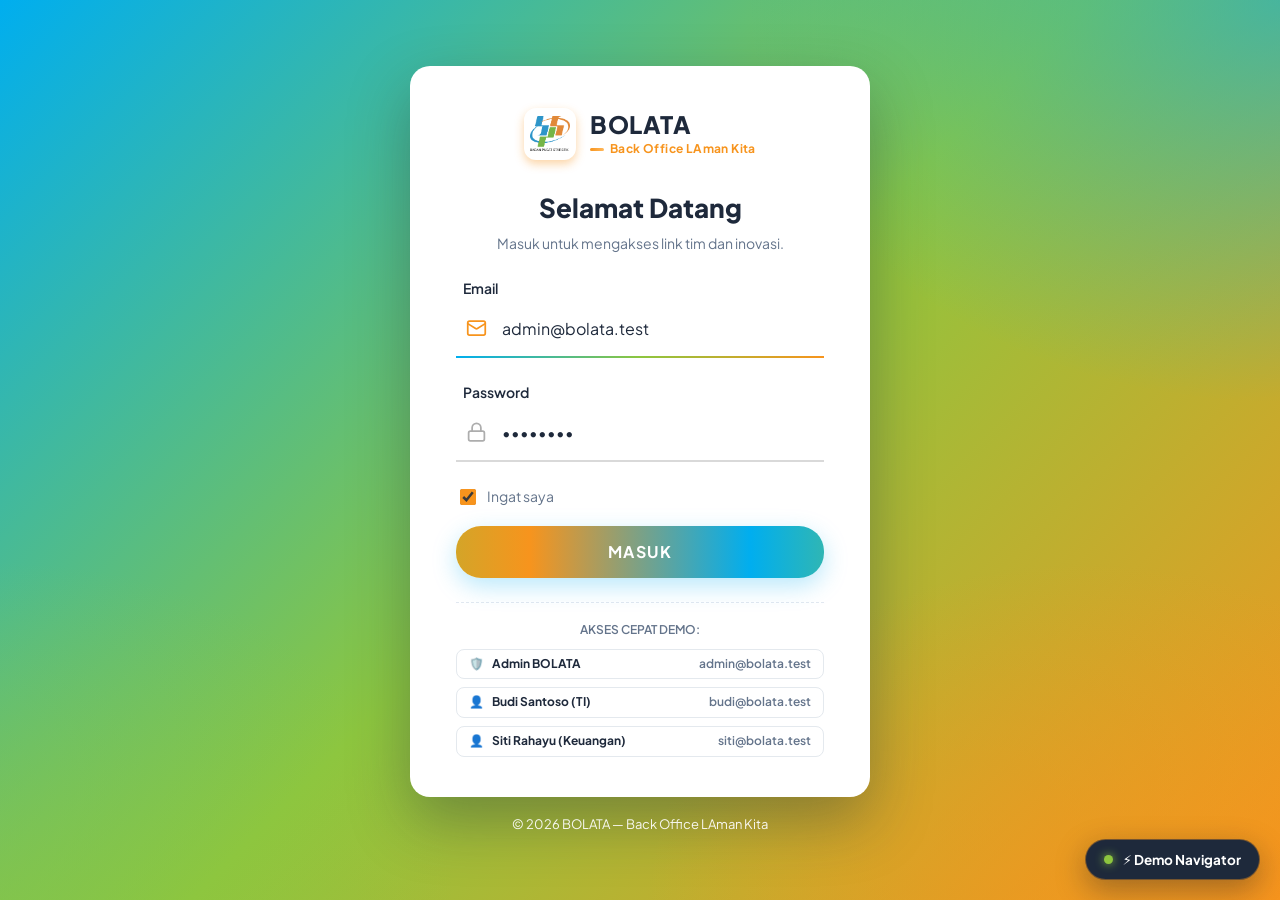
<file: index.html>
<!DOCTYPE html>
<html lang="id">
<head>
    <meta charset="utf-8">
    <meta name="viewport" content="width=device-width, initial-scale=1">
    <title>Masuk · BOLATA</title>
    <link rel="icon" type="image/png" href="images/maskot.png">
    <link rel="preconnect" href="https://fonts.googleapis.com">
    <link rel="preconnect" href="https://fonts.gstatic.com" crossorigin>
    <link href="https://fonts.googleapis.com/css2?family=Plus+Jakarta+Sans:wght@400;500;600;700;800&display=swap" rel="stylesheet">
    <link rel="stylesheet" href="css/app.css">
    <link rel="stylesheet" href="css/demo-dock.css">
</head>
<body class="guest-body">
    <div class="container-login">
        <div class="wrap-login">
            <div class="login-brand">
                <span class="brand-mark brand-mark-lg"><img src="images/logobps.png" alt="Logo BPS"></span>
                <div class="brand-text">
                    <span class="brand-name brand-name-lg">BOLATA</span>
                    <span class="brand-sub">Back Office LAman Kita</span>
                </div>
            </div>

            <h2 class="login-title">Selamat Datang</h2>
            <p class="login-subtitle">Masuk untuk mengakses link tim dan inovasi.</p>

            <form id="login-form">
                <div class="login-input-group">
                    <label for="email" class="login-label">Email</label>
                    <div class="login-input-wrap">
                        <span class="login-input-icon">
                            <svg viewBox="0 0 24 24" fill="none" stroke="currentColor" stroke-width="2" stroke-linecap="round" stroke-linejoin="round"><rect x="2" y="4" width="20" height="16" rx="2"/><path d="m22 7-8.97 5.7a1.94 1.94 0 0 1-2.06 0L2 7"/></svg>
                        </span>
                        <input class="login-input" type="email" name="email" id="email" value="admin@bolata.test" placeholder="nama@example.com" required autofocus>
                        <span class="login-focus-line"></span>
                    </div>
                </div>

                <div class="login-input-group">
                    <label for="password" class="login-label">Password</label>
                    <div class="login-input-wrap">
                        <span class="login-input-icon">
                            <svg viewBox="0 0 24 24" fill="none" stroke="currentColor" stroke-width="2" stroke-linecap="round" stroke-linejoin="round"><rect x="3" y="11" width="18" height="11" rx="2" ry="2"/><path d="M7 11V7a5 5 0 0 1 10 0v4"/></svg>
                        </span>
                        <input class="login-input" type="password" name="password" id="password" value="password" placeholder="Masukkan password" required>
                        <span class="login-focus-line"></span>
                    </div>
                </div>

                <label class="checkbox">
                    <input type="checkbox" name="remember" checked>
                    <span>Ingat saya</span>
                </label>

                <div class="login-btn-wrap">
                    <div class="login-btn-bg"></div>
                    <button type="submit" class="login-btn">Masuk</button>
                </div>
            </form>

            <div style="margin-top: 24px; padding-top: 18px; border-top: 1px dashed #E2E8F0; text-align: center;">
                <p style="font-size: 12px; color: #64748B; font-weight: 600; margin-bottom: 10px;">AKSES CEPAT DEMO:</p>
                <div style="display: flex; flex-direction: column; gap: 8px;">
                    <button type="button" class="btn btn-outline btn-sm" id="btn-quick-admin" style="justify-content: flex-start; font-size: 12px;">
                        <span>🛡️</span> <strong>Admin BOLATA</strong> <span style="color:#64748B; margin-left:auto;">admin@bolata.test</span>
                    </button>
                    <button type="button" class="btn btn-outline btn-sm" id="btn-quick-budi" style="justify-content: flex-start; font-size: 12px;">
                        <span>👤</span> <strong>Budi Santoso (TI)</strong> <span style="color:#64748B; margin-left:auto;">budi@bolata.test</span>
                    </button>
                    <button type="button" class="btn btn-outline btn-sm" id="btn-quick-siti" style="justify-content: flex-start; font-size: 12px;">
                        <span>👤</span> <strong>Siti Rahayu (Keuangan)</strong> <span style="color:#64748B; margin-left:auto;">siti@bolata.test</span>
                    </button>
                </div>
            </div>
        </div>
        <p class="auth-footer">© 2026 BOLATA — Back Office LAman Kita</p>
    </div>

    <script src="js/data-store.js"></script>
    <script src="js/app.js"></script>
    <script src="js/demo-dock.js"></script>
    <script>
        document.getElementById('login-form').addEventListener('submit', function(e) {
            e.preventDefault();
            const email = document.getElementById('email').value.trim();
            const user = BolataStore.login(email);
            if (user && user.role === 'admin') {
                window.location.href = 'admin-dashboard.html';
            } else {
                window.location.href = 'user-dashboard.html';
            }
        });

        document.getElementById('btn-quick-admin').addEventListener('click', function() {
            BolataStore.login('admin@bolata.test');
            window.location.href = 'admin-dashboard.html';
        });

        document.getElementById('btn-quick-budi').addEventListener('click', function() {
            BolataStore.login('budi@bolata.test');
            window.location.href = 'user-dashboard.html';
        });

        document.getElementById('btn-quick-siti').addEventListener('click', function() {
            BolataStore.login('siti@bolata.test');
            window.location.href = 'user-dashboard.html';
        });
    </script>
</body>
</html>
</file>
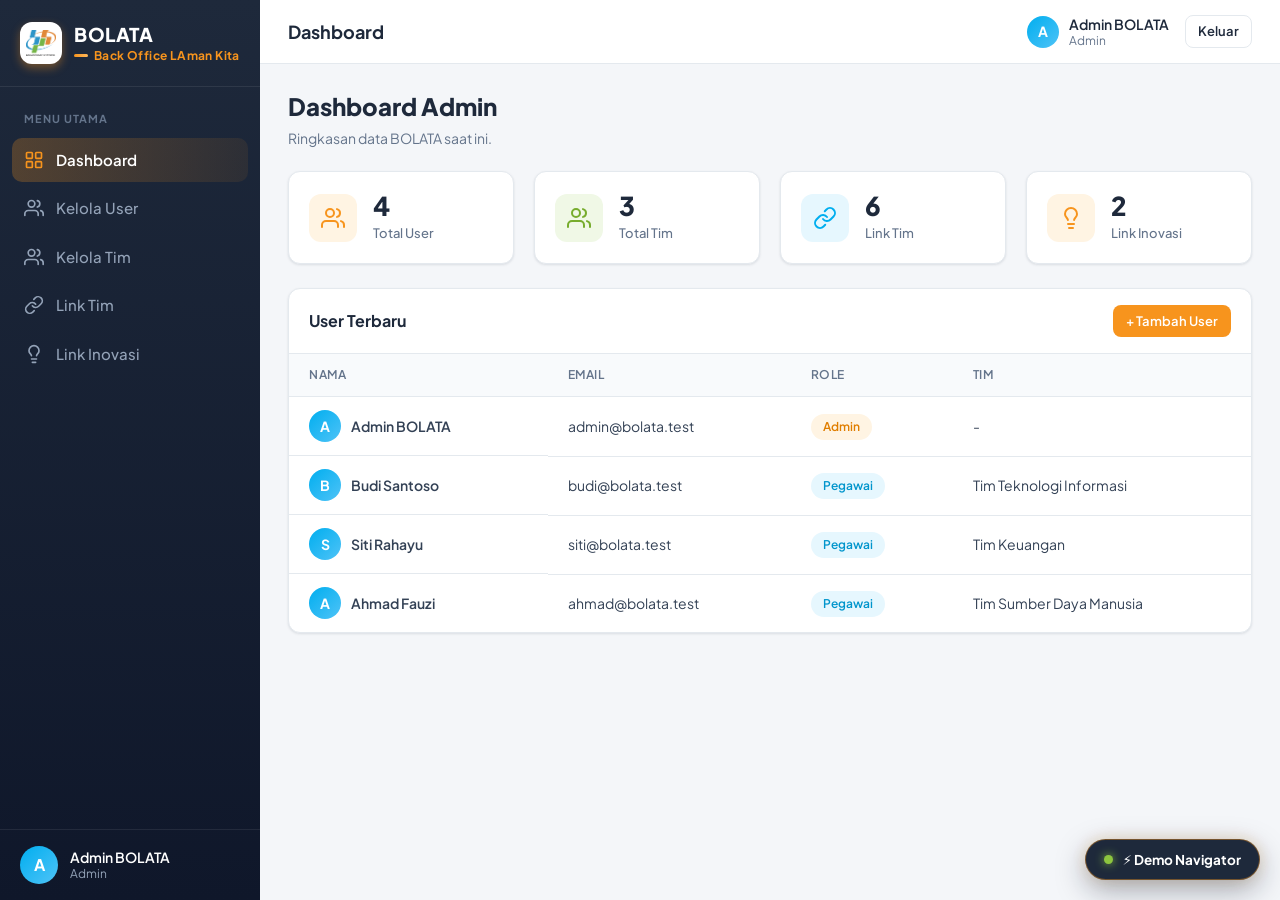
<file: admin-dashboard.html>
<!DOCTYPE html>
<html lang="id">
<head>
    <meta charset="utf-8">
    <meta name="viewport" content="width=device-width, initial-scale=1">
    <title>Dashboard · BOLATA</title>
    <link rel="icon" type="image/png" href="images/maskot.png">
    <link rel="preconnect" href="https://fonts.googleapis.com">
    <link rel="preconnect" href="https://fonts.gstatic.com" crossorigin>
    <link href="https://fonts.googleapis.com/css2?family=Plus+Jakarta+Sans:wght@400;500;600;700;800&display=swap" rel="stylesheet">
    <link rel="stylesheet" href="css/app.css">
    <link rel="stylesheet" href="css/demo-dock.css">
</head>
<body>
<div class="layout">
    <!-- Sidebar -->
    <aside class="sidebar" id="sidebar">
        <div class="sidebar-brand">
            <span class="brand-mark"><img src="images/logobps.png" alt="Logo BPS"></span>
            <div class="brand-text">
                <span class="brand-name">BOLATA</span>
                <span class="brand-sub">Back Office LAman Kita</span>
            </div>
        </div>

        <nav class="sidebar-nav">
            <p class="nav-section">Menu Utama</p>

            <a href="admin-dashboard.html" class="nav-link active">
                <svg viewBox="0 0 24 24" fill="none" stroke="currentColor" stroke-width="2" stroke-linecap="round" stroke-linejoin="round"><rect x="3" y="3" width="7" height="7" rx="1"/><rect x="14" y="3" width="7" height="7" rx="1"/><rect x="14" y="14" width="7" height="7" rx="1"/><rect x="3" y="14" width="7" height="7" rx="1"/></svg>
                <span>Dashboard</span>
            </a>
            <a href="admin-users.html" class="nav-link">
                <svg viewBox="0 0 24 24" fill="none" stroke="currentColor" stroke-width="2" stroke-linecap="round" stroke-linejoin="round"><path d="M17 21v-2a4 4 0 0 0-4-4H5a4 4 0 0 0-4 4v2"/><circle cx="9" cy="7" r="4"/><path d="M23 21v-2a4 4 0 0 0-3-3.87"/><path d="M16 3.13a4 4 0 0 1 0 7.75"/></svg>
                <span>Kelola User</span>
            </a>
            <a href="admin-teams.html" class="nav-link">
                <svg viewBox="0 0 24 24" fill="none" stroke="currentColor" stroke-width="2" stroke-linecap="round" stroke-linejoin="round"><path d="M17 21v-2a4 4 0 0 0-4-4H5a4 4 0 0 0-4 4v2"/><circle cx="9" cy="7" r="4"/><path d="M23 21v-2a4 4 0 0 0-3-3.87"/><path d="M16 3.13a4 4 0 0 1 0 7.75"/></svg>
                <span>Kelola Tim</span>
            </a>
            <a href="admin-links.html" class="nav-link">
                <svg viewBox="0 0 24 24" fill="none" stroke="currentColor" stroke-width="2" stroke-linecap="round" stroke-linejoin="round"><path d="M10 13a5 5 0 0 0 7.54.54l3-3a5 5 0 0 0-7.07-7.07l-1.72 1.71"/><path d="M14 11a5 5 0 0 0-7.54-.54l-3 3a5 5 0 0 0 7.07 7.07l1.71-1.71"/></svg>
                <span>Link Tim</span>
            </a>
            <a href="admin-innovation-links.html" class="nav-link">
                <svg viewBox="0 0 24 24" fill="none" stroke="currentColor" stroke-width="2" stroke-linecap="round" stroke-linejoin="round"><path d="M9 18h6"/><path d="M10 22h4"/><path d="M15.09 14c.18-.98.65-1.74 1.41-2.5A4.65 4.65 0 0 0 18 8 6 6 0 0 0 6 8c0 1 .23 2.23 1.5 3.5.76.76 1.23 1.52 1.41 2.5"/></svg>
                <span>Link Inovasi</span>
            </a>
        </nav>

        <div class="sidebar-footer">
            <div class="sidebar-user">
                <span class="avatar">A</span>
                <div class="sidebar-user-info">
                    <span class="sidebar-user-name">Admin BOLATA</span>
                    <span class="sidebar-user-role">Admin</span>
                </div>
            </div>
        </div>
    </aside>
    <div class="sidebar-overlay" id="sidebar-overlay"></div>

    <div class="main">
        <!-- Topbar Header -->
        <header class="topbar">
            <button type="button" class="icon-btn" id="sidebar-toggle" aria-label="Buka menu">
                <svg viewBox="0 0 24 24" fill="none" stroke="currentColor" stroke-width="2" stroke-linecap="round" stroke-linejoin="round"><line x1="3" y1="6" x2="21" y2="6"/><line x1="3" y1="12" x2="21" y2="12"/><line x1="3" y1="18" x2="21" y2="18"/></svg>
            </button>

            <div class="topbar-title">
                <h1 class="topbar-heading">Dashboard</h1>
            </div>

            <div class="topbar-right">
                <div class="topbar-user">
                    <span class="avatar avatar-sm">A</span>
                    <div class="topbar-user-info">
                        <span class="topbar-user-name">Admin BOLATA</span>
                        <span class="topbar-user-role">Admin</span>
                    </div>
                </div>
                <button type="button" class="btn btn-outline btn-sm logout-btn">Keluar</button>
            </div>
        </header>

        <!-- Main Content -->
        <main class="content">
            <div class="page-head">
                <div>
                    <h2 class="page-title">Dashboard Admin</h2>
                    <p class="page-subtitle">Ringkasan data BOLATA saat ini.</p>
                </div>
            </div>

            <div class="stat-grid">
                <a href="admin-users.html" class="stat-card">
                    <span class="stat-icon stat-icon-primary">
                        <svg viewBox="0 0 24 24" fill="none" stroke="currentColor" stroke-width="2" stroke-linecap="round" stroke-linejoin="round"><path d="M17 21v-2a4 4 0 0 0-4-4H5a4 4 0 0 0-4 4v2"/><circle cx="9" cy="7" r="4"/><path d="M23 21v-2a4 4 0 0 0-3-3.87"/><path d="M16 3.13a4 4 0 0 1 0 7.75"/></svg>
                    </span>
                    <div>
                        <span class="stat-value" id="dash-users-count">4</span>
                        <span class="stat-label">Total User</span>
                    </div>
                </a>
                <a href="admin-teams.html" class="stat-card">
                    <span class="stat-icon stat-icon-secondary">
                        <svg viewBox="0 0 24 24" fill="none" stroke="currentColor" stroke-width="2" stroke-linecap="round" stroke-linejoin="round"><path d="M17 21v-2a4 4 0 0 0-4-4H5a4 4 0 0 0-4 4v2"/><circle cx="9" cy="7" r="4"/><path d="M23 21v-2a4 4 0 0 0-3-3.87"/><path d="M16 3.13a4 4 0 0 1 0 7.75"/></svg>
                    </span>
                    <div>
                        <span class="stat-value" id="dash-teams-count">3</span>
                        <span class="stat-label">Total Tim</span>
                    </div>
                </a>
                <a href="admin-links.html" class="stat-card">
                    <span class="stat-icon stat-icon-info">
                        <svg viewBox="0 0 24 24" fill="none" stroke="currentColor" stroke-width="2" stroke-linecap="round" stroke-linejoin="round"><path d="M10 13a5 5 0 0 0 7.54.54l3-3a5 5 0 0 0-7.07-7.07l-1.72 1.71"/><path d="M14 11a5 5 0 0 0-7.54-.54l-3 3a5 5 0 0 0 7.07 7.07l1.71-1.71"/></svg>
                    </span>
                    <div>
                        <span class="stat-value" id="dash-links-count">6</span>
                        <span class="stat-label">Link Tim</span>
                    </div>
                </a>
                <a href="admin-innovation-links.html" class="stat-card">
                    <span class="stat-icon stat-icon-warning">
                        <svg viewBox="0 0 24 24" fill="none" stroke="currentColor" stroke-width="2" stroke-linecap="round" stroke-linejoin="round"><path d="M9 18h6"/><path d="M10 22h4"/><path d="M15.09 14c.18-.98.65-1.74 1.41-2.5A4.65 4.65 0 0 0 18 8 6 6 0 0 0 6 8c0 1 .23 2.23 1.5 3.5.76.76 1.23 1.52 1.41 2.5"/></svg>
                    </span>
                    <div>
                        <span class="stat-value" id="dash-innovations-count">2</span>
                        <span class="stat-label">Link Inovasi</span>
                    </div>
                </a>
            </div>

            <div class="card">
                <div class="card-header">
                    <h3 class="card-title">User Terbaru</h3>
                    <div class="card-actions">
                        <a href="admin-user-create.html" class="btn btn-primary btn-sm">+ Tambah User</a>
                    </div>
                </div>

                <div class="table-wrap">
                    <table class="table">
                        <thead>
                            <tr>
                                <th>Nama</th>
                                <th>Email</th>
                                <th>Role</th>
                                <th>Tim</th>
                            </tr>
                        </thead>
                        <tbody id="dash-users-table">
                            <!-- Hydrated from BolataStore -->
                        </tbody>
                    </table>
                </div>
            </div>
        </main>
    </div>
</div>

<script src="js/data-store.js"></script>
<script src="js/app.js"></script>
<script src="js/demo-dock.js"></script>
<script>
    document.addEventListener('DOMContentLoaded', function() {
        const stats = BolataStore.getStats();
        document.getElementById('dash-users-count').textContent = stats.users;
        document.getElementById('dash-teams-count').textContent = stats.teams;
        document.getElementById('dash-links-count').textContent = stats.links;
        document.getElementById('dash-innovations-count').textContent = stats.innovationLinks;

        const users = BolataStore.getUsers();
        const teams = BolataStore.getTeams();
        const tbody = document.getElementById('dash-users-table');

        if (users.length === 0) {
            tbody.innerHTML = '<tr><td colspan="4" class="empty">Belum ada user.</td></tr>';
        } else {
            tbody.innerHTML = users.map(u => {
                const team = teams.find(t => t.id === u.team_id);
                const roleBadgeClass = u.role === 'admin' ? 'badge-admin' : 'badge-pegawai';
                const roleLabel = u.role === 'admin' ? 'Admin' : 'Pegawai';
                return `
                    <tr>
                        <td class="cell-user">
                            <span class="avatar avatar-sm">${u.name.charAt(0).toUpperCase()}</span>
                            <span>${u.name}</span>
                        </td>
                        <td>${u.email}</td>
                        <td><span class="badge ${roleBadgeClass}">${roleLabel}</span></td>
                        <td>${team ? team.name : '-'}</td>
                    </tr>
                `;
            }).join('');
        }
    });
</script>
</body>
</html>
</file>
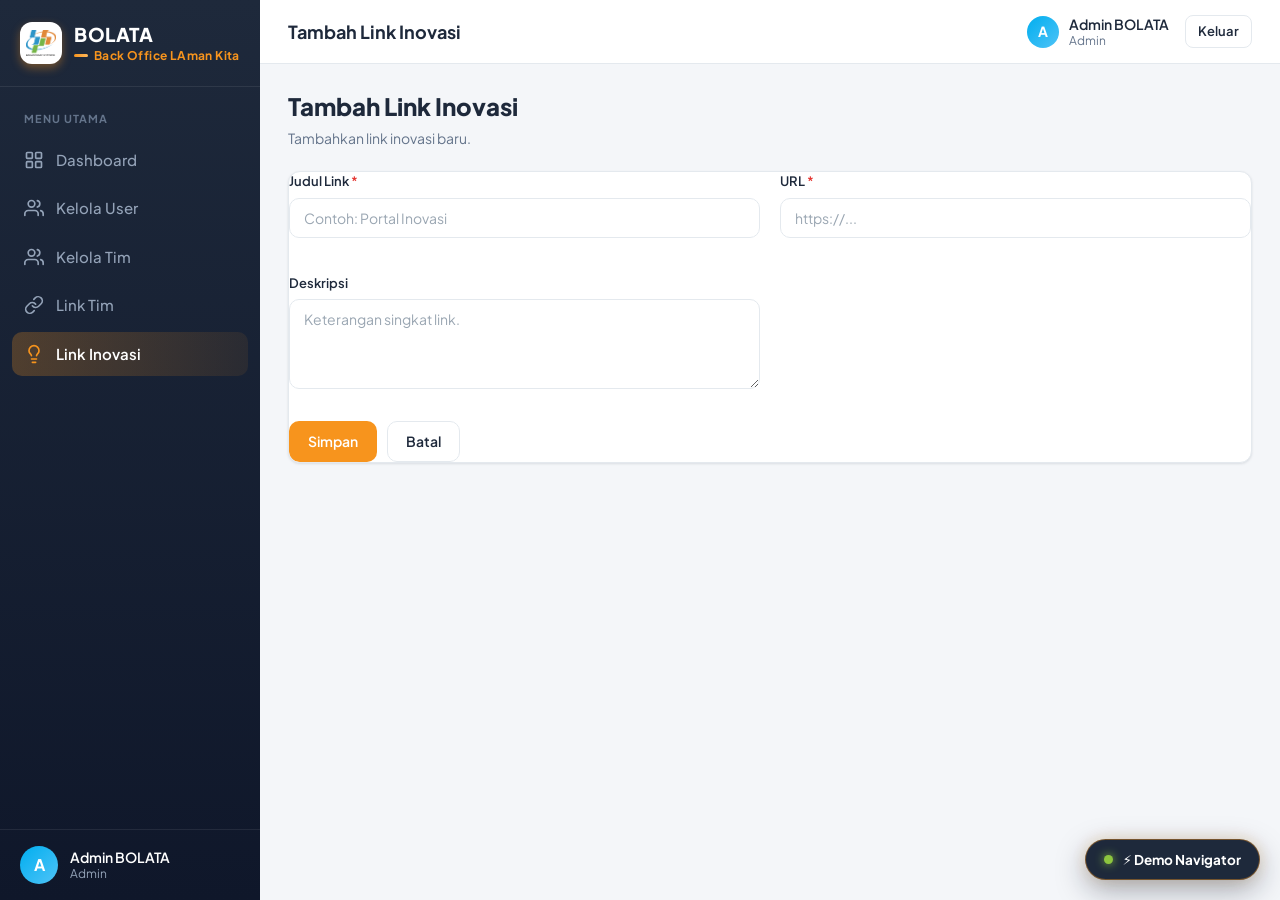
<file: admin-innovation-link-create.html>
<!DOCTYPE html>
<html lang="id">
<head>
    <meta charset="utf-8">
    <meta name="viewport" content="width=device-width, initial-scale=1">
    <title>Tambah Link Inovasi · BOLATA</title>
    <link rel="icon" type="image/png" href="images/maskot.png">
    <link rel="preconnect" href="https://fonts.googleapis.com">
    <link rel="preconnect" href="https://fonts.gstatic.com" crossorigin>
    <link href="https://fonts.googleapis.com/css2?family=Plus+Jakarta+Sans:wght@400;500;600;700;800&display=swap" rel="stylesheet">
    <link rel="stylesheet" href="css/app.css">
    <link rel="stylesheet" href="css/demo-dock.css">
</head>
<body>
<div class="layout">
    <!-- Sidebar -->
    <aside class="sidebar" id="sidebar">
        <div class="sidebar-brand">
            <span class="brand-mark"><img src="images/logobps.png" alt="Logo BPS"></span>
            <div class="brand-text">
                <span class="brand-name">BOLATA</span>
                <span class="brand-sub">Back Office LAman Kita</span>
            </div>
        </div>

        <nav class="sidebar-nav">
            <p class="nav-section">Menu Utama</p>

            <a href="admin-dashboard.html" class="nav-link">
                <svg viewBox="0 0 24 24" fill="none" stroke="currentColor" stroke-width="2" stroke-linecap="round" stroke-linejoin="round"><rect x="3" y="3" width="7" height="7" rx="1"/><rect x="14" y="3" width="7" height="7" rx="1"/><rect x="14" y="14" width="7" height="7" rx="1"/><rect x="3" y="14" width="7" height="7" rx="1"/></svg>
                <span>Dashboard</span>
            </a>
            <a href="admin-users.html" class="nav-link">
                <svg viewBox="0 0 24 24" fill="none" stroke="currentColor" stroke-width="2" stroke-linecap="round" stroke-linejoin="round"><path d="M17 21v-2a4 4 0 0 0-4-4H5a4 4 0 0 0-4 4v2"/><circle cx="9" cy="7" r="4"/><path d="M23 21v-2a4 4 0 0 0-3-3.87"/><path d="M16 3.13a4 4 0 0 1 0 7.75"/></svg>
                <span>Kelola User</span>
            </a>
            <a href="admin-teams.html" class="nav-link">
                <svg viewBox="0 0 24 24" fill="none" stroke="currentColor" stroke-width="2" stroke-linecap="round" stroke-linejoin="round"><path d="M17 21v-2a4 4 0 0 0-4-4H5a4 4 0 0 0-4 4v2"/><circle cx="9" cy="7" r="4"/><path d="M23 21v-2a4 4 0 0 0-3-3.87"/><path d="M16 3.13a4 4 0 0 1 0 7.75"/></svg>
                <span>Kelola Tim</span>
            </a>
            <a href="admin-links.html" class="nav-link">
                <svg viewBox="0 0 24 24" fill="none" stroke="currentColor" stroke-width="2" stroke-linecap="round" stroke-linejoin="round"><path d="M10 13a5 5 0 0 0 7.54.54l3-3a5 5 0 0 0-7.07-7.07l-1.72 1.71"/><path d="M14 11a5 5 0 0 0-7.54-.54l-3 3a5 5 0 0 0 7.07 7.07l1.71-1.71"/></svg>
                <span>Link Tim</span>
            </a>
            <a href="admin-innovation-links.html" class="nav-link active">
                <svg viewBox="0 0 24 24" fill="none" stroke="currentColor" stroke-width="2" stroke-linecap="round" stroke-linejoin="round"><path d="M9 18h6"/><path d="M10 22h4"/><path d="M15.09 14c.18-.98.65-1.74 1.41-2.5A4.65 4.65 0 0 0 18 8 6 6 0 0 0 6 8c0 1 .23 2.23 1.5 3.5.76.76 1.23 1.52 1.41 2.5"/></svg>
                <span>Link Inovasi</span>
            </a>
        </nav>

        <div class="sidebar-footer">
            <div class="sidebar-user">
                <span class="avatar">A</span>
                <div class="sidebar-user-info">
                    <span class="sidebar-user-name">Admin BOLATA</span>
                    <span class="sidebar-user-role">Admin</span>
                </div>
            </div>
        </div>
    </aside>
    <div class="sidebar-overlay" id="sidebar-overlay"></div>

    <div class="main">
        <!-- Topbar Header -->
        <header class="topbar">
            <button type="button" class="icon-btn" id="sidebar-toggle" aria-label="Buka menu">
                <svg viewBox="0 0 24 24" fill="none" stroke="currentColor" stroke-width="2" stroke-linecap="round" stroke-linejoin="round"><line x1="3" y1="6" x2="21" y2="6"/><line x1="3" y1="12" x2="21" y2="12"/><line x1="3" y1="18" x2="21" y2="18"/></svg>
            </button>

            <div class="topbar-title">
                <h1 class="topbar-heading">Tambah Link Inovasi</h1>
            </div>

            <div class="topbar-right">
                <div class="topbar-user">
                    <span class="avatar avatar-sm">A</span>
                    <div class="topbar-user-info">
                        <span class="topbar-user-name">Admin BOLATA</span>
                        <span class="topbar-user-role">Admin</span>
                    </div>
                </div>
                <button type="button" class="btn btn-outline btn-sm logout-btn">Keluar</button>
            </div>
        </header>

        <!-- Main Content -->
        <main class="content">
            <div class="page-head">
                <div>
                    <h2 class="page-title">Tambah Link Inovasi</h2>
                    <p class="page-subtitle">Tambahkan link inovasi baru.</p>
                </div>
            </div>

            <div class="card">
                <form id="create-innovation-form">
                    <div class="form-grid">
                        <div class="form-group">
                            <label class="form-label" for="title">Judul Link <span class="required">*</span></label>
                            <input class="form-input" type="text" name="title" id="title" placeholder="Contoh: Portal Inovasi" required>
                        </div>

                        <div class="form-group">
                            <label class="form-label" for="url">URL <span class="required">*</span></label>
                            <input class="form-input" type="url" name="url" id="url" placeholder="https://..." required>
                        </div>

                        <div class="form-group">
                            <label class="form-label" for="description">Deskripsi</label>
                            <textarea class="form-input" name="description" id="description" rows="3" placeholder="Keterangan singkat link."></textarea>
                        </div>
                    </div>

                    <div class="form-actions">
                        <button type="submit" class="btn btn-primary">Simpan</button>
                        <a href="admin-innovation-links.html" class="btn btn-outline">Batal</a>
                    </div>
                </form>
            </div>
        </main>
    </div>
</div>

<script src="js/data-store.js"></script>
<script src="js/app.js"></script>
<script src="js/demo-dock.js"></script>
<script>
    document.getElementById('create-innovation-form').addEventListener('submit', (e) => {
        e.preventDefault();
        const title = document.getElementById('title').value.trim();
        sessionStorage.setItem('bolata_flash', `Mode Preview Statis: Simulasi input inovasi "${title}" berhasil (data dummy tetap paten).`);
        window.location.href = 'admin-innovation-links.html';
    });
</script>
</body>
</html>
</file>
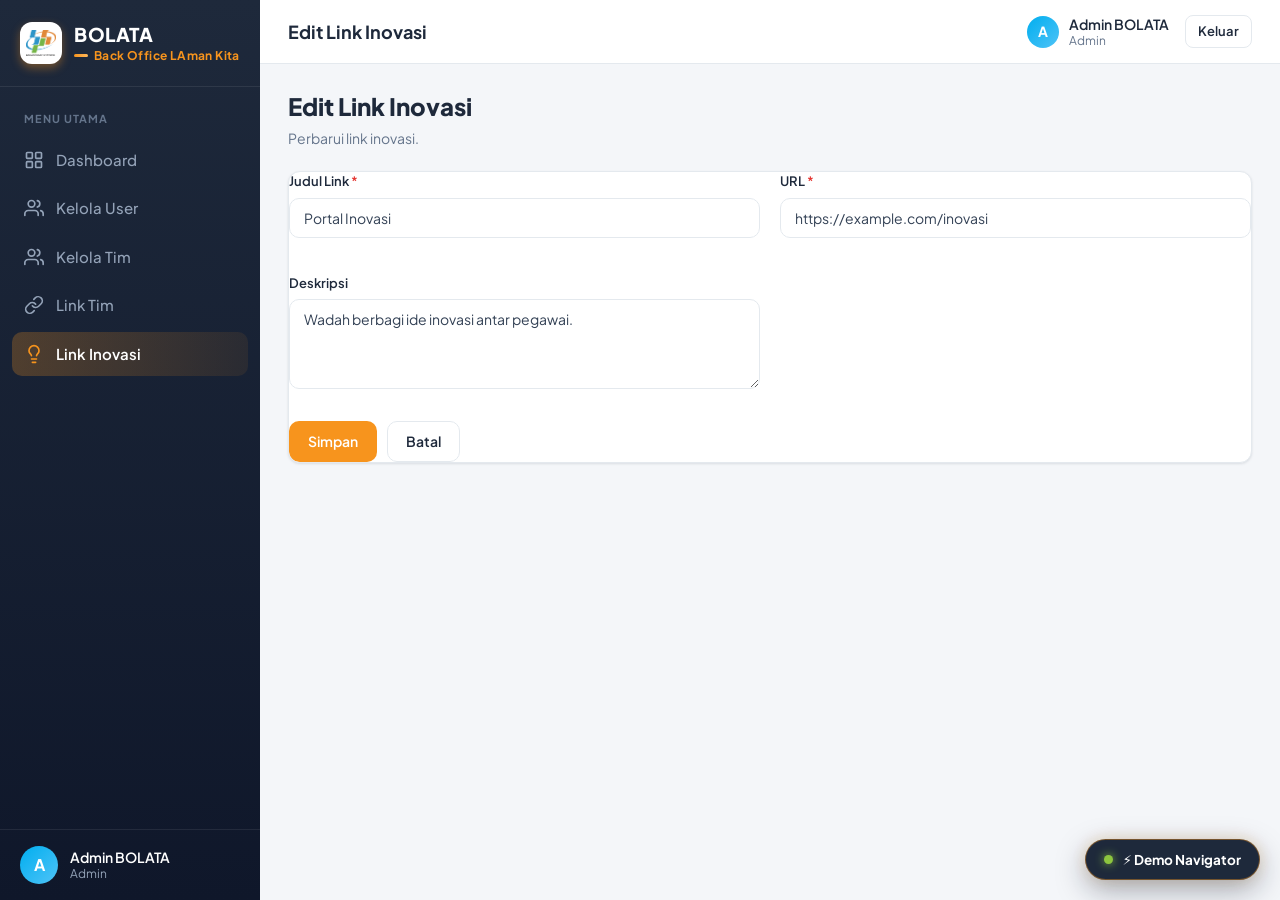
<file: admin-innovation-link-edit.html>
<!DOCTYPE html>
<html lang="id">
<head>
    <meta charset="utf-8">
    <meta name="viewport" content="width=device-width, initial-scale=1">
    <title>Edit Link Inovasi · BOLATA</title>
    <link rel="icon" type="image/png" href="images/maskot.png">
    <link rel="preconnect" href="https://fonts.googleapis.com">
    <link rel="preconnect" href="https://fonts.gstatic.com" crossorigin>
    <link href="https://fonts.googleapis.com/css2?family=Plus+Jakarta+Sans:wght@400;500;600;700;800&display=swap" rel="stylesheet">
    <link rel="stylesheet" href="css/app.css">
    <link rel="stylesheet" href="css/demo-dock.css">
</head>
<body>
<div class="layout">
    <!-- Sidebar -->
    <aside class="sidebar" id="sidebar">
        <div class="sidebar-brand">
            <span class="brand-mark"><img src="images/logobps.png" alt="Logo BPS"></span>
            <div class="brand-text">
                <span class="brand-name">BOLATA</span>
                <span class="brand-sub">Back Office LAman Kita</span>
            </div>
        </div>

        <nav class="sidebar-nav">
            <p class="nav-section">Menu Utama</p>

            <a href="admin-dashboard.html" class="nav-link">
                <svg viewBox="0 0 24 24" fill="none" stroke="currentColor" stroke-width="2" stroke-linecap="round" stroke-linejoin="round"><rect x="3" y="3" width="7" height="7" rx="1"/><rect x="14" y="3" width="7" height="7" rx="1"/><rect x="14" y="14" width="7" height="7" rx="1"/><rect x="3" y="14" width="7" height="7" rx="1"/></svg>
                <span>Dashboard</span>
            </a>
            <a href="admin-users.html" class="nav-link">
                <svg viewBox="0 0 24 24" fill="none" stroke="currentColor" stroke-width="2" stroke-linecap="round" stroke-linejoin="round"><path d="M17 21v-2a4 4 0 0 0-4-4H5a4 4 0 0 0-4 4v2"/><circle cx="9" cy="7" r="4"/><path d="M23 21v-2a4 4 0 0 0-3-3.87"/><path d="M16 3.13a4 4 0 0 1 0 7.75"/></svg>
                <span>Kelola User</span>
            </a>
            <a href="admin-teams.html" class="nav-link">
                <svg viewBox="0 0 24 24" fill="none" stroke="currentColor" stroke-width="2" stroke-linecap="round" stroke-linejoin="round"><path d="M17 21v-2a4 4 0 0 0-4-4H5a4 4 0 0 0-4 4v2"/><circle cx="9" cy="7" r="4"/><path d="M23 21v-2a4 4 0 0 0-3-3.87"/><path d="M16 3.13a4 4 0 0 1 0 7.75"/></svg>
                <span>Kelola Tim</span>
            </a>
            <a href="admin-links.html" class="nav-link">
                <svg viewBox="0 0 24 24" fill="none" stroke="currentColor" stroke-width="2" stroke-linecap="round" stroke-linejoin="round"><path d="M10 13a5 5 0 0 0 7.54.54l3-3a5 5 0 0 0-7.07-7.07l-1.72 1.71"/><path d="M14 11a5 5 0 0 0-7.54-.54l-3 3a5 5 0 0 0 7.07 7.07l1.71-1.71"/></svg>
                <span>Link Tim</span>
            </a>
            <a href="admin-innovation-links.html" class="nav-link active">
                <svg viewBox="0 0 24 24" fill="none" stroke="currentColor" stroke-width="2" stroke-linecap="round" stroke-linejoin="round"><path d="M9 18h6"/><path d="M10 22h4"/><path d="M15.09 14c.18-.98.65-1.74 1.41-2.5A4.65 4.65 0 0 0 18 8 6 6 0 0 0 6 8c0 1 .23 2.23 1.5 3.5.76.76 1.23 1.52 1.41 2.5"/></svg>
                <span>Link Inovasi</span>
            </a>
        </nav>

        <div class="sidebar-footer">
            <div class="sidebar-user">
                <span class="avatar">A</span>
                <div class="sidebar-user-info">
                    <span class="sidebar-user-name">Admin BOLATA</span>
                    <span class="sidebar-user-role">Admin</span>
                </div>
            </div>
        </div>
    </aside>
    <div class="sidebar-overlay" id="sidebar-overlay"></div>

    <div class="main">
        <!-- Topbar Header -->
        <header class="topbar">
            <button type="button" class="icon-btn" id="sidebar-toggle" aria-label="Buka menu">
                <svg viewBox="0 0 24 24" fill="none" stroke="currentColor" stroke-width="2" stroke-linecap="round" stroke-linejoin="round"><line x1="3" y1="6" x2="21" y2="6"/><line x1="3" y1="12" x2="21" y2="12"/><line x1="3" y1="18" x2="21" y2="18"/></svg>
            </button>

            <div class="topbar-title">
                <h1 class="topbar-heading">Edit Link Inovasi</h1>
            </div>

            <div class="topbar-right">
                <div class="topbar-user">
                    <span class="avatar avatar-sm">A</span>
                    <div class="topbar-user-info">
                        <span class="topbar-user-name">Admin BOLATA</span>
                        <span class="topbar-user-role">Admin</span>
                    </div>
                </div>
                <button type="button" class="btn btn-outline btn-sm logout-btn">Keluar</button>
            </div>
        </header>

        <!-- Main Content -->
        <main class="content">
            <div class="page-head">
                <div>
                    <h2 class="page-title">Edit Link Inovasi</h2>
                    <p class="page-subtitle">Perbarui link inovasi.</p>
                </div>
            </div>

            <div class="card">
                <form id="edit-innovation-form">
                    <div class="form-grid">
                        <div class="form-group">
                            <label class="form-label" for="title">Judul Link <span class="required">*</span></label>
                            <input class="form-input" type="text" name="title" id="title" required>
                        </div>

                        <div class="form-group">
                            <label class="form-label" for="url">URL <span class="required">*</span></label>
                            <input class="form-input" type="url" name="url" id="url" required>
                        </div>

                        <div class="form-group">
                            <label class="form-label" for="description">Deskripsi</label>
                            <textarea class="form-input" name="description" id="description" rows="3"></textarea>
                        </div>
                    </div>

                    <div class="form-actions">
                        <button type="submit" class="btn btn-primary">Simpan</button>
                        <a href="admin-innovation-links.html" class="btn btn-outline">Batal</a>
                    </div>
                </form>
            </div>
        </main>
    </div>
</div>

<script src="js/data-store.js"></script>
<script src="js/app.js"></script>
<script src="js/demo-dock.js"></script>
<script>
    document.addEventListener('DOMContentLoaded', () => {
        const urlParams = new URLSearchParams(window.location.search);
        const linkId = parseInt(urlParams.get('id') || '1', 10);
        const link = BolataStore.getInnovationLink(linkId) || BolataStore.getInnovationLinks()[0];

        if (link) {
            document.getElementById('title').value = link.title;
            document.getElementById('url').value = link.url;
            document.getElementById('description').value = link.description || '';
        }

        document.getElementById('edit-innovation-form').addEventListener('submit', (e) => {
            e.preventDefault();
            const title = document.getElementById('title').value.trim();
            sessionStorage.setItem('bolata_flash', `Mode Preview Statis: Simulasi perbarui inovasi "${title}" berhasil (data dummy tetap paten).`);
            window.location.href = 'admin-innovation-links.html';
        });
    });
</script>
</body>
</html>
</file>
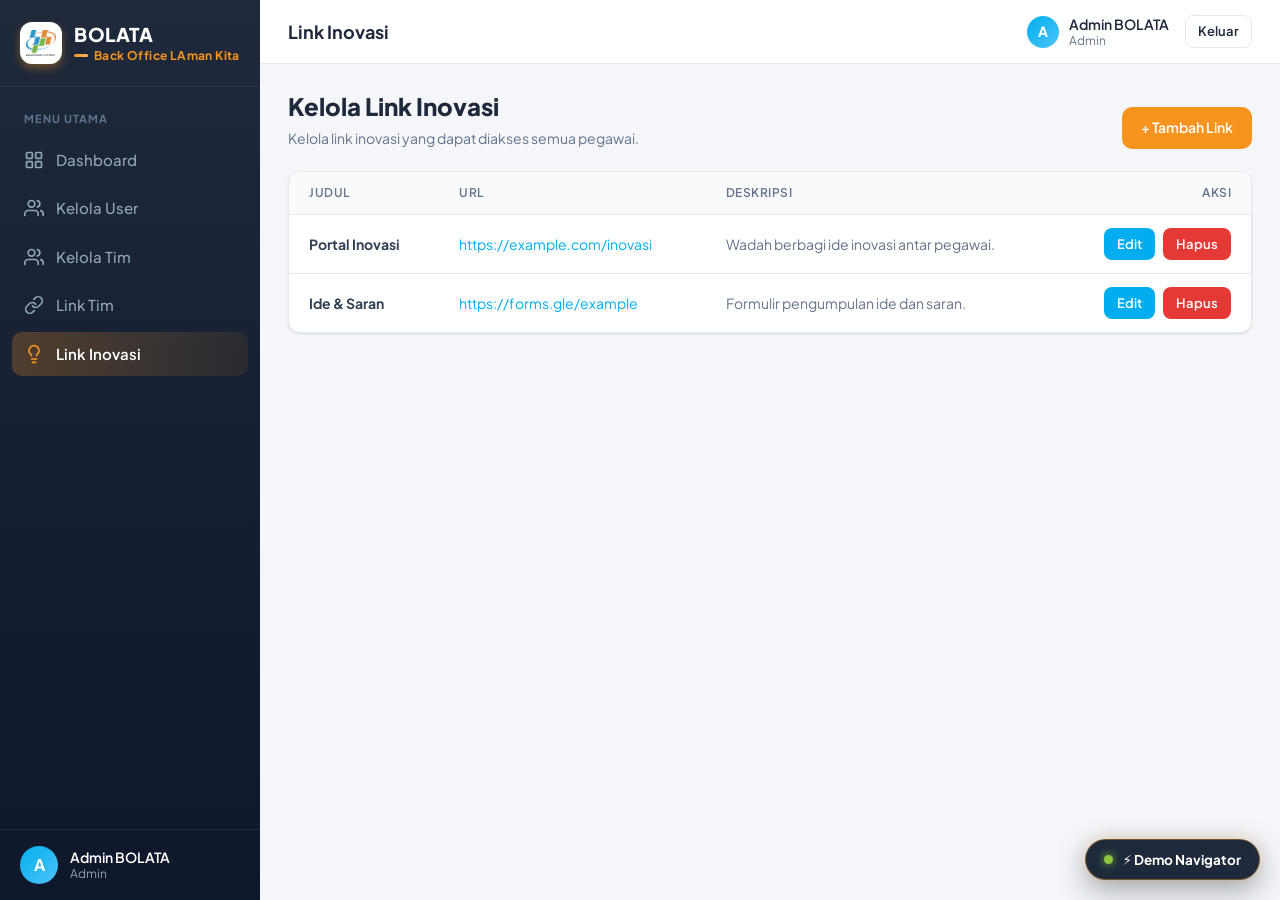
<file: admin-innovation-links.html>
<!DOCTYPE html>
<html lang="id">
<head>
    <meta charset="utf-8">
    <meta name="viewport" content="width=device-width, initial-scale=1">
    <title>Link Inovasi · BOLATA</title>
    <link rel="icon" type="image/png" href="images/maskot.png">
    <link rel="preconnect" href="https://fonts.googleapis.com">
    <link rel="preconnect" href="https://fonts.gstatic.com" crossorigin>
    <link href="https://fonts.googleapis.com/css2?family=Plus+Jakarta+Sans:wght@400;500;600;700;800&display=swap" rel="stylesheet">
    <link rel="stylesheet" href="css/app.css">
    <link rel="stylesheet" href="css/demo-dock.css">
</head>
<body>
<div class="layout">
    <!-- Sidebar -->
    <aside class="sidebar" id="sidebar">
        <div class="sidebar-brand">
            <span class="brand-mark"><img src="images/logobps.png" alt="Logo BPS"></span>
            <div class="brand-text">
                <span class="brand-name">BOLATA</span>
                <span class="brand-sub">Back Office LAman Kita</span>
            </div>
        </div>

        <nav class="sidebar-nav">
            <p class="nav-section">Menu Utama</p>

            <a href="admin-dashboard.html" class="nav-link">
                <svg viewBox="0 0 24 24" fill="none" stroke="currentColor" stroke-width="2" stroke-linecap="round" stroke-linejoin="round"><rect x="3" y="3" width="7" height="7" rx="1"/><rect x="14" y="3" width="7" height="7" rx="1"/><rect x="14" y="14" width="7" height="7" rx="1"/><rect x="3" y="14" width="7" height="7" rx="1"/></svg>
                <span>Dashboard</span>
            </a>
            <a href="admin-users.html" class="nav-link">
                <svg viewBox="0 0 24 24" fill="none" stroke="currentColor" stroke-width="2" stroke-linecap="round" stroke-linejoin="round"><path d="M17 21v-2a4 4 0 0 0-4-4H5a4 4 0 0 0-4 4v2"/><circle cx="9" cy="7" r="4"/><path d="M23 21v-2a4 4 0 0 0-3-3.87"/><path d="M16 3.13a4 4 0 0 1 0 7.75"/></svg>
                <span>Kelola User</span>
            </a>
            <a href="admin-teams.html" class="nav-link">
                <svg viewBox="0 0 24 24" fill="none" stroke="currentColor" stroke-width="2" stroke-linecap="round" stroke-linejoin="round"><path d="M17 21v-2a4 4 0 0 0-4-4H5a4 4 0 0 0-4 4v2"/><circle cx="9" cy="7" r="4"/><path d="M23 21v-2a4 4 0 0 0-3-3.87"/><path d="M16 3.13a4 4 0 0 1 0 7.75"/></svg>
                <span>Kelola Tim</span>
            </a>
            <a href="admin-links.html" class="nav-link">
                <svg viewBox="0 0 24 24" fill="none" stroke="currentColor" stroke-width="2" stroke-linecap="round" stroke-linejoin="round"><path d="M10 13a5 5 0 0 0 7.54.54l3-3a5 5 0 0 0-7.07-7.07l-1.72 1.71"/><path d="M14 11a5 5 0 0 0-7.54-.54l-3 3a5 5 0 0 0 7.07 7.07l1.71-1.71"/></svg>
                <span>Link Tim</span>
            </a>
            <a href="admin-innovation-links.html" class="nav-link active">
                <svg viewBox="0 0 24 24" fill="none" stroke="currentColor" stroke-width="2" stroke-linecap="round" stroke-linejoin="round"><path d="M9 18h6"/><path d="M10 22h4"/><path d="M15.09 14c.18-.98.65-1.74 1.41-2.5A4.65 4.65 0 0 0 18 8 6 6 0 0 0 6 8c0 1 .23 2.23 1.5 3.5.76.76 1.23 1.52 1.41 2.5"/></svg>
                <span>Link Inovasi</span>
            </a>
        </nav>

        <div class="sidebar-footer">
            <div class="sidebar-user">
                <span class="avatar">A</span>
                <div class="sidebar-user-info">
                    <span class="sidebar-user-name">Admin BOLATA</span>
                    <span class="sidebar-user-role">Admin</span>
                </div>
            </div>
        </div>
    </aside>
    <div class="sidebar-overlay" id="sidebar-overlay"></div>

    <div class="main">
        <!-- Topbar Header -->
        <header class="topbar">
            <button type="button" class="icon-btn" id="sidebar-toggle" aria-label="Buka menu">
                <svg viewBox="0 0 24 24" fill="none" stroke="currentColor" stroke-width="2" stroke-linecap="round" stroke-linejoin="round"><line x1="3" y1="6" x2="21" y2="6"/><line x1="3" y1="12" x2="21" y2="12"/><line x1="3" y1="18" x2="21" y2="18"/></svg>
            </button>

            <div class="topbar-title">
                <h1 class="topbar-heading">Link Inovasi</h1>
            </div>

            <div class="topbar-right">
                <div class="topbar-user">
                    <span class="avatar avatar-sm">A</span>
                    <div class="topbar-user-info">
                        <span class="topbar-user-name">Admin BOLATA</span>
                        <span class="topbar-user-role">Admin</span>
                    </div>
                </div>
                <button type="button" class="btn btn-outline btn-sm logout-btn">Keluar</button>
            </div>
        </header>

        <!-- Main Content -->
        <main class="content">
            <div id="alert-container"></div>

            <div class="page-head">
                <div>
                    <h2 class="page-title">Kelola Link Inovasi</h2>
                    <p class="page-subtitle">Kelola link inovasi yang dapat diakses semua pegawai.</p>
                </div>
                <a href="admin-innovation-link-create.html" class="btn btn-primary">+ Tambah Link</a>
            </div>

            <div class="card">
                <div class="table-wrap">
                    <table class="table">
                        <thead>
                            <tr>
                                <th>Judul</th>
                                <th>URL</th>
                                <th>Deskripsi</th>
                                <th class="text-right">Aksi</th>
                            </tr>
                        </thead>
                        <tbody id="innovations-table-body">
                            <!-- Hydrated from BolataStore -->
                        </tbody>
                    </table>
                </div>
            </div>
        </main>
    </div>
</div>

<script src="js/data-store.js"></script>
<script src="js/app.js"></script>
<script src="js/demo-dock.js"></script>
<script>
    function showAlert(msg, type = 'success') {
        const container = document.getElementById('alert-container');
        container.innerHTML = `<div class="alert alert-${type}" data-auto-dismiss>${msg}</div>`;
        setTimeout(() => {
            const el = container.querySelector('.alert');
            if (el) el.remove();
        }, 4000);
    }

    function renderInnovations() {
        const links = BolataStore.getInnovationLinks();
        const tbody = document.getElementById('innovations-table-body');

        if (links.length === 0) {
            tbody.innerHTML = '<tr><td colspan="4" class="empty">Belum ada link inovasi.</td></tr>';
            return;
        }

        tbody.innerHTML = links.map(l => {
            return `
                <tr>
                    <td><strong>${l.title}</strong></td>
                    <td><a href="${l.url}" target="_blank" rel="noopener" class="link-url">${l.url}</a></td>
                    <td class="cell-desc">${l.description || '-'}</td>
                    <td>
                        <div class="table-actions">
                            <a href="admin-innovation-link-edit.html?id=${l.id}" class="btn btn-info btn-sm">Edit</a>
                            <button type="button" class="btn btn-danger btn-sm" onclick="handleDeleteInnovation(${l.id}, '${escapeHtml(l.title)}')">Hapus</button>
                        </div>
                    </td>
                </tr>
            `;
        }).join('');
    }

    function escapeHtml(text) {
        return text.replace(/'/g, "\\'");
    }

    function handleDeleteInnovation(id, title) {
        alert(`Mode Preview Statis: Link inovasi "${title}" tidak dapat dihapus agar kelengkapan tampilan demo tetap terjaga.`);
    }

    document.addEventListener('DOMContentLoaded', () => {
        const flashMsg = sessionStorage.getItem('bolata_flash');
        if (flashMsg) {
            showAlert(flashMsg);
            sessionStorage.removeItem('bolata_flash');
        }
        renderInnovations();
    });
</script>
</body>
</html>
</file>
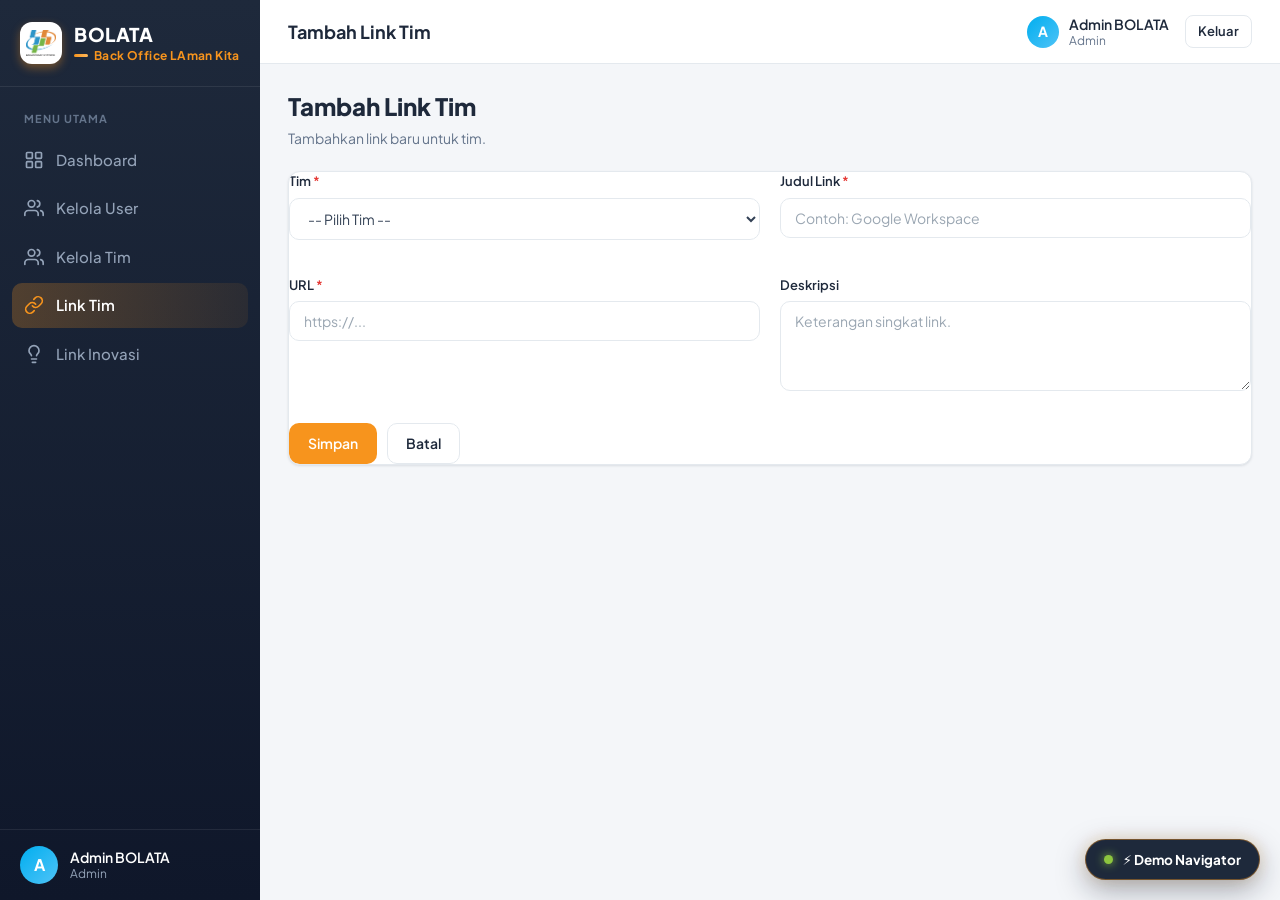
<file: admin-link-create.html>
<!DOCTYPE html>
<html lang="id">
<head>
    <meta charset="utf-8">
    <meta name="viewport" content="width=device-width, initial-scale=1">
    <title>Tambah Link Tim · BOLATA</title>
    <link rel="icon" type="image/png" href="images/maskot.png">
    <link rel="preconnect" href="https://fonts.googleapis.com">
    <link rel="preconnect" href="https://fonts.gstatic.com" crossorigin>
    <link href="https://fonts.googleapis.com/css2?family=Plus+Jakarta+Sans:wght@400;500;600;700;800&display=swap" rel="stylesheet">
    <link rel="stylesheet" href="css/app.css">
    <link rel="stylesheet" href="css/demo-dock.css">
</head>
<body>
<div class="layout">
    <!-- Sidebar -->
    <aside class="sidebar" id="sidebar">
        <div class="sidebar-brand">
            <span class="brand-mark"><img src="images/logobps.png" alt="Logo BPS"></span>
            <div class="brand-text">
                <span class="brand-name">BOLATA</span>
                <span class="brand-sub">Back Office LAman Kita</span>
            </div>
        </div>

        <nav class="sidebar-nav">
            <p class="nav-section">Menu Utama</p>

            <a href="admin-dashboard.html" class="nav-link">
                <svg viewBox="0 0 24 24" fill="none" stroke="currentColor" stroke-width="2" stroke-linecap="round" stroke-linejoin="round"><rect x="3" y="3" width="7" height="7" rx="1"/><rect x="14" y="3" width="7" height="7" rx="1"/><rect x="14" y="14" width="7" height="7" rx="1"/><rect x="3" y="14" width="7" height="7" rx="1"/></svg>
                <span>Dashboard</span>
            </a>
            <a href="admin-users.html" class="nav-link">
                <svg viewBox="0 0 24 24" fill="none" stroke="currentColor" stroke-width="2" stroke-linecap="round" stroke-linejoin="round"><path d="M17 21v-2a4 4 0 0 0-4-4H5a4 4 0 0 0-4 4v2"/><circle cx="9" cy="7" r="4"/><path d="M23 21v-2a4 4 0 0 0-3-3.87"/><path d="M16 3.13a4 4 0 0 1 0 7.75"/></svg>
                <span>Kelola User</span>
            </a>
            <a href="admin-teams.html" class="nav-link">
                <svg viewBox="0 0 24 24" fill="none" stroke="currentColor" stroke-width="2" stroke-linecap="round" stroke-linejoin="round"><path d="M17 21v-2a4 4 0 0 0-4-4H5a4 4 0 0 0-4 4v2"/><circle cx="9" cy="7" r="4"/><path d="M23 21v-2a4 4 0 0 0-3-3.87"/><path d="M16 3.13a4 4 0 0 1 0 7.75"/></svg>
                <span>Kelola Tim</span>
            </a>
            <a href="admin-links.html" class="nav-link active">
                <svg viewBox="0 0 24 24" fill="none" stroke="currentColor" stroke-width="2" stroke-linecap="round" stroke-linejoin="round"><path d="M10 13a5 5 0 0 0 7.54.54l3-3a5 5 0 0 0-7.07-7.07l-1.72 1.71"/><path d="M14 11a5 5 0 0 0-7.54-.54l-3 3a5 5 0 0 0 7.07 7.07l1.71-1.71"/></svg>
                <span>Link Tim</span>
            </a>
            <a href="admin-innovation-links.html" class="nav-link">
                <svg viewBox="0 0 24 24" fill="none" stroke="currentColor" stroke-width="2" stroke-linecap="round" stroke-linejoin="round"><path d="M9 18h6"/><path d="M10 22h4"/><path d="M15.09 14c.18-.98.65-1.74 1.41-2.5A4.65 4.65 0 0 0 18 8 6 6 0 0 0 6 8c0 1 .23 2.23 1.5 3.5.76.76 1.23 1.52 1.41 2.5"/></svg>
                <span>Link Inovasi</span>
            </a>
        </nav>

        <div class="sidebar-footer">
            <div class="sidebar-user">
                <span class="avatar">A</span>
                <div class="sidebar-user-info">
                    <span class="sidebar-user-name">Admin BOLATA</span>
                    <span class="sidebar-user-role">Admin</span>
                </div>
            </div>
        </div>
    </aside>
    <div class="sidebar-overlay" id="sidebar-overlay"></div>

    <div class="main">
        <!-- Topbar Header -->
        <header class="topbar">
            <button type="button" class="icon-btn" id="sidebar-toggle" aria-label="Buka menu">
                <svg viewBox="0 0 24 24" fill="none" stroke="currentColor" stroke-width="2" stroke-linecap="round" stroke-linejoin="round"><line x1="3" y1="6" x2="21" y2="6"/><line x1="3" y1="12" x2="21" y2="12"/><line x1="3" y1="18" x2="21" y2="18"/></svg>
            </button>

            <div class="topbar-title">
                <h1 class="topbar-heading">Tambah Link Tim</h1>
            </div>

            <div class="topbar-right">
                <div class="topbar-user">
                    <span class="avatar avatar-sm">A</span>
                    <div class="topbar-user-info">
                        <span class="topbar-user-name">Admin BOLATA</span>
                        <span class="topbar-user-role">Admin</span>
                    </div>
                </div>
                <button type="button" class="btn btn-outline btn-sm logout-btn">Keluar</button>
            </div>
        </header>

        <!-- Main Content -->
        <main class="content">
            <div class="page-head">
                <div>
                    <h2 class="page-title">Tambah Link Tim</h2>
                    <p class="page-subtitle">Tambahkan link baru untuk tim.</p>
                </div>
            </div>

            <div class="card">
                <form id="create-link-form">
                    <div class="form-grid">
                        <div class="form-group">
                            <label class="form-label" for="team_id">Tim <span class="required">*</span></label>
                            <select class="form-input" name="team_id" id="team_id" required>
                                <option value="">-- Pilih Tim --</option>
                                <!-- Hydrated dynamically -->
                            </select>
                        </div>

                        <div class="form-group">
                            <label class="form-label" for="title">Judul Link <span class="required">*</span></label>
                            <input class="form-input" type="text" name="title" id="title" placeholder="Contoh: Google Workspace" required>
                        </div>

                        <div class="form-group">
                            <label class="form-label" for="url">URL <span class="required">*</span></label>
                            <input class="form-input" type="url" name="url" id="url" placeholder="https://..." required>
                        </div>

                        <div class="form-group">
                            <label class="form-label" for="description">Deskripsi</label>
                            <textarea class="form-input" name="description" id="description" rows="3" placeholder="Keterangan singkat link."></textarea>
                        </div>
                    </div>

                    <div class="form-actions">
                        <button type="submit" class="btn btn-primary">Simpan</button>
                        <a href="admin-links.html" class="btn btn-outline">Batal</a>
                    </div>
                </form>
            </div>
        </main>
    </div>
</div>

<script src="js/data-store.js"></script>
<script src="js/app.js"></script>
<script src="js/demo-dock.js"></script>
<script>
    document.addEventListener('DOMContentLoaded', () => {
        const teams = BolataStore.getTeams();
        const select = document.getElementById('team_id');
        teams.forEach(t => {
            const opt = document.createElement('option');
            opt.value = t.id;
            opt.textContent = t.name;
            select.appendChild(opt);
        });

        document.getElementById('create-link-form').addEventListener('submit', (e) => {
            e.preventDefault();
            const title = document.getElementById('title').value.trim();
            sessionStorage.setItem('bolata_flash', `Mode Preview Statis: Simulasi input link "${title}" berhasil (data dummy tetap paten).`);
            window.location.href = 'admin-links.html';
        });
    });
</script>
</body>
</html>
</file>
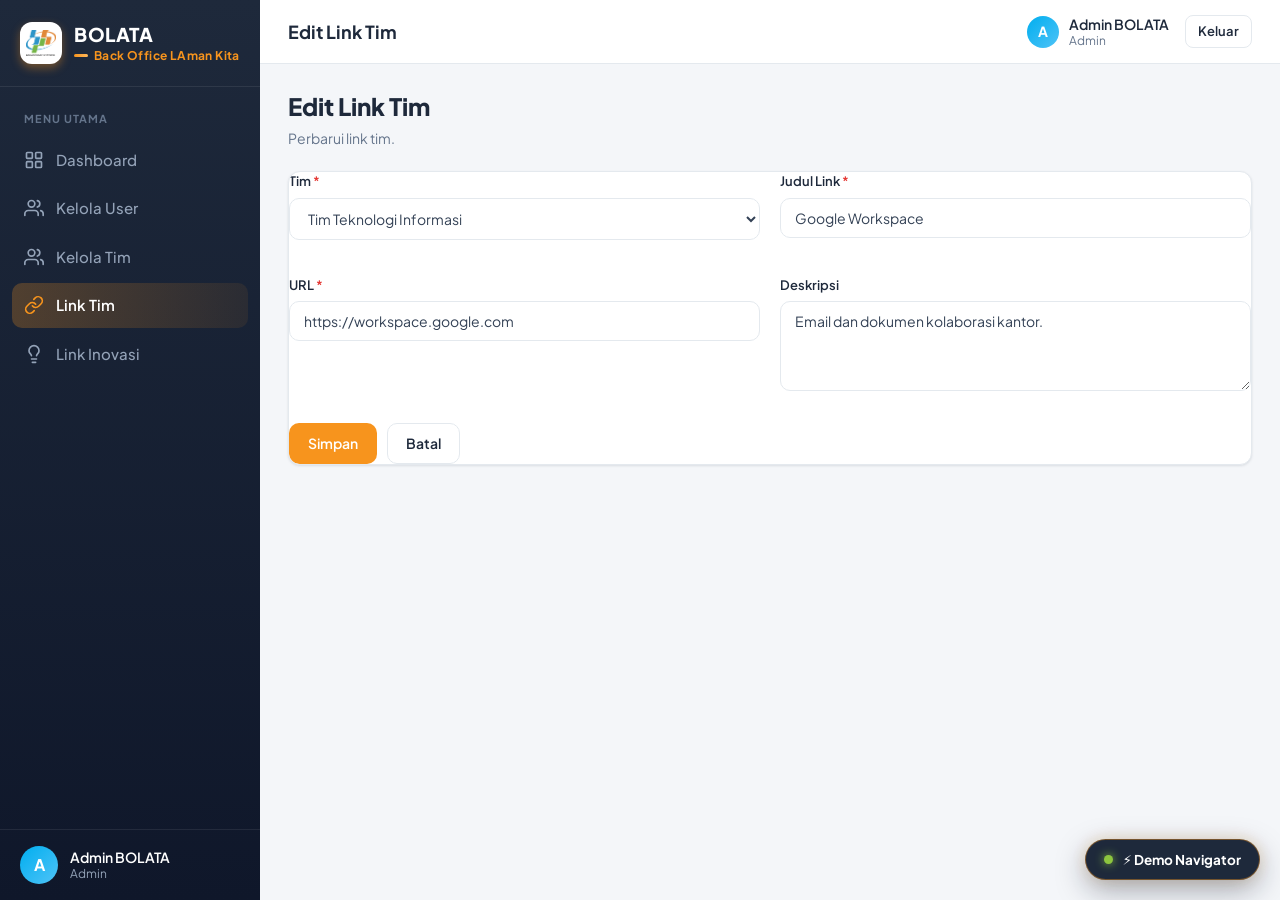
<file: admin-link-edit.html>
<!DOCTYPE html>
<html lang="id">
<head>
    <meta charset="utf-8">
    <meta name="viewport" content="width=device-width, initial-scale=1">
    <title>Edit Link Tim · BOLATA</title>
    <link rel="icon" type="image/png" href="images/maskot.png">
    <link rel="preconnect" href="https://fonts.googleapis.com">
    <link rel="preconnect" href="https://fonts.gstatic.com" crossorigin>
    <link href="https://fonts.googleapis.com/css2?family=Plus+Jakarta+Sans:wght@400;500;600;700;800&display=swap" rel="stylesheet">
    <link rel="stylesheet" href="css/app.css">
    <link rel="stylesheet" href="css/demo-dock.css">
</head>
<body>
<div class="layout">
    <!-- Sidebar -->
    <aside class="sidebar" id="sidebar">
        <div class="sidebar-brand">
            <span class="brand-mark"><img src="images/logobps.png" alt="Logo BPS"></span>
            <div class="brand-text">
                <span class="brand-name">BOLATA</span>
                <span class="brand-sub">Back Office LAman Kita</span>
            </div>
        </div>

        <nav class="sidebar-nav">
            <p class="nav-section">Menu Utama</p>

            <a href="admin-dashboard.html" class="nav-link">
                <svg viewBox="0 0 24 24" fill="none" stroke="currentColor" stroke-width="2" stroke-linecap="round" stroke-linejoin="round"><rect x="3" y="3" width="7" height="7" rx="1"/><rect x="14" y="3" width="7" height="7" rx="1"/><rect x="14" y="14" width="7" height="7" rx="1"/><rect x="3" y="14" width="7" height="7" rx="1"/></svg>
                <span>Dashboard</span>
            </a>
            <a href="admin-users.html" class="nav-link">
                <svg viewBox="0 0 24 24" fill="none" stroke="currentColor" stroke-width="2" stroke-linecap="round" stroke-linejoin="round"><path d="M17 21v-2a4 4 0 0 0-4-4H5a4 4 0 0 0-4 4v2"/><circle cx="9" cy="7" r="4"/><path d="M23 21v-2a4 4 0 0 0-3-3.87"/><path d="M16 3.13a4 4 0 0 1 0 7.75"/></svg>
                <span>Kelola User</span>
            </a>
            <a href="admin-teams.html" class="nav-link">
                <svg viewBox="0 0 24 24" fill="none" stroke="currentColor" stroke-width="2" stroke-linecap="round" stroke-linejoin="round"><path d="M17 21v-2a4 4 0 0 0-4-4H5a4 4 0 0 0-4 4v2"/><circle cx="9" cy="7" r="4"/><path d="M23 21v-2a4 4 0 0 0-3-3.87"/><path d="M16 3.13a4 4 0 0 1 0 7.75"/></svg>
                <span>Kelola Tim</span>
            </a>
            <a href="admin-links.html" class="nav-link active">
                <svg viewBox="0 0 24 24" fill="none" stroke="currentColor" stroke-width="2" stroke-linecap="round" stroke-linejoin="round"><path d="M10 13a5 5 0 0 0 7.54.54l3-3a5 5 0 0 0-7.07-7.07l-1.72 1.71"/><path d="M14 11a5 5 0 0 0-7.54-.54l-3 3a5 5 0 0 0 7.07 7.07l1.71-1.71"/></svg>
                <span>Link Tim</span>
            </a>
            <a href="admin-innovation-links.html" class="nav-link">
                <svg viewBox="0 0 24 24" fill="none" stroke="currentColor" stroke-width="2" stroke-linecap="round" stroke-linejoin="round"><path d="M9 18h6"/><path d="M10 22h4"/><path d="M15.09 14c.18-.98.65-1.74 1.41-2.5A4.65 4.65 0 0 0 18 8 6 6 0 0 0 6 8c0 1 .23 2.23 1.5 3.5.76.76 1.23 1.52 1.41 2.5"/></svg>
                <span>Link Inovasi</span>
            </a>
        </nav>

        <div class="sidebar-footer">
            <div class="sidebar-user">
                <span class="avatar">A</span>
                <div class="sidebar-user-info">
                    <span class="sidebar-user-name">Admin BOLATA</span>
                    <span class="sidebar-user-role">Admin</span>
                </div>
            </div>
        </div>
    </aside>
    <div class="sidebar-overlay" id="sidebar-overlay"></div>

    <div class="main">
        <!-- Topbar Header -->
        <header class="topbar">
            <button type="button" class="icon-btn" id="sidebar-toggle" aria-label="Buka menu">
                <svg viewBox="0 0 24 24" fill="none" stroke="currentColor" stroke-width="2" stroke-linecap="round" stroke-linejoin="round"><line x1="3" y1="6" x2="21" y2="6"/><line x1="3" y1="12" x2="21" y2="12"/><line x1="3" y1="18" x2="21" y2="18"/></svg>
            </button>

            <div class="topbar-title">
                <h1 class="topbar-heading">Edit Link Tim</h1>
            </div>

            <div class="topbar-right">
                <div class="topbar-user">
                    <span class="avatar avatar-sm">A</span>
                    <div class="topbar-user-info">
                        <span class="topbar-user-name">Admin BOLATA</span>
                        <span class="topbar-user-role">Admin</span>
                    </div>
                </div>
                <button type="button" class="btn btn-outline btn-sm logout-btn">Keluar</button>
            </div>
        </header>

        <!-- Main Content -->
        <main class="content">
            <div class="page-head">
                <div>
                    <h2 class="page-title">Edit Link Tim</h2>
                    <p class="page-subtitle">Perbarui link tim.</p>
                </div>
            </div>

            <div class="card">
                <form id="edit-link-form">
                    <div class="form-grid">
                        <div class="form-group">
                            <label class="form-label" for="team_id">Tim <span class="required">*</span></label>
                            <select class="form-input" name="team_id" id="team_id" required>
                                <option value="">-- Pilih Tim --</option>
                                <!-- Hydrated dynamically -->
                            </select>
                        </div>

                        <div class="form-group">
                            <label class="form-label" for="title">Judul Link <span class="required">*</span></label>
                            <input class="form-input" type="text" name="title" id="title" required>
                        </div>

                        <div class="form-group">
                            <label class="form-label" for="url">URL <span class="required">*</span></label>
                            <input class="form-input" type="url" name="url" id="url" required>
                        </div>

                        <div class="form-group">
                            <label class="form-label" for="description">Deskripsi</label>
                            <textarea class="form-input" name="description" id="description" rows="3"></textarea>
                        </div>
                    </div>

                    <div class="form-actions">
                        <button type="submit" class="btn btn-primary">Simpan</button>
                        <a href="admin-links.html" class="btn btn-outline">Batal</a>
                    </div>
                </form>
            </div>
        </main>
    </div>
</div>

<script src="js/data-store.js"></script>
<script src="js/app.js"></script>
<script src="js/demo-dock.js"></script>
<script>
    document.addEventListener('DOMContentLoaded', () => {
        const urlParams = new URLSearchParams(window.location.search);
        const linkId = parseInt(urlParams.get('id') || '1', 10);
        const link = BolataStore.getLink(linkId) || BolataStore.getLinks()[0];

        const teams = BolataStore.getTeams();
        const select = document.getElementById('team_id');
        teams.forEach(t => {
            const opt = document.createElement('option');
            opt.value = t.id;
            opt.textContent = t.name;
            if (link && link.team_id == t.id) opt.selected = true;
            select.appendChild(opt);
        });

        if (link) {
            document.getElementById('title').value = link.title;
            document.getElementById('url').value = link.url;
            document.getElementById('description').value = link.description || '';
        }

        document.getElementById('edit-link-form').addEventListener('submit', (e) => {
            e.preventDefault();
            const title = document.getElementById('title').value.trim();
            sessionStorage.setItem('bolata_flash', `Mode Preview Statis: Simulasi perbarui link "${title}" berhasil (data dummy tetap paten).`);
            window.location.href = 'admin-links.html';
        });
    });
</script>
</body>
</html>
</file>
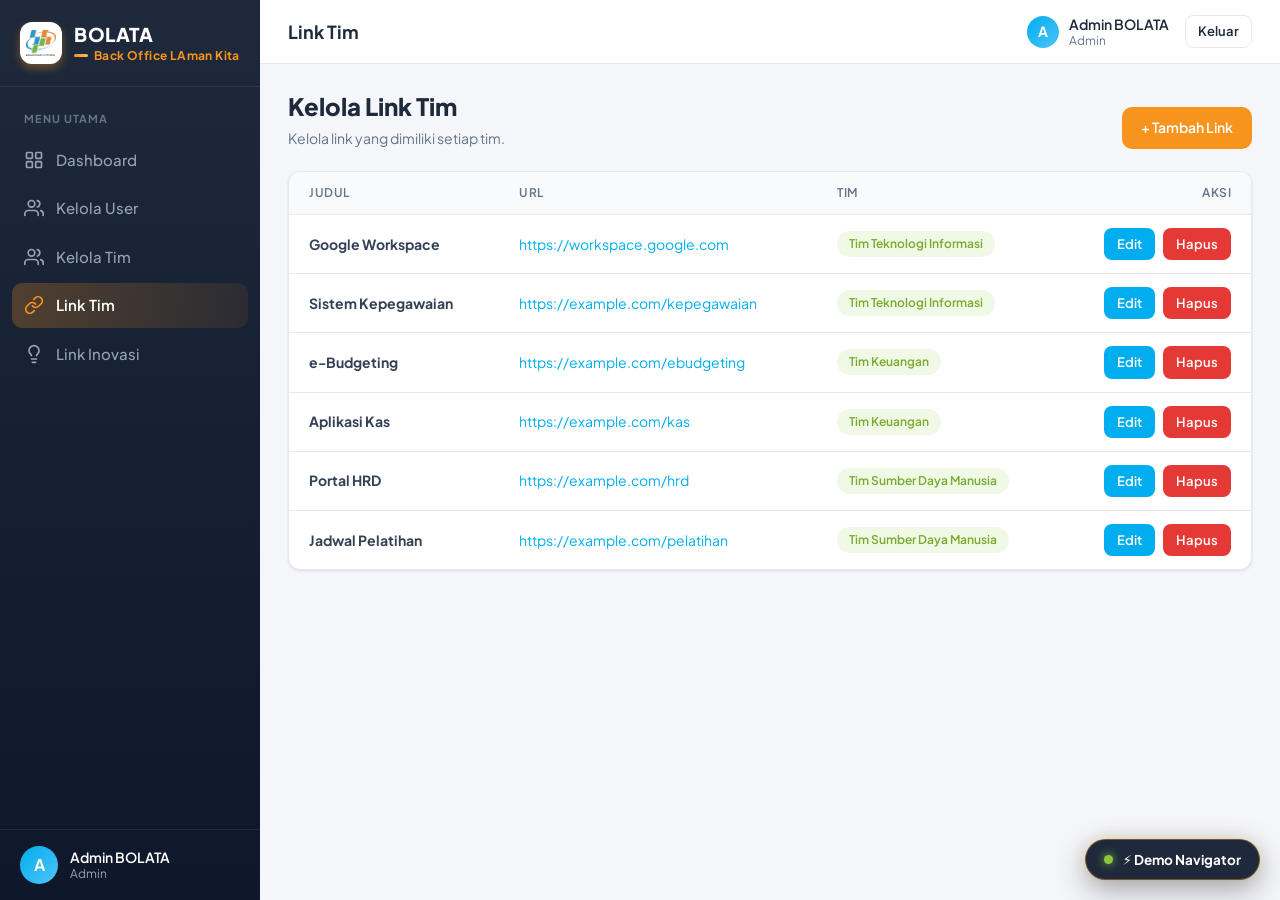
<file: admin-links.html>
<!DOCTYPE html>
<html lang="id">
<head>
    <meta charset="utf-8">
    <meta name="viewport" content="width=device-width, initial-scale=1">
    <title>Link Tim · BOLATA</title>
    <link rel="icon" type="image/png" href="images/maskot.png">
    <link rel="preconnect" href="https://fonts.googleapis.com">
    <link rel="preconnect" href="https://fonts.gstatic.com" crossorigin>
    <link href="https://fonts.googleapis.com/css2?family=Plus+Jakarta+Sans:wght@400;500;600;700;800&display=swap" rel="stylesheet">
    <link rel="stylesheet" href="css/app.css">
    <link rel="stylesheet" href="css/demo-dock.css">
</head>
<body>
<div class="layout">
    <!-- Sidebar -->
    <aside class="sidebar" id="sidebar">
        <div class="sidebar-brand">
            <span class="brand-mark"><img src="images/logobps.png" alt="Logo BPS"></span>
            <div class="brand-text">
                <span class="brand-name">BOLATA</span>
                <span class="brand-sub">Back Office LAman Kita</span>
            </div>
        </div>

        <nav class="sidebar-nav">
            <p class="nav-section">Menu Utama</p>

            <a href="admin-dashboard.html" class="nav-link">
                <svg viewBox="0 0 24 24" fill="none" stroke="currentColor" stroke-width="2" stroke-linecap="round" stroke-linejoin="round"><rect x="3" y="3" width="7" height="7" rx="1"/><rect x="14" y="3" width="7" height="7" rx="1"/><rect x="14" y="14" width="7" height="7" rx="1"/><rect x="3" y="14" width="7" height="7" rx="1"/></svg>
                <span>Dashboard</span>
            </a>
            <a href="admin-users.html" class="nav-link">
                <svg viewBox="0 0 24 24" fill="none" stroke="currentColor" stroke-width="2" stroke-linecap="round" stroke-linejoin="round"><path d="M17 21v-2a4 4 0 0 0-4-4H5a4 4 0 0 0-4 4v2"/><circle cx="9" cy="7" r="4"/><path d="M23 21v-2a4 4 0 0 0-3-3.87"/><path d="M16 3.13a4 4 0 0 1 0 7.75"/></svg>
                <span>Kelola User</span>
            </a>
            <a href="admin-teams.html" class="nav-link">
                <svg viewBox="0 0 24 24" fill="none" stroke="currentColor" stroke-width="2" stroke-linecap="round" stroke-linejoin="round"><path d="M17 21v-2a4 4 0 0 0-4-4H5a4 4 0 0 0-4 4v2"/><circle cx="9" cy="7" r="4"/><path d="M23 21v-2a4 4 0 0 0-3-3.87"/><path d="M16 3.13a4 4 0 0 1 0 7.75"/></svg>
                <span>Kelola Tim</span>
            </a>
            <a href="admin-links.html" class="nav-link active">
                <svg viewBox="0 0 24 24" fill="none" stroke="currentColor" stroke-width="2" stroke-linecap="round" stroke-linejoin="round"><path d="M10 13a5 5 0 0 0 7.54.54l3-3a5 5 0 0 0-7.07-7.07l-1.72 1.71"/><path d="M14 11a5 5 0 0 0-7.54-.54l-3 3a5 5 0 0 0 7.07 7.07l1.71-1.71"/></svg>
                <span>Link Tim</span>
            </a>
            <a href="admin-innovation-links.html" class="nav-link">
                <svg viewBox="0 0 24 24" fill="none" stroke="currentColor" stroke-width="2" stroke-linecap="round" stroke-linejoin="round"><path d="M9 18h6"/><path d="M10 22h4"/><path d="M15.09 14c.18-.98.65-1.74 1.41-2.5A4.65 4.65 0 0 0 18 8 6 6 0 0 0 6 8c0 1 .23 2.23 1.5 3.5.76.76 1.23 1.52 1.41 2.5"/></svg>
                <span>Link Inovasi</span>
            </a>
        </nav>

        <div class="sidebar-footer">
            <div class="sidebar-user">
                <span class="avatar">A</span>
                <div class="sidebar-user-info">
                    <span class="sidebar-user-name">Admin BOLATA</span>
                    <span class="sidebar-user-role">Admin</span>
                </div>
            </div>
        </div>
    </aside>
    <div class="sidebar-overlay" id="sidebar-overlay"></div>

    <div class="main">
        <!-- Topbar Header -->
        <header class="topbar">
            <button type="button" class="icon-btn" id="sidebar-toggle" aria-label="Buka menu">
                <svg viewBox="0 0 24 24" fill="none" stroke="currentColor" stroke-width="2" stroke-linecap="round" stroke-linejoin="round"><line x1="3" y1="6" x2="21" y2="6"/><line x1="3" y1="12" x2="21" y2="12"/><line x1="3" y1="18" x2="21" y2="18"/></svg>
            </button>

            <div class="topbar-title">
                <h1 class="topbar-heading">Link Tim</h1>
            </div>

            <div class="topbar-right">
                <div class="topbar-user">
                    <span class="avatar avatar-sm">A</span>
                    <div class="topbar-user-info">
                        <span class="topbar-user-name">Admin BOLATA</span>
                        <span class="topbar-user-role">Admin</span>
                    </div>
                </div>
                <button type="button" class="btn btn-outline btn-sm logout-btn">Keluar</button>
            </div>
        </header>

        <!-- Main Content -->
        <main class="content">
            <div id="alert-container"></div>

            <div class="page-head">
                <div>
                    <h2 class="page-title">Kelola Link Tim</h2>
                    <p class="page-subtitle">Kelola link yang dimiliki setiap tim.</p>
                </div>
                <a href="admin-link-create.html" class="btn btn-primary">+ Tambah Link</a>
            </div>

            <div class="card">
                <div class="table-wrap">
                    <table class="table">
                        <thead>
                            <tr>
                                <th>Judul</th>
                                <th>URL</th>
                                <th>Tim</th>
                                <th class="text-right">Aksi</th>
                            </tr>
                        </thead>
                        <tbody id="links-table-body">
                            <!-- Hydrated from BolataStore -->
                        </tbody>
                    </table>
                </div>
            </div>
        </main>
    </div>
</div>

<script src="js/data-store.js"></script>
<script src="js/app.js"></script>
<script src="js/demo-dock.js"></script>
<script>
    function showAlert(msg, type = 'success') {
        const container = document.getElementById('alert-container');
        container.innerHTML = `<div class="alert alert-${type}" data-auto-dismiss>${msg}</div>`;
        setTimeout(() => {
            const el = container.querySelector('.alert');
            if (el) el.remove();
        }, 4000);
    }

    function renderLinks() {
        const links = BolataStore.getLinks();
        const tbody = document.getElementById('links-table-body');

        if (links.length === 0) {
            tbody.innerHTML = '<tr><td colspan="4" class="empty">Belum ada link tim.</td></tr>';
            return;
        }

        tbody.innerHTML = links.map(l => {
            return `
                <tr>
                    <td><strong>${l.title}</strong></td>
                    <td><a href="${l.url}" target="_blank" rel="noopener" class="link-url">${l.url}</a></td>
                    <td><span class="badge badge-secondary">${l.team ? l.team.name : '-'}</span></td>
                    <td>
                        <div class="table-actions">
                            <a href="admin-link-edit.html?id=${l.id}" class="btn btn-info btn-sm">Edit</a>
                            <button type="button" class="btn btn-danger btn-sm" onclick="handleDeleteLink(${l.id}, '${escapeHtml(l.title)}')">Hapus</button>
                        </div>
                    </td>
                </tr>
            `;
        }).join('');
    }

    function escapeHtml(text) {
        return text.replace(/'/g, "\\'");
    }

    function handleDeleteLink(id, title) {
        alert(`Mode Preview Statis: Link "${title}" tidak dapat dihapus agar kelengkapan tampilan demo tetap terjaga.`);
    }

    document.addEventListener('DOMContentLoaded', () => {
        const flashMsg = sessionStorage.getItem('bolata_flash');
        if (flashMsg) {
            showAlert(flashMsg);
            sessionStorage.removeItem('bolata_flash');
        }
        renderLinks();
    });
</script>
</body>
</html>
</file>
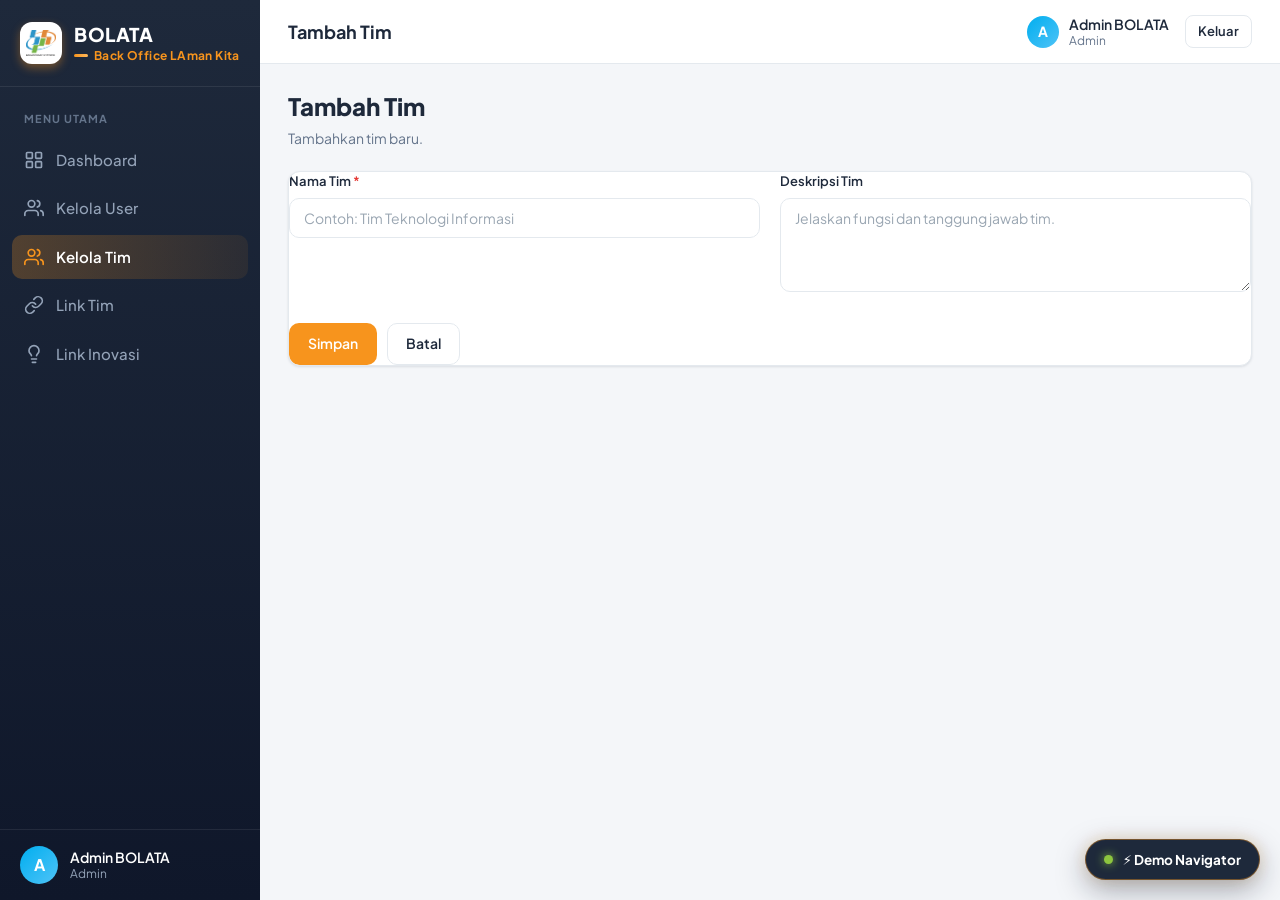
<file: admin-team-create.html>
<!DOCTYPE html>
<html lang="id">
<head>
    <meta charset="utf-8">
    <meta name="viewport" content="width=device-width, initial-scale=1">
    <title>Tambah Tim · BOLATA</title>
    <link rel="icon" type="image/png" href="images/maskot.png">
    <link rel="preconnect" href="https://fonts.googleapis.com">
    <link rel="preconnect" href="https://fonts.gstatic.com" crossorigin>
    <link href="https://fonts.googleapis.com/css2?family=Plus+Jakarta+Sans:wght@400;500;600;700;800&display=swap" rel="stylesheet">
    <link rel="stylesheet" href="css/app.css">
    <link rel="stylesheet" href="css/demo-dock.css">
</head>
<body>
<div class="layout">
    <!-- Sidebar -->
    <aside class="sidebar" id="sidebar">
        <div class="sidebar-brand">
            <span class="brand-mark"><img src="images/logobps.png" alt="Logo BPS"></span>
            <div class="brand-text">
                <span class="brand-name">BOLATA</span>
                <span class="brand-sub">Back Office LAman Kita</span>
            </div>
        </div>

        <nav class="sidebar-nav">
            <p class="nav-section">Menu Utama</p>

            <a href="admin-dashboard.html" class="nav-link">
                <svg viewBox="0 0 24 24" fill="none" stroke="currentColor" stroke-width="2" stroke-linecap="round" stroke-linejoin="round"><rect x="3" y="3" width="7" height="7" rx="1"/><rect x="14" y="3" width="7" height="7" rx="1"/><rect x="14" y="14" width="7" height="7" rx="1"/><rect x="3" y="14" width="7" height="7" rx="1"/></svg>
                <span>Dashboard</span>
            </a>
            <a href="admin-users.html" class="nav-link">
                <svg viewBox="0 0 24 24" fill="none" stroke="currentColor" stroke-width="2" stroke-linecap="round" stroke-linejoin="round"><path d="M17 21v-2a4 4 0 0 0-4-4H5a4 4 0 0 0-4 4v2"/><circle cx="9" cy="7" r="4"/><path d="M23 21v-2a4 4 0 0 0-3-3.87"/><path d="M16 3.13a4 4 0 0 1 0 7.75"/></svg>
                <span>Kelola User</span>
            </a>
            <a href="admin-teams.html" class="nav-link active">
                <svg viewBox="0 0 24 24" fill="none" stroke="currentColor" stroke-width="2" stroke-linecap="round" stroke-linejoin="round"><path d="M17 21v-2a4 4 0 0 0-4-4H5a4 4 0 0 0-4 4v2"/><circle cx="9" cy="7" r="4"/><path d="M23 21v-2a4 4 0 0 0-3-3.87"/><path d="M16 3.13a4 4 0 0 1 0 7.75"/></svg>
                <span>Kelola Tim</span>
            </a>
            <a href="admin-links.html" class="nav-link">
                <svg viewBox="0 0 24 24" fill="none" stroke="currentColor" stroke-width="2" stroke-linecap="round" stroke-linejoin="round"><path d="M10 13a5 5 0 0 0 7.54.54l3-3a5 5 0 0 0-7.07-7.07l-1.72 1.71"/><path d="M14 11a5 5 0 0 0-7.54-.54l-3 3a5 5 0 0 0 7.07 7.07l1.71-1.71"/></svg>
                <span>Link Tim</span>
            </a>
            <a href="admin-innovation-links.html" class="nav-link">
                <svg viewBox="0 0 24 24" fill="none" stroke="currentColor" stroke-width="2" stroke-linecap="round" stroke-linejoin="round"><path d="M9 18h6"/><path d="M10 22h4"/><path d="M15.09 14c.18-.98.65-1.74 1.41-2.5A4.65 4.65 0 0 0 18 8 6 6 0 0 0 6 8c0 1 .23 2.23 1.5 3.5.76.76 1.23 1.52 1.41 2.5"/></svg>
                <span>Link Inovasi</span>
            </a>
        </nav>

        <div class="sidebar-footer">
            <div class="sidebar-user">
                <span class="avatar">A</span>
                <div class="sidebar-user-info">
                    <span class="sidebar-user-name">Admin BOLATA</span>
                    <span class="sidebar-user-role">Admin</span>
                </div>
            </div>
        </div>
    </aside>
    <div class="sidebar-overlay" id="sidebar-overlay"></div>

    <div class="main">
        <!-- Topbar Header -->
        <header class="topbar">
            <button type="button" class="icon-btn" id="sidebar-toggle" aria-label="Buka menu">
                <svg viewBox="0 0 24 24" fill="none" stroke="currentColor" stroke-width="2" stroke-linecap="round" stroke-linejoin="round"><line x1="3" y1="6" x2="21" y2="6"/><line x1="3" y1="12" x2="21" y2="12"/><line x1="3" y1="18" x2="21" y2="18"/></svg>
            </button>

            <div class="topbar-title">
                <h1 class="topbar-heading">Tambah Tim</h1>
            </div>

            <div class="topbar-right">
                <div class="topbar-user">
                    <span class="avatar avatar-sm">A</span>
                    <div class="topbar-user-info">
                        <span class="topbar-user-name">Admin BOLATA</span>
                        <span class="topbar-user-role">Admin</span>
                    </div>
                </div>
                <button type="button" class="btn btn-outline btn-sm logout-btn">Keluar</button>
            </div>
        </header>

        <!-- Main Content -->
        <main class="content">
            <div class="page-head">
                <div>
                    <h2 class="page-title">Tambah Tim</h2>
                    <p class="page-subtitle">Tambahkan tim baru.</p>
                </div>
            </div>

            <div class="card">
                <form id="create-team-form">
                    <div class="form-grid">
                        <div class="form-group">
                            <label class="form-label" for="name">Nama Tim <span class="required">*</span></label>
                            <input class="form-input" type="text" name="name" id="name" placeholder="Contoh: Tim Teknologi Informasi" required>
                        </div>

                        <div class="form-group">
                            <label class="form-label" for="description">Deskripsi Tim</label>
                            <textarea class="form-input" name="description" id="description" rows="4" placeholder="Jelaskan fungsi dan tanggung jawab tim."></textarea>
                        </div>
                    </div>

                    <div class="form-actions">
                        <button type="submit" class="btn btn-primary">Simpan</button>
                        <a href="admin-teams.html" class="btn btn-outline">Batal</a>
                    </div>
                </form>
            </div>
        </main>
    </div>
</div>

<script src="js/data-store.js"></script>
<script src="js/app.js"></script>
<script src="js/demo-dock.js"></script>
<script>
    document.getElementById('create-team-form').addEventListener('submit', (e) => {
        e.preventDefault();
        const name = document.getElementById('name').value.trim();
        sessionStorage.setItem('bolata_flash', `Mode Preview Statis: Simulasi input tim "${name}" berhasil (data dummy tetap paten).`);
        window.location.href = 'admin-teams.html';
    });
</script>
</body>
</html>
</file>
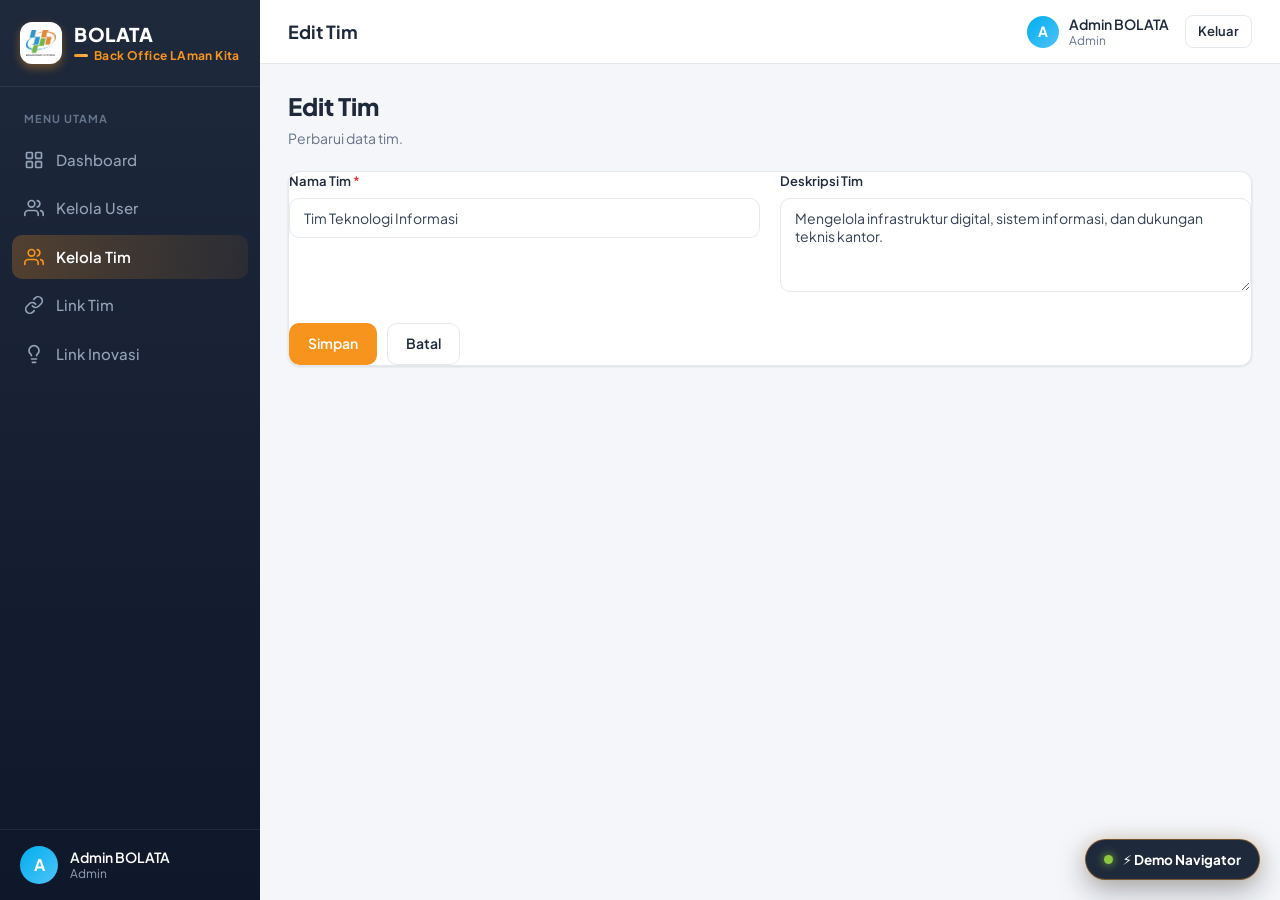
<file: admin-team-edit.html>
<!DOCTYPE html>
<html lang="id">
<head>
    <meta charset="utf-8">
    <meta name="viewport" content="width=device-width, initial-scale=1">
    <title>Edit Tim · BOLATA</title>
    <link rel="icon" type="image/png" href="images/maskot.png">
    <link rel="preconnect" href="https://fonts.googleapis.com">
    <link rel="preconnect" href="https://fonts.gstatic.com" crossorigin>
    <link href="https://fonts.googleapis.com/css2?family=Plus+Jakarta+Sans:wght@400;500;600;700;800&display=swap" rel="stylesheet">
    <link rel="stylesheet" href="css/app.css">
    <link rel="stylesheet" href="css/demo-dock.css">
</head>
<body>
<div class="layout">
    <!-- Sidebar -->
    <aside class="sidebar" id="sidebar">
        <div class="sidebar-brand">
            <span class="brand-mark"><img src="images/logobps.png" alt="Logo BPS"></span>
            <div class="brand-text">
                <span class="brand-name">BOLATA</span>
                <span class="brand-sub">Back Office LAman Kita</span>
            </div>
        </div>

        <nav class="sidebar-nav">
            <p class="nav-section">Menu Utama</p>

            <a href="admin-dashboard.html" class="nav-link">
                <svg viewBox="0 0 24 24" fill="none" stroke="currentColor" stroke-width="2" stroke-linecap="round" stroke-linejoin="round"><rect x="3" y="3" width="7" height="7" rx="1"/><rect x="14" y="3" width="7" height="7" rx="1"/><rect x="14" y="14" width="7" height="7" rx="1"/><rect x="3" y="14" width="7" height="7" rx="1"/></svg>
                <span>Dashboard</span>
            </a>
            <a href="admin-users.html" class="nav-link">
                <svg viewBox="0 0 24 24" fill="none" stroke="currentColor" stroke-width="2" stroke-linecap="round" stroke-linejoin="round"><path d="M17 21v-2a4 4 0 0 0-4-4H5a4 4 0 0 0-4 4v2"/><circle cx="9" cy="7" r="4"/><path d="M23 21v-2a4 4 0 0 0-3-3.87"/><path d="M16 3.13a4 4 0 0 1 0 7.75"/></svg>
                <span>Kelola User</span>
            </a>
            <a href="admin-teams.html" class="nav-link active">
                <svg viewBox="0 0 24 24" fill="none" stroke="currentColor" stroke-width="2" stroke-linecap="round" stroke-linejoin="round"><path d="M17 21v-2a4 4 0 0 0-4-4H5a4 4 0 0 0-4 4v2"/><circle cx="9" cy="7" r="4"/><path d="M23 21v-2a4 4 0 0 0-3-3.87"/><path d="M16 3.13a4 4 0 0 1 0 7.75"/></svg>
                <span>Kelola Tim</span>
            </a>
            <a href="admin-links.html" class="nav-link">
                <svg viewBox="0 0 24 24" fill="none" stroke="currentColor" stroke-width="2" stroke-linecap="round" stroke-linejoin="round"><path d="M10 13a5 5 0 0 0 7.54.54l3-3a5 5 0 0 0-7.07-7.07l-1.72 1.71"/><path d="M14 11a5 5 0 0 0-7.54-.54l-3 3a5 5 0 0 0 7.07 7.07l1.71-1.71"/></svg>
                <span>Link Tim</span>
            </a>
            <a href="admin-innovation-links.html" class="nav-link">
                <svg viewBox="0 0 24 24" fill="none" stroke="currentColor" stroke-width="2" stroke-linecap="round" stroke-linejoin="round"><path d="M9 18h6"/><path d="M10 22h4"/><path d="M15.09 14c.18-.98.65-1.74 1.41-2.5A4.65 4.65 0 0 0 18 8 6 6 0 0 0 6 8c0 1 .23 2.23 1.5 3.5.76.76 1.23 1.52 1.41 2.5"/></svg>
                <span>Link Inovasi</span>
            </a>
        </nav>

        <div class="sidebar-footer">
            <div class="sidebar-user">
                <span class="avatar">A</span>
                <div class="sidebar-user-info">
                    <span class="sidebar-user-name">Admin BOLATA</span>
                    <span class="sidebar-user-role">Admin</span>
                </div>
            </div>
        </div>
    </aside>
    <div class="sidebar-overlay" id="sidebar-overlay"></div>

    <div class="main">
        <!-- Topbar Header -->
        <header class="topbar">
            <button type="button" class="icon-btn" id="sidebar-toggle" aria-label="Buka menu">
                <svg viewBox="0 0 24 24" fill="none" stroke="currentColor" stroke-width="2" stroke-linecap="round" stroke-linejoin="round"><line x1="3" y1="6" x2="21" y2="6"/><line x1="3" y1="12" x2="21" y2="12"/><line x1="3" y1="18" x2="21" y2="18"/></svg>
            </button>

            <div class="topbar-title">
                <h1 class="topbar-heading">Edit Tim</h1>
            </div>

            <div class="topbar-right">
                <div class="topbar-user">
                    <span class="avatar avatar-sm">A</span>
                    <div class="topbar-user-info">
                        <span class="topbar-user-name">Admin BOLATA</span>
                        <span class="topbar-user-role">Admin</span>
                    </div>
                </div>
                <button type="button" class="btn btn-outline btn-sm logout-btn">Keluar</button>
            </div>
        </header>

        <!-- Main Content -->
        <main class="content">
            <div class="page-head">
                <div>
                    <h2 class="page-title">Edit Tim</h2>
                    <p class="page-subtitle">Perbarui data tim.</p>
                </div>
            </div>

            <div class="card">
                <form id="edit-team-form">
                    <div class="form-grid">
                        <div class="form-group">
                            <label class="form-label" for="name">Nama Tim <span class="required">*</span></label>
                            <input class="form-input" type="text" name="name" id="name" required>
                        </div>

                        <div class="form-group">
                            <label class="form-label" for="description">Deskripsi Tim</label>
                            <textarea class="form-input" name="description" id="description" rows="4"></textarea>
                        </div>
                    </div>

                    <div class="form-actions">
                        <button type="submit" class="btn btn-primary">Simpan</button>
                        <a href="admin-teams.html" class="btn btn-outline">Batal</a>
                    </div>
                </form>
            </div>
        </main>
    </div>
</div>

<script src="js/data-store.js"></script>
<script src="js/app.js"></script>
<script src="js/demo-dock.js"></script>
<script>
    document.addEventListener('DOMContentLoaded', () => {
        const urlParams = new URLSearchParams(window.location.search);
        const teamId = parseInt(urlParams.get('id') || '1', 10);
        const team = BolataStore.getTeam(teamId) || BolataStore.getTeams()[0];

        if (team) {
            document.getElementById('name').value = team.name;
            document.getElementById('description').value = team.description || '';
        }

        document.getElementById('edit-team-form').addEventListener('submit', (e) => {
            e.preventDefault();
            const name = document.getElementById('name').value.trim();
            sessionStorage.setItem('bolata_flash', `Mode Preview Statis: Simulasi perbarui tim "${name}" berhasil (data dummy tetap paten).`);
            window.location.href = 'admin-teams.html';
        });
    });
</script>
</body>
</html>
</file>
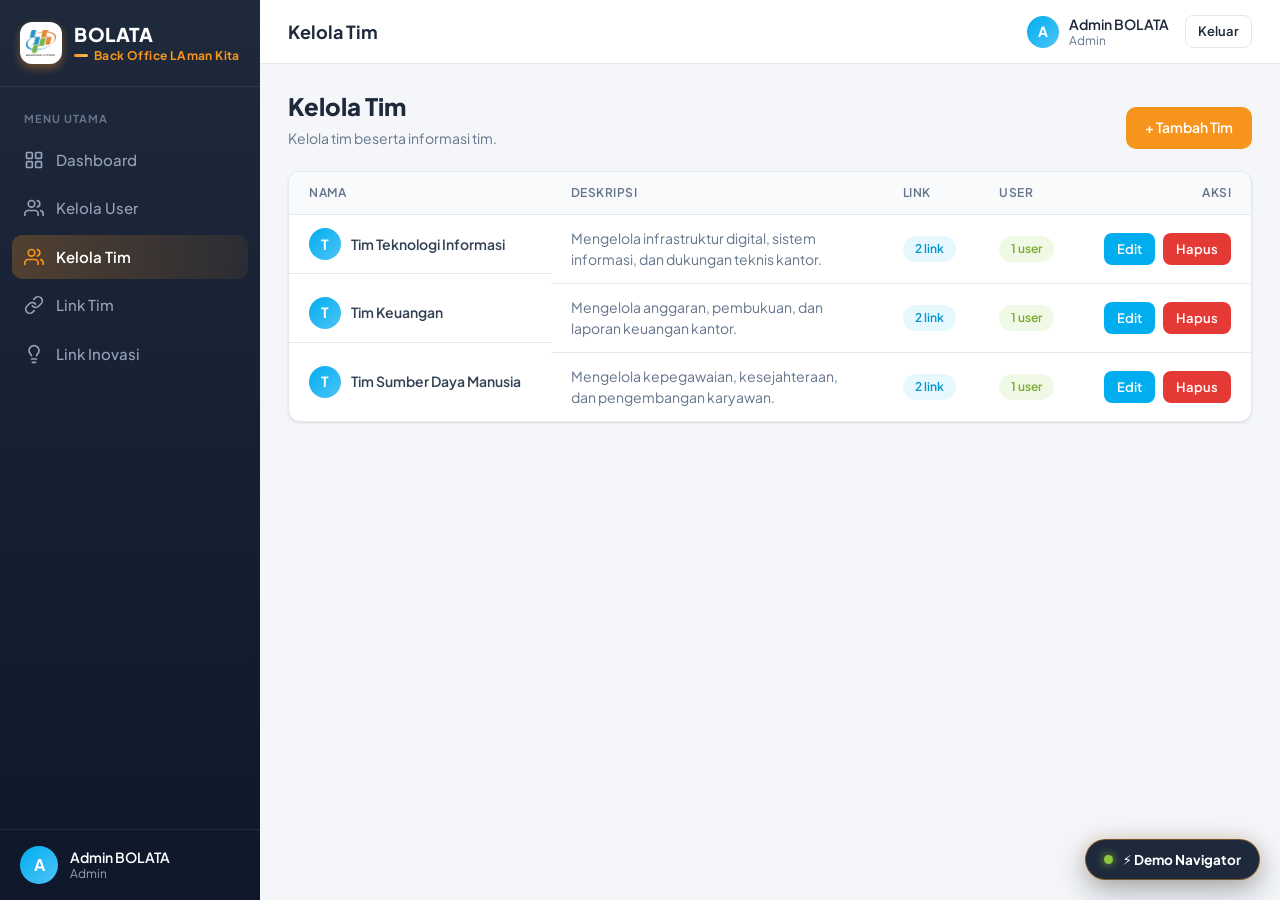
<file: admin-teams.html>
<!DOCTYPE html>
<html lang="id">
<head>
    <meta charset="utf-8">
    <meta name="viewport" content="width=device-width, initial-scale=1">
    <title>Kelola Tim · BOLATA</title>
    <link rel="icon" type="image/png" href="images/maskot.png">
    <link rel="preconnect" href="https://fonts.googleapis.com">
    <link rel="preconnect" href="https://fonts.gstatic.com" crossorigin>
    <link href="https://fonts.googleapis.com/css2?family=Plus+Jakarta+Sans:wght@400;500;600;700;800&display=swap" rel="stylesheet">
    <link rel="stylesheet" href="css/app.css">
    <link rel="stylesheet" href="css/demo-dock.css">
</head>
<body>
<div class="layout">
    <!-- Sidebar -->
    <aside class="sidebar" id="sidebar">
        <div class="sidebar-brand">
            <span class="brand-mark"><img src="images/logobps.png" alt="Logo BPS"></span>
            <div class="brand-text">
                <span class="brand-name">BOLATA</span>
                <span class="brand-sub">Back Office LAman Kita</span>
            </div>
        </div>

        <nav class="sidebar-nav">
            <p class="nav-section">Menu Utama</p>

            <a href="admin-dashboard.html" class="nav-link">
                <svg viewBox="0 0 24 24" fill="none" stroke="currentColor" stroke-width="2" stroke-linecap="round" stroke-linejoin="round"><rect x="3" y="3" width="7" height="7" rx="1"/><rect x="14" y="3" width="7" height="7" rx="1"/><rect x="14" y="14" width="7" height="7" rx="1"/><rect x="3" y="14" width="7" height="7" rx="1"/></svg>
                <span>Dashboard</span>
            </a>
            <a href="admin-users.html" class="nav-link">
                <svg viewBox="0 0 24 24" fill="none" stroke="currentColor" stroke-width="2" stroke-linecap="round" stroke-linejoin="round"><path d="M17 21v-2a4 4 0 0 0-4-4H5a4 4 0 0 0-4 4v2"/><circle cx="9" cy="7" r="4"/><path d="M23 21v-2a4 4 0 0 0-3-3.87"/><path d="M16 3.13a4 4 0 0 1 0 7.75"/></svg>
                <span>Kelola User</span>
            </a>
            <a href="admin-teams.html" class="nav-link active">
                <svg viewBox="0 0 24 24" fill="none" stroke="currentColor" stroke-width="2" stroke-linecap="round" stroke-linejoin="round"><path d="M17 21v-2a4 4 0 0 0-4-4H5a4 4 0 0 0-4 4v2"/><circle cx="9" cy="7" r="4"/><path d="M23 21v-2a4 4 0 0 0-3-3.87"/><path d="M16 3.13a4 4 0 0 1 0 7.75"/></svg>
                <span>Kelola Tim</span>
            </a>
            <a href="admin-links.html" class="nav-link">
                <svg viewBox="0 0 24 24" fill="none" stroke="currentColor" stroke-width="2" stroke-linecap="round" stroke-linejoin="round"><path d="M10 13a5 5 0 0 0 7.54.54l3-3a5 5 0 0 0-7.07-7.07l-1.72 1.71"/><path d="M14 11a5 5 0 0 0-7.54-.54l-3 3a5 5 0 0 0 7.07 7.07l1.71-1.71"/></svg>
                <span>Link Tim</span>
            </a>
            <a href="admin-innovation-links.html" class="nav-link">
                <svg viewBox="0 0 24 24" fill="none" stroke="currentColor" stroke-width="2" stroke-linecap="round" stroke-linejoin="round"><path d="M9 18h6"/><path d="M10 22h4"/><path d="M15.09 14c.18-.98.65-1.74 1.41-2.5A4.65 4.65 0 0 0 18 8 6 6 0 0 0 6 8c0 1 .23 2.23 1.5 3.5.76.76 1.23 1.52 1.41 2.5"/></svg>
                <span>Link Inovasi</span>
            </a>
        </nav>

        <div class="sidebar-footer">
            <div class="sidebar-user">
                <span class="avatar">A</span>
                <div class="sidebar-user-info">
                    <span class="sidebar-user-name">Admin BOLATA</span>
                    <span class="sidebar-user-role">Admin</span>
                </div>
            </div>
        </div>
    </aside>
    <div class="sidebar-overlay" id="sidebar-overlay"></div>

    <div class="main">
        <!-- Topbar Header -->
        <header class="topbar">
            <button type="button" class="icon-btn" id="sidebar-toggle" aria-label="Buka menu">
                <svg viewBox="0 0 24 24" fill="none" stroke="currentColor" stroke-width="2" stroke-linecap="round" stroke-linejoin="round"><line x1="3" y1="6" x2="21" y2="6"/><line x1="3" y1="12" x2="21" y2="12"/><line x1="3" y1="18" x2="21" y2="18"/></svg>
            </button>

            <div class="topbar-title">
                <h1 class="topbar-heading">Kelola Tim</h1>
            </div>

            <div class="topbar-right">
                <div class="topbar-user">
                    <span class="avatar avatar-sm">A</span>
                    <div class="topbar-user-info">
                        <span class="topbar-user-name">Admin BOLATA</span>
                        <span class="topbar-user-role">Admin</span>
                    </div>
                </div>
                <button type="button" class="btn btn-outline btn-sm logout-btn">Keluar</button>
            </div>
        </header>

        <!-- Main Content -->
        <main class="content">
            <div id="alert-container"></div>

            <div class="page-head">
                <div>
                    <h2 class="page-title">Kelola Tim</h2>
                    <p class="page-subtitle">Kelola tim beserta informasi tim.</p>
                </div>
                <a href="admin-team-create.html" class="btn btn-primary">+ Tambah Tim</a>
            </div>

            <div class="card">
                <div class="table-wrap">
                    <table class="table">
                        <thead>
                            <tr>
                                <th>Nama</th>
                                <th>Deskripsi</th>
                                <th>Link</th>
                                <th>User</th>
                                <th class="text-right">Aksi</th>
                            </tr>
                        </thead>
                        <tbody id="teams-table-body">
                            <!-- Hydrated from BolataStore -->
                        </tbody>
                    </table>
                </div>
            </div>
        </main>
    </div>
</div>

<script src="js/data-store.js"></script>
<script src="js/app.js"></script>
<script src="js/demo-dock.js"></script>
<script>
    function showAlert(msg, type = 'success') {
        const container = document.getElementById('alert-container');
        container.innerHTML = `<div class="alert alert-${type}" data-auto-dismiss>${msg}</div>`;
        setTimeout(() => {
            const el = container.querySelector('.alert');
            if (el) el.remove();
        }, 4000);
    }

    function renderTeams() {
        const teams = BolataStore.getTeams();
        const tbody = document.getElementById('teams-table-body');

        if (teams.length === 0) {
            tbody.innerHTML = '<tr><td colspan="5" class="empty">Belum ada tim.</td></tr>';
            return;
        }

        tbody.innerHTML = teams.map(t => {
            return `
                <tr>
                    <td class="cell-user">
                        <span class="avatar avatar-sm">${t.name.charAt(0).toUpperCase()}</span>
                        <span>${t.name}</span>
                    </td>
                    <td class="cell-desc">${t.description || '-'}</td>
                    <td><span class="badge badge-info">${t.links_count} link</span></td>
                    <td><span class="badge badge-secondary">${t.users_count} user</span></td>
                    <td>
                        <div class="table-actions">
                            <a href="admin-team-edit.html?id=${t.id}" class="btn btn-info btn-sm">Edit</a>
                            <button type="button" class="btn btn-danger btn-sm" onclick="handleDeleteTeam(${t.id}, '${escapeHtml(t.name)}')">Hapus</button>
                        </div>
                    </td>
                </tr>
            `;
        }).join('');
    }

    function escapeHtml(text) {
        return text.replace(/'/g, "\\'");
    }

    function handleDeleteTeam(id, name) {
        alert(`Mode Preview Statis: Data tim "${name}" tidak dapat dihapus agar kelengkapan tampilan demo tetap terjaga.`);
    }

    document.addEventListener('DOMContentLoaded', () => {
        const flashMsg = sessionStorage.getItem('bolata_flash');
        if (flashMsg) {
            showAlert(flashMsg);
            sessionStorage.removeItem('bolata_flash');
        }
        renderTeams();
    });
</script>
</body>
</html>
</file>
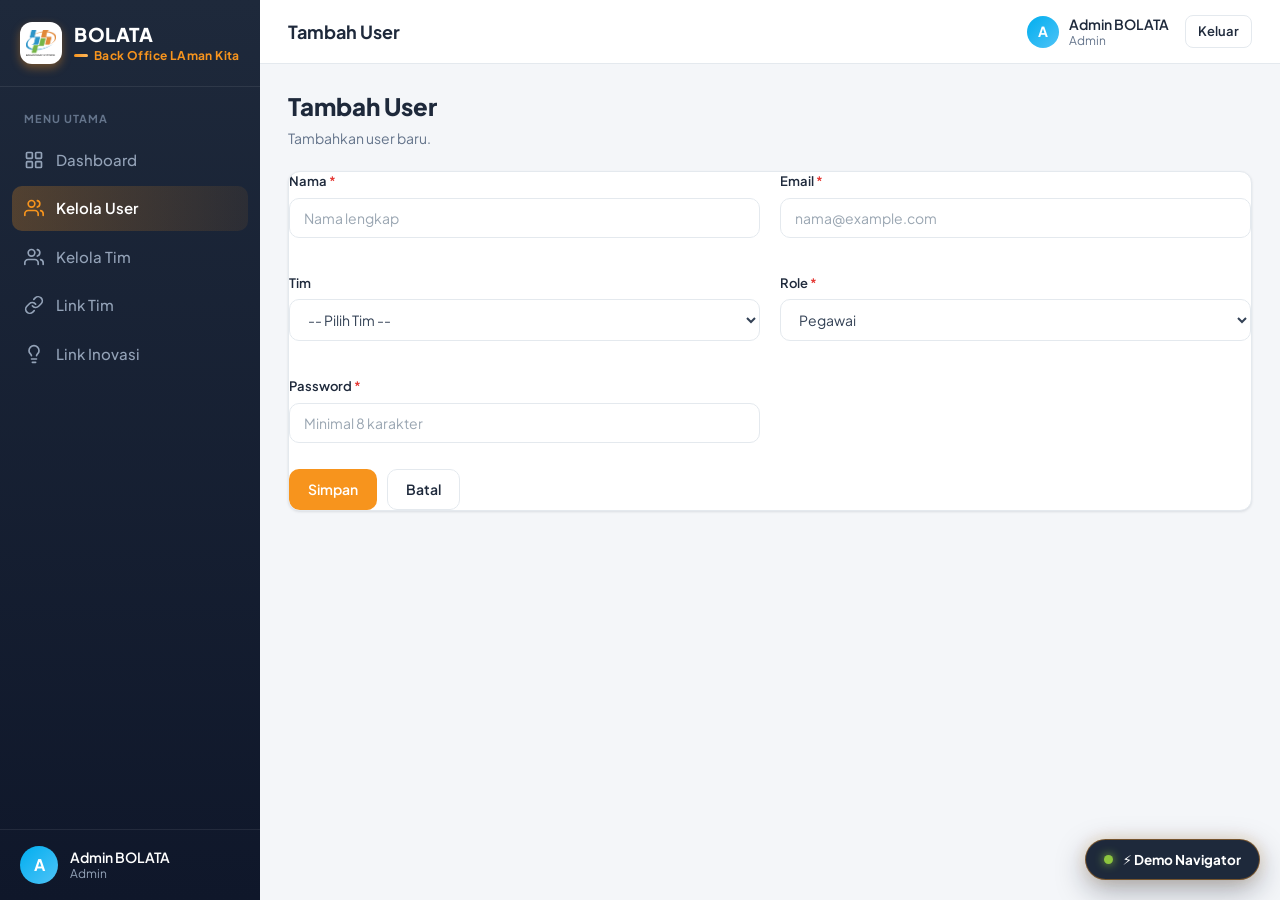
<file: admin-user-create.html>
<!DOCTYPE html>
<html lang="id">
<head>
    <meta charset="utf-8">
    <meta name="viewport" content="width=device-width, initial-scale=1">
    <title>Tambah User · BOLATA</title>
    <link rel="icon" type="image/png" href="images/maskot.png">
    <link rel="preconnect" href="https://fonts.googleapis.com">
    <link rel="preconnect" href="https://fonts.gstatic.com" crossorigin>
    <link href="https://fonts.googleapis.com/css2?family=Plus+Jakarta+Sans:wght@400;500;600;700;800&display=swap" rel="stylesheet">
    <link rel="stylesheet" href="css/app.css">
    <link rel="stylesheet" href="css/demo-dock.css">
</head>
<body>
<div class="layout">
    <!-- Sidebar -->
    <aside class="sidebar" id="sidebar">
        <div class="sidebar-brand">
            <span class="brand-mark"><img src="images/logobps.png" alt="Logo BPS"></span>
            <div class="brand-text">
                <span class="brand-name">BOLATA</span>
                <span class="brand-sub">Back Office LAman Kita</span>
            </div>
        </div>

        <nav class="sidebar-nav">
            <p class="nav-section">Menu Utama</p>

            <a href="admin-dashboard.html" class="nav-link">
                <svg viewBox="0 0 24 24" fill="none" stroke="currentColor" stroke-width="2" stroke-linecap="round" stroke-linejoin="round"><rect x="3" y="3" width="7" height="7" rx="1"/><rect x="14" y="3" width="7" height="7" rx="1"/><rect x="14" y="14" width="7" height="7" rx="1"/><rect x="3" y="14" width="7" height="7" rx="1"/></svg>
                <span>Dashboard</span>
            </a>
            <a href="admin-users.html" class="nav-link active">
                <svg viewBox="0 0 24 24" fill="none" stroke="currentColor" stroke-width="2" stroke-linecap="round" stroke-linejoin="round"><path d="M17 21v-2a4 4 0 0 0-4-4H5a4 4 0 0 0-4 4v2"/><circle cx="9" cy="7" r="4"/><path d="M23 21v-2a4 4 0 0 0-3-3.87"/><path d="M16 3.13a4 4 0 0 1 0 7.75"/></svg>
                <span>Kelola User</span>
            </a>
            <a href="admin-teams.html" class="nav-link">
                <svg viewBox="0 0 24 24" fill="none" stroke="currentColor" stroke-width="2" stroke-linecap="round" stroke-linejoin="round"><path d="M17 21v-2a4 4 0 0 0-4-4H5a4 4 0 0 0-4 4v2"/><circle cx="9" cy="7" r="4"/><path d="M23 21v-2a4 4 0 0 0-3-3.87"/><path d="M16 3.13a4 4 0 0 1 0 7.75"/></svg>
                <span>Kelola Tim</span>
            </a>
            <a href="admin-links.html" class="nav-link">
                <svg viewBox="0 0 24 24" fill="none" stroke="currentColor" stroke-width="2" stroke-linecap="round" stroke-linejoin="round"><path d="M10 13a5 5 0 0 0 7.54.54l3-3a5 5 0 0 0-7.07-7.07l-1.72 1.71"/><path d="M14 11a5 5 0 0 0-7.54-.54l-3 3a5 5 0 0 0 7.07 7.07l1.71-1.71"/></svg>
                <span>Link Tim</span>
            </a>
            <a href="admin-innovation-links.html" class="nav-link">
                <svg viewBox="0 0 24 24" fill="none" stroke="currentColor" stroke-width="2" stroke-linecap="round" stroke-linejoin="round"><path d="M9 18h6"/><path d="M10 22h4"/><path d="M15.09 14c.18-.98.65-1.74 1.41-2.5A4.65 4.65 0 0 0 18 8 6 6 0 0 0 6 8c0 1 .23 2.23 1.5 3.5.76.76 1.23 1.52 1.41 2.5"/></svg>
                <span>Link Inovasi</span>
            </a>
        </nav>

        <div class="sidebar-footer">
            <div class="sidebar-user">
                <span class="avatar">A</span>
                <div class="sidebar-user-info">
                    <span class="sidebar-user-name">Admin BOLATA</span>
                    <span class="sidebar-user-role">Admin</span>
                </div>
            </div>
        </div>
    </aside>
    <div class="sidebar-overlay" id="sidebar-overlay"></div>

    <div class="main">
        <!-- Topbar Header -->
        <header class="topbar">
            <button type="button" class="icon-btn" id="sidebar-toggle" aria-label="Buka menu">
                <svg viewBox="0 0 24 24" fill="none" stroke="currentColor" stroke-width="2" stroke-linecap="round" stroke-linejoin="round"><line x1="3" y1="6" x2="21" y2="6"/><line x1="3" y1="12" x2="21" y2="12"/><line x1="3" y1="18" x2="21" y2="18"/></svg>
            </button>

            <div class="topbar-title">
                <h1 class="topbar-heading">Tambah User</h1>
            </div>

            <div class="topbar-right">
                <div class="topbar-user">
                    <span class="avatar avatar-sm">A</span>
                    <div class="topbar-user-info">
                        <span class="topbar-user-name">Admin BOLATA</span>
                        <span class="topbar-user-role">Admin</span>
                    </div>
                </div>
                <button type="button" class="btn btn-outline btn-sm logout-btn">Keluar</button>
            </div>
        </header>

        <!-- Main Content -->
        <main class="content">
            <div class="page-head">
                <div>
                    <h2 class="page-title">Tambah User</h2>
                    <p class="page-subtitle">Tambahkan user baru.</p>
                </div>
            </div>

            <div class="card">
                <form id="create-user-form">
                    <div class="form-grid">
                        <div class="form-group">
                            <label class="form-label" for="name">Nama <span class="required">*</span></label>
                            <input class="form-input" type="text" name="name" id="name" placeholder="Nama lengkap" required>
                        </div>

                        <div class="form-group">
                            <label class="form-label" for="email">Email <span class="required">*</span></label>
                            <input class="form-input" type="email" name="email" id="email" placeholder="nama@example.com" required>
                        </div>

                        <div class="form-group">
                            <label class="form-label" for="team_id">Tim</label>
                            <select class="form-input" name="team_id" id="team_id">
                                <option value="">-- Pilih Tim --</option>
                                <!-- Hydrated dynamically -->
                            </select>
                        </div>

                        <div class="form-group">
                            <label class="form-label" for="role">Role <span class="required">*</span></label>
                            <select class="form-input" name="role" id="role" required>
                                <option value="pegawai">Pegawai</option>
                                <option value="admin">Admin (Pimpinan)</option>
                            </select>
                        </div>

                        <div class="form-group">
                            <label class="form-label" for="password">Password <span class="required">*</span></label>
                            <input class="form-input" type="password" name="password" id="password" placeholder="Minimal 8 karakter" required>
                        </div>
                    </div>

                    <div class="form-actions">
                        <button type="submit" class="btn btn-primary">Simpan</button>
                        <a href="admin-users.html" class="btn btn-outline">Batal</a>
                    </div>
                </form>
            </div>
        </main>
    </div>
</div>

<script src="js/data-store.js"></script>
<script src="js/app.js"></script>
<script src="js/demo-dock.js"></script>
<script>
    document.addEventListener('DOMContentLoaded', () => {
        const teams = BolataStore.getTeams();
        const select = document.getElementById('team_id');
        teams.forEach(t => {
            const opt = document.createElement('option');
            opt.value = t.id;
            opt.textContent = t.name;
            select.appendChild(opt);
        });

        document.getElementById('create-user-form').addEventListener('submit', (e) => {
            e.preventDefault();
            const name = document.getElementById('name').value.trim();
            sessionStorage.setItem('bolata_flash', `Mode Preview Statis: Simulasi input "${name}" berhasil (data dummy tetap paten).`);
            window.location.href = 'admin-users.html';
        });
    });
</script>
</body>
</html>
</file>
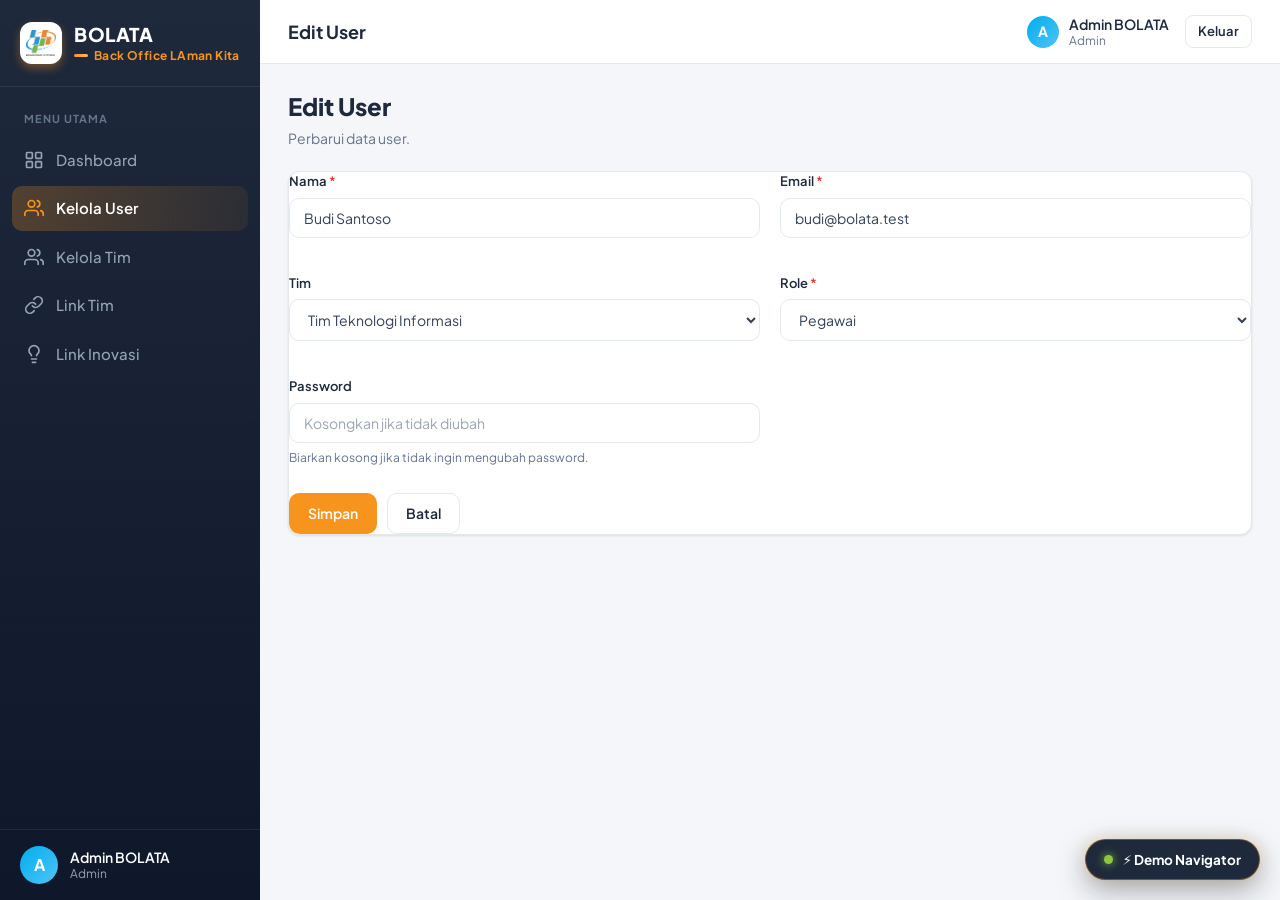
<file: admin-user-edit.html>
<!DOCTYPE html>
<html lang="id">
<head>
    <meta charset="utf-8">
    <meta name="viewport" content="width=device-width, initial-scale=1">
    <title>Edit User · BOLATA</title>
    <link rel="icon" type="image/png" href="images/maskot.png">
    <link rel="preconnect" href="https://fonts.googleapis.com">
    <link rel="preconnect" href="https://fonts.gstatic.com" crossorigin>
    <link href="https://fonts.googleapis.com/css2?family=Plus+Jakarta+Sans:wght@400;500;600;700;800&display=swap" rel="stylesheet">
    <link rel="stylesheet" href="css/app.css">
    <link rel="stylesheet" href="css/demo-dock.css">
</head>
<body>
<div class="layout">
    <!-- Sidebar -->
    <aside class="sidebar" id="sidebar">
        <div class="sidebar-brand">
            <span class="brand-mark"><img src="images/logobps.png" alt="Logo BPS"></span>
            <div class="brand-text">
                <span class="brand-name">BOLATA</span>
                <span class="brand-sub">Back Office LAman Kita</span>
            </div>
        </div>

        <nav class="sidebar-nav">
            <p class="nav-section">Menu Utama</p>

            <a href="admin-dashboard.html" class="nav-link">
                <svg viewBox="0 0 24 24" fill="none" stroke="currentColor" stroke-width="2" stroke-linecap="round" stroke-linejoin="round"><rect x="3" y="3" width="7" height="7" rx="1"/><rect x="14" y="3" width="7" height="7" rx="1"/><rect x="14" y="14" width="7" height="7" rx="1"/><rect x="3" y="14" width="7" height="7" rx="1"/></svg>
                <span>Dashboard</span>
            </a>
            <a href="admin-users.html" class="nav-link active">
                <svg viewBox="0 0 24 24" fill="none" stroke="currentColor" stroke-width="2" stroke-linecap="round" stroke-linejoin="round"><path d="M17 21v-2a4 4 0 0 0-4-4H5a4 4 0 0 0-4 4v2"/><circle cx="9" cy="7" r="4"/><path d="M23 21v-2a4 4 0 0 0-3-3.87"/><path d="M16 3.13a4 4 0 0 1 0 7.75"/></svg>
                <span>Kelola User</span>
            </a>
            <a href="admin-teams.html" class="nav-link">
                <svg viewBox="0 0 24 24" fill="none" stroke="currentColor" stroke-width="2" stroke-linecap="round" stroke-linejoin="round"><path d="M17 21v-2a4 4 0 0 0-4-4H5a4 4 0 0 0-4 4v2"/><circle cx="9" cy="7" r="4"/><path d="M23 21v-2a4 4 0 0 0-3-3.87"/><path d="M16 3.13a4 4 0 0 1 0 7.75"/></svg>
                <span>Kelola Tim</span>
            </a>
            <a href="admin-links.html" class="nav-link">
                <svg viewBox="0 0 24 24" fill="none" stroke="currentColor" stroke-width="2" stroke-linecap="round" stroke-linejoin="round"><path d="M10 13a5 5 0 0 0 7.54.54l3-3a5 5 0 0 0-7.07-7.07l-1.72 1.71"/><path d="M14 11a5 5 0 0 0-7.54-.54l-3 3a5 5 0 0 0 7.07 7.07l1.71-1.71"/></svg>
                <span>Link Tim</span>
            </a>
            <a href="admin-innovation-links.html" class="nav-link">
                <svg viewBox="0 0 24 24" fill="none" stroke="currentColor" stroke-width="2" stroke-linecap="round" stroke-linejoin="round"><path d="M9 18h6"/><path d="M10 22h4"/><path d="M15.09 14c.18-.98.65-1.74 1.41-2.5A4.65 4.65 0 0 0 18 8 6 6 0 0 0 6 8c0 1 .23 2.23 1.5 3.5.76.76 1.23 1.52 1.41 2.5"/></svg>
                <span>Link Inovasi</span>
            </a>
        </nav>

        <div class="sidebar-footer">
            <div class="sidebar-user">
                <span class="avatar">A</span>
                <div class="sidebar-user-info">
                    <span class="sidebar-user-name">Admin BOLATA</span>
                    <span class="sidebar-user-role">Admin</span>
                </div>
            </div>
        </div>
    </aside>
    <div class="sidebar-overlay" id="sidebar-overlay"></div>

    <div class="main">
        <!-- Topbar Header -->
        <header class="topbar">
            <button type="button" class="icon-btn" id="sidebar-toggle" aria-label="Buka menu">
                <svg viewBox="0 0 24 24" fill="none" stroke="currentColor" stroke-width="2" stroke-linecap="round" stroke-linejoin="round"><line x1="3" y1="6" x2="21" y2="6"/><line x1="3" y1="12" x2="21" y2="12"/><line x1="3" y1="18" x2="21" y2="18"/></svg>
            </button>

            <div class="topbar-title">
                <h1 class="topbar-heading">Edit User</h1>
            </div>

            <div class="topbar-right">
                <div class="topbar-user">
                    <span class="avatar avatar-sm">A</span>
                    <div class="topbar-user-info">
                        <span class="topbar-user-name">Admin BOLATA</span>
                        <span class="topbar-user-role">Admin</span>
                    </div>
                </div>
                <button type="button" class="btn btn-outline btn-sm logout-btn">Keluar</button>
            </div>
        </header>

        <!-- Main Content -->
        <main class="content">
            <div class="page-head">
                <div>
                    <h2 class="page-title">Edit User</h2>
                    <p class="page-subtitle">Perbarui data user.</p>
                </div>
            </div>

            <div class="card">
                <form id="edit-user-form">
                    <div class="form-grid">
                        <div class="form-group">
                            <label class="form-label" for="name">Nama <span class="required">*</span></label>
                            <input class="form-input" type="text" name="name" id="name" required>
                        </div>

                        <div class="form-group">
                            <label class="form-label" for="email">Email <span class="required">*</span></label>
                            <input class="form-input" type="email" name="email" id="email" required>
                        </div>

                        <div class="form-group">
                            <label class="form-label" for="team_id">Tim</label>
                            <select class="form-input" name="team_id" id="team_id">
                                <option value="">-- Pilih Tim --</option>
                                <!-- Hydrated dynamically -->
                            </select>
                        </div>

                        <div class="form-group">
                            <label class="form-label" for="role">Role <span class="required">*</span></label>
                            <select class="form-input" name="role" id="role" required>
                                <option value="pegawai">Pegawai</option>
                                <option value="admin">Admin (Pimpinan)</option>
                            </select>
                        </div>

                        <div class="form-group">
                            <label class="form-label" for="password">Password</label>
                            <input class="form-input" type="password" name="password" id="password" placeholder="Kosongkan jika tidak diubah">
                            <span class="form-help">Biarkan kosong jika tidak ingin mengubah password.</span>
                        </div>
                    </div>

                    <div class="form-actions">
                        <button type="submit" class="btn btn-primary">Simpan</button>
                        <a href="admin-users.html" class="btn btn-outline">Batal</a>
                    </div>
                </form>
            </div>
        </main>
    </div>
</div>

<script src="js/data-store.js"></script>
<script src="js/app.js"></script>
<script src="js/demo-dock.js"></script>
<script>
    document.addEventListener('DOMContentLoaded', () => {
        const urlParams = new URLSearchParams(window.location.search);
        const userId = parseInt(urlParams.get('id') || '2', 10);
        const user = BolataStore.getUser(userId) || BolataStore.getUsers()[1] || BolataStore.getUsers()[0];

        const teams = BolataStore.getTeams();
        const select = document.getElementById('team_id');
        teams.forEach(t => {
            const opt = document.createElement('option');
            opt.value = t.id;
            opt.textContent = t.name;
            if (user && user.team_id == t.id) opt.selected = true;
            select.appendChild(opt);
        });

        if (user) {
            document.getElementById('name').value = user.name;
            document.getElementById('email').value = user.email;
            document.getElementById('role').value = user.role;
        }

        document.getElementById('edit-user-form').addEventListener('submit', (e) => {
            e.preventDefault();
            const name = document.getElementById('name').value.trim();
            sessionStorage.setItem('bolata_flash', `Mode Preview Statis: Simulasi perbarui "${name}" berhasil (data dummy tetap paten).`);
            window.location.href = 'admin-users.html';
        });
    });
</script>
</body>
</html>
</file>
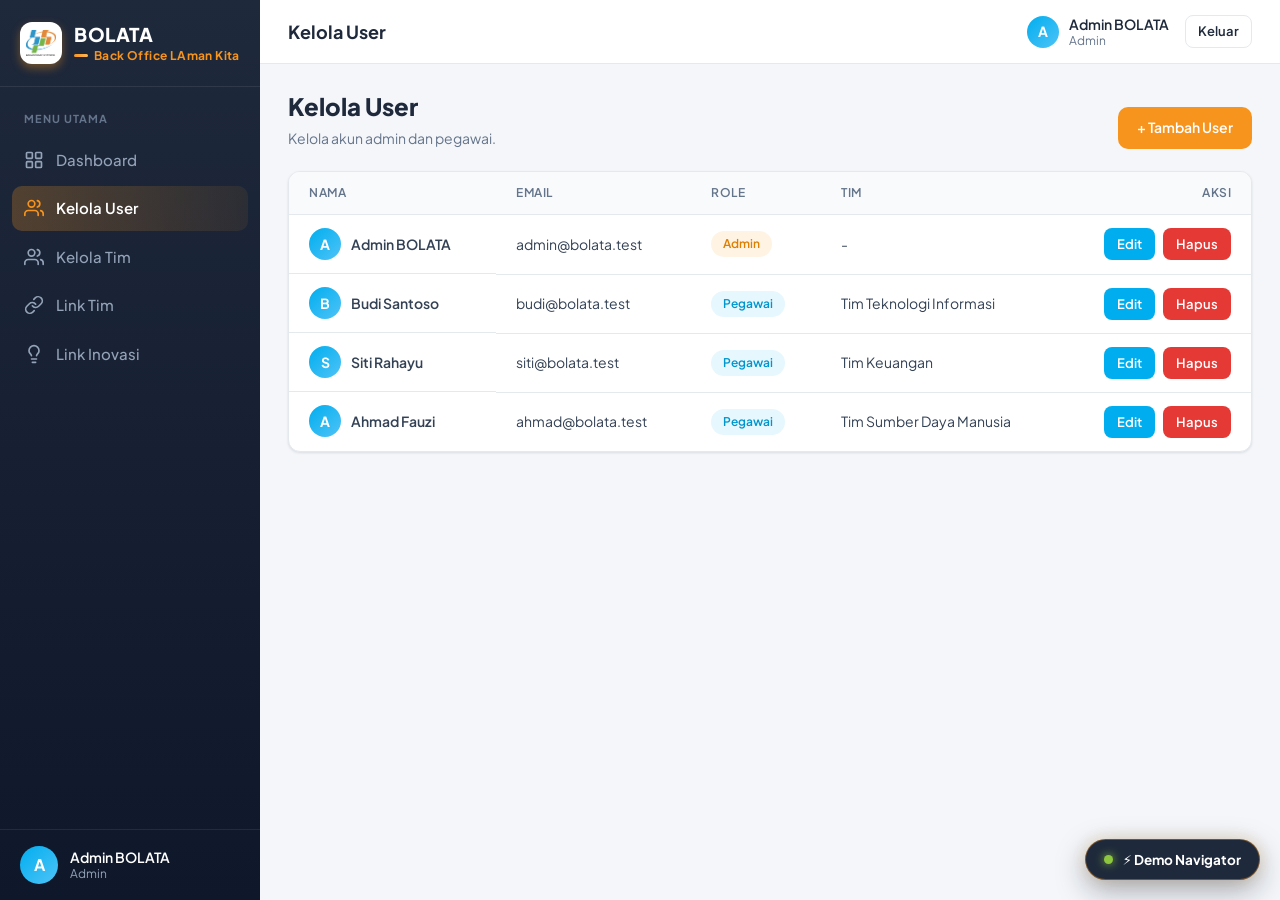
<file: admin-users.html>
<!DOCTYPE html>
<html lang="id">
<head>
    <meta charset="utf-8">
    <meta name="viewport" content="width=device-width, initial-scale=1">
    <title>Kelola User · BOLATA</title>
    <link rel="icon" type="image/png" href="images/maskot.png">
    <link rel="preconnect" href="https://fonts.googleapis.com">
    <link rel="preconnect" href="https://fonts.gstatic.com" crossorigin>
    <link href="https://fonts.googleapis.com/css2?family=Plus+Jakarta+Sans:wght@400;500;600;700;800&display=swap" rel="stylesheet">
    <link rel="stylesheet" href="css/app.css">
    <link rel="stylesheet" href="css/demo-dock.css">
</head>
<body>
<div class="layout">
    <!-- Sidebar -->
    <aside class="sidebar" id="sidebar">
        <div class="sidebar-brand">
            <span class="brand-mark"><img src="images/logobps.png" alt="Logo BPS"></span>
            <div class="brand-text">
                <span class="brand-name">BOLATA</span>
                <span class="brand-sub">Back Office LAman Kita</span>
            </div>
        </div>

        <nav class="sidebar-nav">
            <p class="nav-section">Menu Utama</p>

            <a href="admin-dashboard.html" class="nav-link">
                <svg viewBox="0 0 24 24" fill="none" stroke="currentColor" stroke-width="2" stroke-linecap="round" stroke-linejoin="round"><rect x="3" y="3" width="7" height="7" rx="1"/><rect x="14" y="3" width="7" height="7" rx="1"/><rect x="14" y="14" width="7" height="7" rx="1"/><rect x="3" y="14" width="7" height="7" rx="1"/></svg>
                <span>Dashboard</span>
            </a>
            <a href="admin-users.html" class="nav-link active">
                <svg viewBox="0 0 24 24" fill="none" stroke="currentColor" stroke-width="2" stroke-linecap="round" stroke-linejoin="round"><path d="M17 21v-2a4 4 0 0 0-4-4H5a4 4 0 0 0-4 4v2"/><circle cx="9" cy="7" r="4"/><path d="M23 21v-2a4 4 0 0 0-3-3.87"/><path d="M16 3.13a4 4 0 0 1 0 7.75"/></svg>
                <span>Kelola User</span>
            </a>
            <a href="admin-teams.html" class="nav-link">
                <svg viewBox="0 0 24 24" fill="none" stroke="currentColor" stroke-width="2" stroke-linecap="round" stroke-linejoin="round"><path d="M17 21v-2a4 4 0 0 0-4-4H5a4 4 0 0 0-4 4v2"/><circle cx="9" cy="7" r="4"/><path d="M23 21v-2a4 4 0 0 0-3-3.87"/><path d="M16 3.13a4 4 0 0 1 0 7.75"/></svg>
                <span>Kelola Tim</span>
            </a>
            <a href="admin-links.html" class="nav-link">
                <svg viewBox="0 0 24 24" fill="none" stroke="currentColor" stroke-width="2" stroke-linecap="round" stroke-linejoin="round"><path d="M10 13a5 5 0 0 0 7.54.54l3-3a5 5 0 0 0-7.07-7.07l-1.72 1.71"/><path d="M14 11a5 5 0 0 0-7.54-.54l-3 3a5 5 0 0 0 7.07 7.07l1.71-1.71"/></svg>
                <span>Link Tim</span>
            </a>
            <a href="admin-innovation-links.html" class="nav-link">
                <svg viewBox="0 0 24 24" fill="none" stroke="currentColor" stroke-width="2" stroke-linecap="round" stroke-linejoin="round"><path d="M9 18h6"/><path d="M10 22h4"/><path d="M15.09 14c.18-.98.65-1.74 1.41-2.5A4.65 4.65 0 0 0 18 8 6 6 0 0 0 6 8c0 1 .23 2.23 1.5 3.5.76.76 1.23 1.52 1.41 2.5"/></svg>
                <span>Link Inovasi</span>
            </a>
        </nav>

        <div class="sidebar-footer">
            <div class="sidebar-user">
                <span class="avatar">A</span>
                <div class="sidebar-user-info">
                    <span class="sidebar-user-name">Admin BOLATA</span>
                    <span class="sidebar-user-role">Admin</span>
                </div>
            </div>
        </div>
    </aside>
    <div class="sidebar-overlay" id="sidebar-overlay"></div>

    <div class="main">
        <!-- Topbar Header -->
        <header class="topbar">
            <button type="button" class="icon-btn" id="sidebar-toggle" aria-label="Buka menu">
                <svg viewBox="0 0 24 24" fill="none" stroke="currentColor" stroke-width="2" stroke-linecap="round" stroke-linejoin="round"><line x1="3" y1="6" x2="21" y2="6"/><line x1="3" y1="12" x2="21" y2="12"/><line x1="3" y1="18" x2="21" y2="18"/></svg>
            </button>

            <div class="topbar-title">
                <h1 class="topbar-heading">Kelola User</h1>
            </div>

            <div class="topbar-right">
                <div class="topbar-user">
                    <span class="avatar avatar-sm">A</span>
                    <div class="topbar-user-info">
                        <span class="topbar-user-name">Admin BOLATA</span>
                        <span class="topbar-user-role">Admin</span>
                    </div>
                </div>
                <button type="button" class="btn btn-outline btn-sm logout-btn">Keluar</button>
            </div>
        </header>

        <!-- Main Content -->
        <main class="content">
            <div id="alert-container"></div>

            <div class="page-head">
                <div>
                    <h2 class="page-title">Kelola User</h2>
                    <p class="page-subtitle">Kelola akun admin dan pegawai.</p>
                </div>
                <a href="admin-user-create.html" class="btn btn-primary">+ Tambah User</a>
            </div>

            <div class="card">
                <div class="table-wrap">
                    <table class="table">
                        <thead>
                            <tr>
                                <th>Nama</th>
                                <th>Email</th>
                                <th>Role</th>
                                <th>Tim</th>
                                <th class="text-right">Aksi</th>
                            </tr>
                        </thead>
                        <tbody id="users-table-body">
                            <!-- Hydrated from BolataStore -->
                        </tbody>
                    </table>
                </div>
            </div>
        </main>
    </div>
</div>

<script src="js/data-store.js"></script>
<script src="js/app.js"></script>
<script src="js/demo-dock.js"></script>
<script>
    function showAlert(msg, type = 'success') {
        const container = document.getElementById('alert-container');
        container.innerHTML = `<div class="alert alert-${type}" data-auto-dismiss>${msg}</div>`;
        setTimeout(() => {
            const el = container.querySelector('.alert');
            if (el) el.remove();
        }, 4000);
    }

    function renderUsers() {
        const users = BolataStore.getUsers();
        const teams = BolataStore.getTeams();
        const tbody = document.getElementById('users-table-body');

        if (users.length === 0) {
            tbody.innerHTML = '<tr><td colspan="5" class="empty">Belum ada user.</td></tr>';
            return;
        }

        tbody.innerHTML = users.map(u => {
            const team = teams.find(t => t.id === u.team_id);
            const roleBadgeClass = u.role === 'admin' ? 'badge-admin' : 'badge-pegawai';
            const roleLabel = u.role === 'admin' ? 'Admin' : 'Pegawai';

            return `
                <tr>
                    <td class="cell-user">
                        <span class="avatar avatar-sm">${u.name.charAt(0).toUpperCase()}</span>
                        <span>${u.name}</span>
                    </td>
                    <td>${u.email}</td>
                    <td><span class="badge ${roleBadgeClass}">${roleLabel}</span></td>
                    <td>${team ? team.name : '-'}</td>
                    <td>
                        <div class="table-actions">
                            <a href="admin-user-edit.html?id=${u.id}" class="btn btn-info btn-sm">Edit</a>
                            <button type="button" class="btn btn-danger btn-sm" onclick="handleDeleteUser(${u.id}, '${escapeHtml(u.name)}')">Hapus</button>
                        </div>
                    </td>
                </tr>
            `;
        }).join('');
    }

    function escapeHtml(text) {
        return text.replace(/'/g, "\\'");
    }

    function handleDeleteUser(id, name) {
        alert(`Mode Preview Statis: Data user "${name}" tidak dapat dihapus agar kelengkapan tampilan demo tetap terjaga.`);
    }

    document.addEventListener('DOMContentLoaded', () => {
        // Check for flash messages in sessionStorage
        const flashMsg = sessionStorage.getItem('bolata_flash');
        if (flashMsg) {
            showAlert(flashMsg);
            sessionStorage.removeItem('bolata_flash');
        }
        renderUsers();
    });
</script>
</body>
</html>
</file>
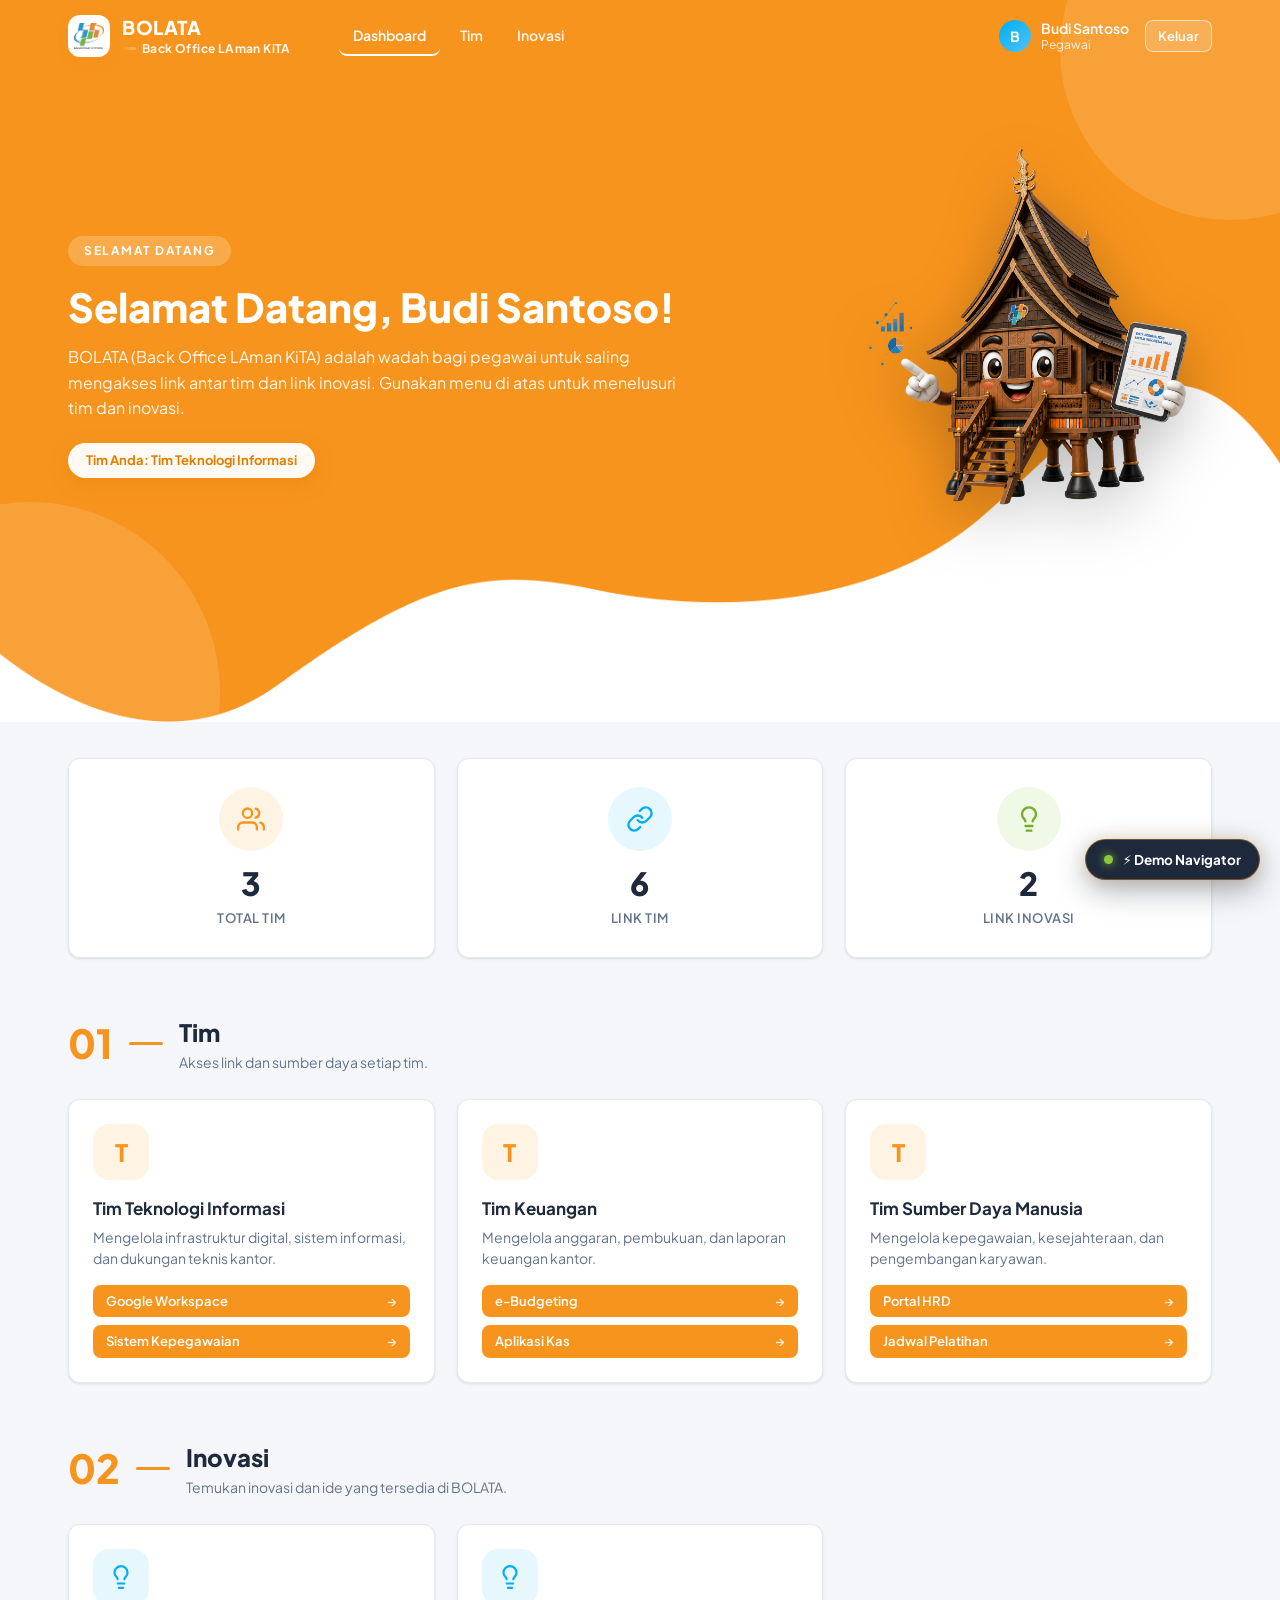
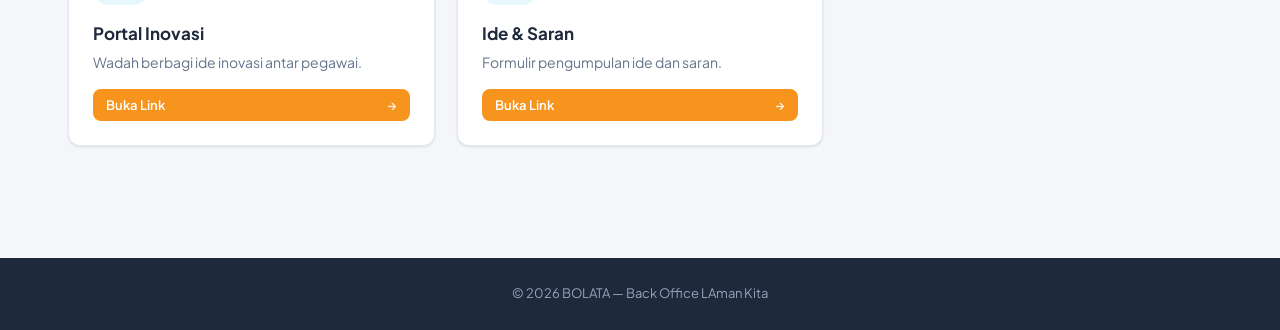
<file: user-dashboard.html>
<!DOCTYPE html>
<html lang="id">
<head>
    <meta charset="utf-8">
    <meta name="viewport" content="width=device-width, initial-scale=1">
    <title>Dashboard Pegawai · BOLATA</title>
    <link rel="icon" type="image/png" href="images/maskot.png">
    <link rel="preconnect" href="https://fonts.googleapis.com">
    <link rel="preconnect" href="https://fonts.gstatic.com" crossorigin>
    <link href="https://fonts.googleapis.com/css2?family=Plus+Jakarta+Sans:wght@400;500;600;700;800&display=swap" rel="stylesheet">
    <link rel="stylesheet" href="css/app.css">
    <link rel="stylesheet" href="css/demo-dock.css">
</head>
<body class="user-page">
    <header class="user-topbar" id="user-topbar">
        <div class="user-topbar-inner">
            <a href="#dashboard" class="user-brand">
                <span class="brand-mark"><img src="images/logobps.png" alt="Logo BPS"></span>
                <span class="brand-text">
                    <span class="brand-name">BOLATA</span>
                    <span class="brand-sub">Back Office LAman KiTA</span>
                </span>
            </a>

            <nav class="user-nav" id="user-nav">
                <a href="#dashboard" class="user-nav-link active">Dashboard</a>
                <a href="#tim" class="user-nav-link">Tim</a>
                <a href="#inovasi" class="user-nav-link">Inovasi</a>
            </nav>

            <div class="user-topbar-actions">
                <div class="topbar-user">
                    <span class="avatar avatar-sm" id="user-avatar-top">B</span>
                    <div class="topbar-user-info">
                        <span class="topbar-user-name" id="user-name-top">Budi Santoso</span>
                        <span class="topbar-user-role" id="user-role-top">Pegawai</span>
                    </div>
                </div>
                <button type="button" class="btn btn-outline btn-sm logout-btn">Keluar</button>
                <button type="button" class="icon-btn" id="user-nav-toggle" aria-label="Buka menu">
                    <svg viewBox="0 0 24 24" fill="none" stroke="currentColor" stroke-width="2" stroke-linecap="round" stroke-linejoin="round"><line x1="3" y1="6" x2="21" y2="6"/><line x1="3" y1="12" x2="21" y2="12"/><line x1="3" y1="18" x2="21" y2="18"/></svg>
                </button>
            </div>
        </div>
    </header>

    <main class="user-main">
        <!-- SECTION HERO -->
        <section id="dashboard" class="hero-header">
            <div class="hero-header-inner">
                <div class="hero-header-row">
                    <div class="hero-header-text">
                        <span class="hero-header-eyebrow">Selamat Datang</span>
                        <h1 class="hero-header-title" id="hero-welcome-title">Selamat Datang, Budi Santoso!</h1>
                        <p class="hero-header-text-p">
                            BOLATA (Back Office LAman KiTA) adalah wadah bagi pegawai untuk saling mengakses link antar tim
                            dan link inovasi. Gunakan menu di atas untuk menelusuri tim dan inovasi.
                        </p>
                        <span class="badge badge-hero" id="hero-team-badge">Tim Anda: Tim Teknologi Informasi</span>
                    </div>
                    <div class="hero-header-mascot">
                        <img src="images/maskot.png" alt="Maskot BOLATA">
                    </div>
                </div>
            </div>
        </section>

        <div class="user-content">
            <!-- SECTION FITUR -->
            <section class="user-section">
                <div class="feature-grid">
                    <a href="#tim" class="feature-item">
                        <span class="feature-item-icon feature-icon-primary">
                            <svg viewBox="0 0 24 24" fill="none" stroke="currentColor" stroke-width="2" stroke-linecap="round" stroke-linejoin="round"><path d="M17 21v-2a4 4 0 0 0-4-4H5a4 4 0 0 0-4 4v2"/><circle cx="9" cy="7" r="4"/><path d="M23 21v-2a4 4 0 0 0-3-3.87"/><path d="M16 3.13a4 4 0 0 1 0 7.75"/></svg>
                        </span>
                        <span class="feature-item-value" id="stat-total-teams" data-count="3">3</span>
                        <span class="feature-item-label">Total Tim</span>
                    </a>
                    <div class="feature-item">
                        <span class="feature-item-icon feature-icon-info">
                            <svg viewBox="0 0 24 24" fill="none" stroke="currentColor" stroke-width="2" stroke-linecap="round" stroke-linejoin="round"><path d="M10 13a5 5 0 0 0 7.54.54l3-3a5 5 0 0 0-7.07-7.07l-1.72 1.71"/><path d="M14 11a5 5 0 0 0-7.54-.54l-3 3a5 5 0 0 0 7.07 7.07l1.71-1.71"/></svg>
                        </span>
                        <span class="feature-item-value" id="stat-total-links" data-count="6">6</span>
                        <span class="feature-item-label">Link Tim</span>
                    </div>
                    <a href="#inovasi" class="feature-item">
                        <span class="feature-item-icon feature-icon-warning">
                            <svg viewBox="0 0 24 24" fill="none" stroke="currentColor" stroke-width="2" stroke-linecap="round" stroke-linejoin="round"><path d="M9 18h6"/><path d="M10 22h4"/><path d="M15.09 14c.18-.98.65-1.74 1.41-2.5A4.65 4.65 0 0 0 18 8 6 6 0 0 0 6 8c0 1 .23 2.23 1.5 3.5.76.76 1.23 1.52 1.41 2.5"/></svg>
                        </span>
                        <span class="feature-item-value" id="stat-total-innovations" data-count="2">2</span>
                        <span class="feature-item-label">Link Inovasi</span>
                    </a>
                </div>
            </section>

            <!-- SECTION TIM -->
            <section id="tim" class="user-section">
                <div class="overview-head">
                    <span class="overview-num">01</span>
                    <span class="overview-line"></span>
                    <div>
                        <h2 class="overview-title">Tim</h2>
                        <p class="overview-desc">Akses link dan sumber daya setiap tim.</p>
                    </div>
                </div>

                <div class="team-grid" id="teams-container">
                    <!-- Hydrated dynamically by renderTeams() -->
                </div>
            </section>

            <!-- SECTION INOVASI -->
            <section id="inovasi" class="user-section">
                <div class="overview-head">
                    <span class="overview-num">02</span>
                    <span class="overview-line"></span>
                    <div>
                        <h2 class="overview-title">Inovasi</h2>
                        <p class="overview-desc">Temukan inovasi dan ide yang tersedia di BOLATA.</p>
                    </div>
                </div>

                <div class="team-grid" id="innovations-container">
                    <!-- Hydrated dynamically by renderInnovations() -->
                </div>
            </section>
        </div>
    </main>

    <footer class="user-footer">
        <p>© 2026 BOLATA — Back Office LAman Kita</p>
    </footer>

    <a href="#dashboard" class="back-to-top" id="back-to-top" aria-label="Kembali ke atas">
        <svg viewBox="0 0 24 24" fill="none" stroke="currentColor" stroke-width="2" stroke-linecap="round" stroke-linejoin="round"><path d="m18 15-6-6-6 6"/></svg>
    </a>

    <script src="js/data-store.js"></script>
    <script src="js/app.js"></script>
    <script src="js/demo-dock.js"></script>
    <script>
        document.addEventListener('DOMContentLoaded', function() {
            let currentUser = BolataStore.getCurrentUser();
            // If current user is admin, for this view set to sample pegawai Budi so it's a realistic view
            if (!currentUser || currentUser.role === 'admin') {
                currentUser = BolataStore.getUser(2) || { id: 2, name: 'Budi Santoso', email: 'budi@bolata.test', role: 'pegawai', team_id: 1 };
            }

            const initial = currentUser.name.charAt(0).toUpperCase();
            document.getElementById('user-avatar-top').textContent = initial;
            document.getElementById('user-name-top').textContent = currentUser.name;
            document.getElementById('user-role-top').textContent = 'Pegawai';
            document.getElementById('hero-welcome-title').textContent = `Selamat Datang, ${currentUser.name}!`;

            const team = currentUser.team_id ? BolataStore.getTeam(currentUser.team_id) : null;
            if (team) {
                document.getElementById('hero-team-badge').textContent = `Tim Anda: ${team.name}`;
            } else {
                document.getElementById('hero-team-badge').textContent = 'Anda belum tergabung dalam tim';
            }

            // Stats
            const teams = BolataStore.getTeams();
            const totalLinks = teams.reduce((acc, t) => acc + (t.links_count || 0), 0);
            const innovations = BolataStore.getInnovationLinks();

            document.getElementById('stat-total-teams').textContent = teams.length;
            document.getElementById('stat-total-teams').dataset.count = teams.length;

            document.getElementById('stat-total-links').textContent = totalLinks;
            document.getElementById('stat-total-links').dataset.count = totalLinks;

            document.getElementById('stat-total-innovations').textContent = innovations.length;
            document.getElementById('stat-total-innovations').dataset.count = innovations.length;

            // Render Teams
            const teamsContainer = document.getElementById('teams-container');
            if (teams.length === 0) {
                teamsContainer.innerHTML = '<p class="empty">Belum ada tim.</p>';
            } else {
                teamsContainer.innerHTML = teams.map(t => {
                    const linksHtml = (t.links && t.links.length > 0)
                        ? t.links.map(l => `
                            <a href="${l.url}" target="_blank" rel="noopener" class="btn btn-primary btn-sm btn-block">
                                ${l.title}<span class="btn-arrow">→</span>
                            </a>
                        `).join('')
                        : '<p class="team-card-empty">Belum ada link untuk tim ini.</p>';

                    return `
                        <article class="team-card">
                            <div class="team-logo">${t.name.charAt(0).toUpperCase()}</div>
                            <h3 class="team-card-title">${t.name}</h3>
                            <p class="team-card-desc">${t.description || '-'}</p>
                            <div class="team-card-links">
                                ${linksHtml}
                            </div>
                        </article>
                    `;
                }).join('');
            }

            // Render Innovations
            const innovationsContainer = document.getElementById('innovations-container');
            if (innovations.length === 0) {
                innovationsContainer.innerHTML = '<p class="empty">Belum ada inovasi.</p>';
            } else {
                innovationsContainer.innerHTML = innovations.map(l => `
                    <article class="team-card">
                        <div class="team-logo team-logo-info">
                            <svg viewBox="0 0 24 24" fill="none" stroke="currentColor" stroke-width="2" stroke-linecap="round" stroke-linejoin="round"><path d="M9 18h6"/><path d="M10 22h4"/><path d="M15.09 14c.18-.98.65-1.74 1.41-2.5A4.65 4.65 0 0 0 18 8 6 6 0 0 0 6 8c0 1 .23 2.23 1.5 3.5.76.76 1.23 1.52 1.41 2.5"/></svg>
                        </div>
                        <h3 class="team-card-title">${l.title}</h3>
                        <p class="team-card-desc">${l.description || '-'}</p>
                        <div class="team-card-links">
                            <a href="${l.url}" target="_blank" rel="noopener" class="btn btn-primary btn-sm btn-block">
                                Buka Link<span class="btn-arrow">→</span>
                            </a>
                        </div>
                    </article>
                `).join('');
            }
        });
    </script>
</body>
</html>
</file>
<file: css/app.css>
﻿:root {
    --primary: #F7941D;
    --primary-dark: #E07E00;
    --primary-light: #FFF4E3;
    --secondary: #8DC63F;
    --secondary-dark: #77AC2D;
    --secondary-light: #F0F8E6;
    --info: #00AEEF;
    --info-dark: #0095CC;
    --info-light: #E6F7FE;
    --danger: #E53935;
    --danger-dark: #C62828;
    --white: #FFFFFF;
    --dark: #1E293B;
    --dark-light: #334155;
    --text: #334155;
    --muted: #64748B;
    --bg: #F4F6F9;
    --border: #E4E9EE;
    --radius: 12px;
    --shadow: 0 1px 3px rgba(30, 41, 59, 0.08), 0 1px 2px rgba(30, 41, 59, 0.04);
    --shadow-lg: 0 10px 25px -5px rgba(30, 41, 59, 0.12), 0 8px 10px -6px rgba(30, 41, 59, 0.06);
    --sidebar-width: 260px;
    --topbar-height: 64px;
}

*,
*::before,
*::after {
    box-sizing: border-box;
}

html {
    -webkit-text-size-adjust: 100%;
}

body {
    margin: 0;
    font-family: 'Plus Jakarta Sans', system-ui, -apple-system, 'Segoe UI', Roboto, sans-serif;
    font-size: 15px;
    line-height: 1.5;
    color: var(--text);
    background: var(--bg);
}

h1, h2, h3, h4, h5, h6, p {
    margin: 0;
}

a {
    color: var(--info);
    text-decoration: none;
}

svg {
    width: 20px;
    height: 20px;
    flex-shrink: 0;
}

button {
    font-family: inherit;
}

/* ------------------------------------------------------------------ */
/* Layout                                                              */
/* ------------------------------------------------------------------ */

.layout {
    display: flex;
    min-height: 100vh;
}

.sidebar {
    position: fixed;
    inset: 0 auto 0 0;
    width: var(--sidebar-width);
    background: linear-gradient(180deg, var(--dark) 0%, #0F172A 100%);
    color: #CBD5E1;
    display: flex;
    flex-direction: column;
    z-index: 1000;
    transition: transform 0.25s ease;
}

.sidebar-overlay {
    position: fixed;
    inset: 0;
    background: rgba(15, 23, 42, 0.5);
    opacity: 0;
    visibility: hidden;
    transition: opacity 0.25s ease;
    z-index: 999;
}

.main {
    flex: 1;
    margin-left: var(--sidebar-width);
    display: flex;
    flex-direction: column;
    min-width: 0;
}

.content {
    padding: 24px 28px 40px;
    flex: 1;
}

/* ------------------------------------------------------------------ */
/* Sidebar                                                             */
/* ------------------------------------------------------------------ */

.sidebar-brand {
    display: flex;
    align-items: center;
    gap: 12px;
    padding: 22px 20px;
    border-bottom: 1px solid rgba(255, 255, 255, 0.08);
}

.brand-mark {
    display: inline-flex;
    align-items: center;
    justify-content: center;
    width: 42px;
    height: 42px;
    border-radius: 12px;
    background: var(--white);
    padding: 6px;
    box-shadow: 0 4px 10px rgba(247, 148, 29, 0.4);
}

.brand-mark img {
    width: 100%;
    height: 100%;
    object-fit: contain;
    display: block;
}

.brand-mark-lg {
    width: 52px;
    height: 52px;
}

.brand-text {
    display: flex;
    flex-direction: column;
    line-height: 1.2;
}

.brand-name {
    font-weight: 800;
    font-size: 19px;
    letter-spacing: 0.5px;
    color: var(--white);
}

.brand-name-lg {
    font-size: 24px;
}

.brand-sub {
    display: flex;
    align-items: center;
    gap: 6px;
    font-size: 12px;
    font-weight: 700;
    letter-spacing: 0.4px;
    color: var(--primary);
    margin-top: 3px;
}

.brand-sub::before {
    content: '';
    width: 14px;
    height: 3px;
    border-radius: 2px;
    background: linear-gradient(90deg, var(--primary), #FFB85C);
    flex-shrink: 0;
}

.sidebar-nav {
    flex: 1;
    padding: 16px 12px;
    overflow-y: auto;
}

.nav-section {
    font-size: 11px;
    font-weight: 700;
    text-transform: uppercase;
    letter-spacing: 1px;
    color: #64748B;
    padding: 0 12px;
    margin: 8px 0 10px;
}

.nav-link {
    display: flex;
    align-items: center;
    gap: 12px;
    padding: 11px 12px;
    margin-bottom: 4px;
    border-radius: 10px;
    color: #94A3B8;
    font-weight: 500;
    transition: background 0.15s ease, color 0.15s ease;
}

.nav-link:hover {
    background: rgba(255, 255, 255, 0.06);
    color: var(--white);
}

.nav-link.active {
    background: linear-gradient(90deg, rgba(247, 148, 29, 0.25), rgba(247, 148, 29, 0.08));
    color: var(--white);
    font-weight: 600;
}

.nav-link.active svg {
    color: var(--primary);
}

.sidebar-footer {
    padding: 16px 20px;
    border-top: 1px solid rgba(255, 255, 255, 0.08);
}

.sidebar-user {
    display: flex;
    align-items: center;
    gap: 12px;
}

.avatar {
    display: inline-flex;
    align-items: center;
    justify-content: center;
    width: 38px;
    height: 38px;
    border-radius: 50%;
    background: linear-gradient(135deg, var(--info), #4FC3F7);
    color: var(--white);
    font-weight: 700;
    font-size: 16px;
    flex-shrink: 0;
}

.avatar-sm {
    width: 32px;
    height: 32px;
    font-size: 14px;
}

.sidebar-user-info,
.topbar-user-info {
    display: flex;
    flex-direction: column;
    line-height: 1.3;
    min-width: 0;
}

.sidebar-user-name {
    font-weight: 600;
    color: var(--white);
    font-size: 14px;
    white-space: nowrap;
    overflow: hidden;
    text-overflow: ellipsis;
}

.sidebar-user-role {
    font-size: 12px;
    color: #94A3B8;
}

/* ------------------------------------------------------------------ */
/* Topbar                                                              */
/* ------------------------------------------------------------------ */

.topbar {
    position: sticky;
    top: 0;
    z-index: 100;
    height: var(--topbar-height);
    background: var(--white);
    border-bottom: 1px solid var(--border);
    display: flex;
    align-items: center;
    gap: 16px;
    padding: 0 28px;
}

.topbar-heading {
    font-size: 18px;
    font-weight: 700;
    color: var(--dark);
}

.topbar-right {
    margin-left: auto;
    display: flex;
    align-items: center;
    gap: 16px;
}

.topbar-user {
    display: flex;
    align-items: center;
    gap: 10px;
}

.topbar-user-name {
    font-weight: 600;
    font-size: 14px;
    color: var(--dark);
}

.topbar-user-role {
    font-size: 12px;
    color: var(--muted);
}

.icon-btn {
    display: none;
    align-items: center;
    justify-content: center;
    width: 40px;
    height: 40px;
    border: 1px solid var(--border);
    border-radius: 10px;
    background: var(--white);
    color: var(--dark);
    cursor: pointer;
}

/* ------------------------------------------------------------------ */
/* Buttons                                                             */
/* ------------------------------------------------------------------ */

.btn {
    display: inline-flex;
    align-items: center;
    justify-content: center;
    gap: 8px;
    padding: 10px 18px;
    border: 1px solid transparent;
    border-radius: 10px;
    font-weight: 600;
    font-size: 14px;
    cursor: pointer;
    transition: background 0.15s ease, color 0.15s ease, border-color 0.15s ease, box-shadow 0.15s ease;
    line-height: 1.4;
}

.btn:focus-visible {
    outline: 3px solid rgba(247, 148, 29, 0.35);
    outline-offset: 1px;
}

.btn-primary {
    background: var(--primary);
    color: var(--white);
}

.btn-primary:hover {
    background: var(--primary-dark);
}

.btn-secondary {
    background: var(--secondary);
    color: var(--white);
}

.btn-secondary:hover {
    background: var(--secondary-dark);
}

.btn-info {
    background: var(--info);
    color: var(--white);
}

.btn-info:hover {
    background: var(--info-dark);
}

.btn-danger {
    background: var(--danger);
    color: var(--white);
}

.btn-danger:hover {
    background: var(--danger-dark);
}

.btn-outline {
    background: var(--white);
    color: var(--dark);
    border-color: var(--border);
}

.btn-outline:hover {
    border-color: var(--primary);
    color: var(--primary);
}

.btn-sm {
    padding: 6px 12px;
    font-size: 13px;
    border-radius: 8px;
}

.btn-block {
    width: 100%;
}

/* ------------------------------------------------------------------ */
/* Page head                                                            */
/* ------------------------------------------------------------------ */

.page-head {
    display: flex;
    align-items: flex-end;
    justify-content: space-between;
    gap: 16px;
    margin-bottom: 22px;
    flex-wrap: wrap;
}

.page-title {
    font-size: 24px;
    font-weight: 800;
    color: var(--dark);
}

.page-subtitle {
    color: var(--muted);
    font-size: 14px;
    margin-top: 4px;
}

/* ------------------------------------------------------------------ */
/* Cards                                                               */
/* ------------------------------------------------------------------ */

.card {
    background: var(--white);
    border: 1px solid var(--border);
    border-radius: var(--radius);
    box-shadow: var(--shadow);
    margin-bottom: 24px;
    overflow: hidden;
}

.card-header {
    display: flex;
    align-items: center;
    justify-content: space-between;
    gap: 12px;
    padding: 16px 20px;
    border-bottom: 1px solid var(--border);
}

.card-title {
    font-size: 16px;
    font-weight: 700;
    color: var(--dark);
}

.card-actions {
    display: flex;
    gap: 8px;
}

.card-body {
    padding: 20px;
}

.card-desc {
    color: var(--muted);
    margin-bottom: 16px;
    font-size: 14px;
}

/* ------------------------------------------------------------------ */
/* Tables                                                              */
/* ------------------------------------------------------------------ */

.table-wrap {
    overflow-x: auto;
}

.table {
    width: 100%;
    border-collapse: collapse;
    font-size: 14px;
}

.table th {
    text-align: left;
    padding: 12px 20px;
    font-weight: 600;
    font-size: 12px;
    text-transform: uppercase;
    letter-spacing: 0.5px;
    color: var(--muted);
    background: #F8FAFC;
    border-bottom: 1px solid var(--border);
    white-space: nowrap;
}

.table td {
    padding: 13px 20px;
    border-bottom: 1px solid var(--border);
    vertical-align: middle;
}

.table tbody tr:last-child td {
    border-bottom: none;
}

.table tbody tr:hover {
    background: #FBFCFE;
}

.table .text-right {
    text-align: right;
}

.cell-user {
    display: flex;
    align-items: center;
    gap: 10px;
    font-weight: 600;
}

.cell-desc {
    max-width: 320px;
    color: var(--muted);
}

.table-actions {
    display: flex;
    justify-content: flex-end;
    gap: 8px;
}

.table-actions form {
    margin: 0;
}

.link-url {
    color: var(--info);
    word-break: break-all;
}

.link-url:hover {
    text-decoration: underline;
}

.empty {
    color: var(--muted);
    text-align: center;
    padding: 24px 0;
    font-size: 14px;
}

/* ------------------------------------------------------------------ */
/* Badges                                                              */
/* ------------------------------------------------------------------ */

.badge {
    display: inline-flex;
    align-items: center;
    padding: 4px 12px;
    border-radius: 999px;
    font-size: 12px;
    font-weight: 600;
    white-space: nowrap;
}

.badge-admin {
    background: var(--primary-light);
    color: var(--primary-dark);
}

.badge-pegawai {
    background: var(--info-light);
    color: var(--info-dark);
}

.badge-info {
    background: var(--info-light);
    color: var(--info-dark);
}

.badge-secondary {
    background: var(--secondary-light);
    color: var(--secondary-dark);
}

.badge-primary {
    background: var(--primary-light);
    color: var(--primary-dark);
}

.badge-muted {
    background: #F1F5F9;
    color: var(--muted);
}

/* ------------------------------------------------------------------ */
/* Stat cards                                                          */
/* ------------------------------------------------------------------ */

.stat-grid {
    display: grid;
    grid-template-columns: repeat(4, 1fr);
    gap: 20px;
    margin-bottom: 24px;
}

.stat-card {
    display: flex;
    align-items: center;
    gap: 16px;
    background: var(--white);
    border: 1px solid var(--border);
    border-radius: var(--radius);
    padding: 20px;
    box-shadow: var(--shadow);
    transition: transform 0.15s ease, box-shadow 0.15s ease;
}

a.stat-card:hover {
    transform: translateY(-2px);
    box-shadow: var(--shadow-lg);
}

.stat-icon {
    display: inline-flex;
    align-items: center;
    justify-content: center;
    width: 48px;
    height: 48px;
    border-radius: 12px;
    flex-shrink: 0;
}

.stat-icon svg {
    width: 24px;
    height: 24px;
}

.stat-icon-primary {
    background: var(--primary-light);
    color: var(--primary);
}

.stat-icon-secondary {
    background: var(--secondary-light);
    color: var(--secondary-dark);
}

.stat-icon-info {
    background: var(--info-light);
    color: var(--info);
}

.stat-icon-warning {
    background: var(--primary-light);
    color: var(--primary);
}

.stat-value {
    display: block;
    font-size: 26px;
    font-weight: 800;
    color: var(--dark);
    line-height: 1.1;
}

.stat-label {
    font-size: 13px;
    color: var(--muted);
    font-weight: 500;
}

/* ------------------------------------------------------------------ */
/* Forms                                                               */
/* ------------------------------------------------------------------ */

.form-grid {
    display: grid;
    grid-template-columns: 1fr 1fr;
    gap: 18px 20px;
}

.form-group {
    margin-bottom: 18px;
}

.form-label {
    display: block;
    font-size: 13px;
    font-weight: 600;
    color: var(--dark);
    margin-bottom: 6px;
}

.required {
    color: var(--danger);
}

.form-input {
    width: 100%;
    padding: 10px 14px;
    border: 1px solid var(--border);
    border-radius: 10px;
    background: var(--white);
    font-family: inherit;
    font-size: 14px;
    color: var(--text);
    transition: border-color 0.15s ease, box-shadow 0.15s ease;
}

.form-input:focus {
    outline: none;
    border-color: var(--primary);
    box-shadow: 0 0 0 3px rgba(247, 148, 29, 0.18);
}

.form-input::placeholder {
    color: #9AA6B2;
}

textarea.form-input {
    resize: vertical;
    min-height: 90px;
}

.form-help {
    display: block;
    font-size: 12px;
    color: var(--muted);
    margin-top: 6px;
}

.form-error {
    display: block;
    font-size: 12px;
    color: var(--danger);
    margin-top: 6px;
    font-weight: 500;
}

.form-group.has-error .form-input {
    border-color: var(--danger);
}

.form-group.has-error .form-input:focus {
    box-shadow: 0 0 0 3px rgba(229, 57, 53, 0.15);
}

.form-actions {
    display: flex;
    gap: 10px;
    margin-top: 8px;
}

.checkbox {
    display: flex;
    align-items: center;
    gap: 8px;
    font-size: 14px;
    color: var(--muted);
    cursor: pointer;
    margin: 2px 0 18px;
}

.checkbox input {
    width: 16px;
    height: 16px;
    accent-color: var(--primary);
}

/* ------------------------------------------------------------------ */
/* Alerts                                                              */
/* ------------------------------------------------------------------ */

.alert {
    padding: 13px 16px;
    border-radius: 10px;
    font-size: 14px;
    font-weight: 500;
    margin-bottom: 18px;
    border: 1px solid transparent;
}

.alert-success {
    background: var(--secondary-light);
    border-color: rgba(141, 198, 63, 0.4);
    color: var(--secondary-dark);
}

.alert-danger {
    background: #FDECEA;
    border-color: rgba(229, 57, 53, 0.4);
    color: var(--danger-dark);
}

/* ------------------------------------------------------------------ */
/* Welcome + lists                                                     */
/* ------------------------------------------------------------------ */

.welcome-card {
    display: flex;
    align-items: center;
    justify-content: space-between;
    gap: 16px;
    flex-wrap: wrap;
    background: linear-gradient(120deg, var(--primary) 0%, #FFB85C 100%);
    border-radius: var(--radius);
    padding: 28px;
    color: var(--white);
    margin-bottom: 24px;
    box-shadow: var(--shadow-lg);
}

.welcome-title {
    font-size: 22px;
    font-weight: 800;
}

.welcome-subtitle {
    margin-top: 4px;
    font-size: 14px;
    opacity: 0.95;
}

.welcome-badge {
    background: rgba(255, 255, 255, 0.18);
    padding: 8px 14px;
    border-radius: 999px;
}

.grid-2 {
    display: grid;
    grid-template-columns: 1fr 1fr;
    gap: 24px;
    align-items: start;
}

.link-item {
    display: flex;
    align-items: center;
    gap: 12px;
    padding: 12px;
    border: 1px solid var(--border);
    border-radius: 10px;
    margin-bottom: 10px;
    transition: border-color 0.15s ease, box-shadow 0.15s ease, transform 0.15s ease;
    color: var(--text);
}

.link-item:last-child {
    margin-bottom: 0;
}

.link-item:hover {
    border-color: var(--primary);
    box-shadow: var(--shadow);
    transform: translateX(2px);
}

.link-item-icon.stat-icon {
    width: 40px;
    height: 40px;
    border-radius: 10px;
}

.link-item-icon svg {
    width: 20px;
    height: 20px;
}

.link-item-text {
    display: flex;
    flex-direction: column;
    min-width: 0;
}

.link-item-title {
    font-weight: 600;
    color: var(--dark);
}

.link-item-desc {
    font-size: 13px;
    color: var(--muted);
    white-space: nowrap;
    overflow: hidden;
    text-overflow: ellipsis;
}

.team-item {
    display: flex;
    align-items: center;
    gap: 12px;
    padding: 10px 0;
    color: var(--text);
    border-bottom: 1px solid var(--border);
}

.team-item:last-child {
    border-bottom: none;
}

.team-item:hover .link-item-title {
    color: var(--primary);
}

/* ------------------------------------------------------------------ */
/* Auth                                                                */
/* ------------------------------------------------------------------ */

.guest-body {
    min-height: 100vh;
    font-family: 'Plus Jakarta Sans', system-ui, -apple-system, 'Segoe UI', Roboto, sans-serif;
}

.container-login {
    width: 100%;
    min-height: 100vh;
    display: flex;
    flex-direction: column;
    align-items: center;
    justify-content: center;
    gap: 18px;
    padding: 24px;
    position: relative;
    overflow: hidden;
    background:
        radial-gradient(700px 520px at 0% 100%, rgba(141, 198, 63, 0.55), transparent 65%),
        radial-gradient(820px 620px at 100% 0%, rgba(0, 174, 239, 0.55), transparent 65%),
        radial-gradient(680px 520px at 85% 100%, rgba(247, 148, 29, 0.55), transparent 65%),
        linear-gradient(135deg, #00AEEF, #8DC63F, #F7941D);
}

.wrap-login {
    width: 100%;
    max-width: 460px;
    background: var(--white);
    border-radius: 20px;
    box-shadow: 0 24px 60px rgba(20, 40, 60, 0.35);
    padding: 42px 46px 40px;
}

.login-brand {
    display: flex;
    align-items: center;
    justify-content: center;
    gap: 14px;
    margin-bottom: 28px;
}

.login-brand .brand-name {
    color: var(--dark);
}

.login-brand .brand-sub {
    color: var(--primary);
}

.login-title {
    font-size: 26px;
    font-weight: 800;
    color: var(--dark);
    text-align: center;
}

.login-subtitle {
    color: var(--muted);
    font-size: 14px;
    text-align: center;
    margin: 6px 0 24px;
}

.login-input-group {
    margin-bottom: 24px;
}

.login-input-group.has-error .login-input-wrap {
    border-bottom-color: var(--danger);
}

.login-label {
    display: block;
    font-size: 14px;
    font-weight: 600;
    color: var(--dark);
    padding-left: 7px;
    margin-bottom: 2px;
}

.login-input-wrap {
    position: relative;
    border-bottom: 2px solid #d9d9d9;
    transition: border-color 0.3s ease;
}

.login-input-wrap:focus-within {
    border-bottom-color: transparent;
}

.login-input {
    width: 100%;
    height: 55px;
    background: transparent;
    border: none;
    outline: none;
    font-family: inherit;
    font-size: 16px;
    color: var(--dark);
    padding: 0 7px 0 46px;
}

.login-input::placeholder {
    color: #adadad;
}

.login-input-icon {
    position: absolute;
    top: 50%;
    left: 0;
    transform: translateY(-50%);
    display: flex;
    align-items: center;
    justify-content: center;
    width: 40px;
    color: #adadad;
    transition: color 0.3s ease;
}

.login-input-icon svg {
    width: 21px;
    height: 21px;
}

.login-input-wrap:focus-within .login-input-icon {
    color: var(--primary);
}

.login-focus-line {
    position: absolute;
    bottom: -2px;
    left: 0;
    width: 0;
    height: 2px;
    background: linear-gradient(90deg, #00AEEF, #8DC63F, #F7941D);
    transition: width 0.4s ease;
}

.login-input-wrap:focus-within .login-focus-line {
    width: 100%;
}

.login-error {
    display: block;
    font-size: 12px;
    color: var(--danger);
    margin-top: 6px;
    font-weight: 500;
}

.login-btn-wrap {
    position: relative;
    z-index: 1;
    width: 100%;
    border-radius: 25px;
    overflow: hidden;
    box-shadow: 0 8px 24px rgba(0, 174, 239, 0.28);
    margin-top: 4px;
}

.login-btn-bg {
    position: absolute;
    z-index: -1;
    top: 0;
    left: -100%;
    width: 300%;
    height: 100%;
    background: linear-gradient(to right, #00AEEF, #8DC63F, #F7941D, #00AEEF, #8DC63F, #F7941D);
    transition: left 0.45s ease;
}

.login-btn-wrap:hover .login-btn-bg {
    left: 0;
}

.login-btn {
    font-family: inherit;
    font-weight: 700;
    font-size: 16px;
    letter-spacing: 1.5px;
    text-transform: uppercase;
    color: #fff;
    display: flex;
    justify-content: center;
    align-items: center;
    width: 100%;
    height: 52px;
    background: transparent;
    border: none;
    cursor: pointer;
}

.auth-footer {
    text-align: center;
    color: rgba(255, 255, 255, 0.92);
    font-size: 13px;
}

/* ------------------------------------------------------------------ */
/* Responsive                                                          */
/* ------------------------------------------------------------------ */

@media (max-width: 1100px) {
    .stat-grid {
        grid-template-columns: repeat(2, 1fr);
    }
}

@media (max-width: 1024px) {
    .sidebar {
        transform: translateX(-100%);
    }

    .sidebar.open {
        transform: translateX(0);
    }

    .sidebar-overlay.show {
        opacity: 1;
        visibility: visible;
    }

    .main {
        margin-left: 0;
    }

    .icon-btn {
        display: inline-flex;
    }
}

@media (max-width: 768px) {
    .content {
        padding: 18px 16px 32px;
    }

    .topbar {
        padding: 0 16px;
    }

    .topbar-user-info {
        display: none;
    }

    .grid-2 {
        grid-template-columns: 1fr;
    }

    .form-grid {
        grid-template-columns: 1fr;
    }

    .stat-grid {
        grid-template-columns: 1fr 1fr;
        gap: 14px;
    }

    .stat-card {
        padding: 16px;
        gap: 12px;
    }

    .stat-value {
        font-size: 22px;
    }
}

@media (max-width: 480px) {
    .stat-grid {
        grid-template-columns: 1fr;
    }

    .page-head {
        align-items: flex-start;
        flex-direction: column;
    }

    .auth-card {
        padding: 28px 22px;
    }

    .topbar-user {
        display: none;
    }
}

/* ------------------------------------------------------------------ */
/* User single-page                                                    */
/* ------------------------------------------------------------------ */

html {
    scroll-behavior: smooth;
    scroll-padding-top: 84px;
}

.user-page {
    background: var(--white);
}

.user-topbar {
    position: fixed;
    top: 0;
    left: 0;
    right: 0;
    z-index: 300;
    background: transparent;
    border-bottom: 1px solid transparent;
    transition: background 0.3s ease, box-shadow 0.3s ease, border-color 0.3s ease;
}

.user-topbar.scrolled {
    background: var(--white);
    border-bottom-color: var(--border);
    box-shadow: 0 1px 3px rgba(30, 41, 59, 0.06);
}

.user-topbar-inner {
    max-width: 1200px;
    margin: 0 auto;
    display: flex;
    align-items: center;
    gap: 24px;
    padding: 0 28px;
    height: 72px;
}

.user-brand {
    display: flex;
    align-items: center;
    gap: 12px;
}

.user-topbar .brand-name {
    color: var(--white);
    transition: color 0.3s ease;
}

.user-topbar .brand-sub {
    color: rgba(255, 255, 255, 0.92);
    transition: color 0.3s ease;
}

.user-topbar.scrolled .brand-name {
    color: var(--dark);
}

.user-topbar.scrolled .brand-sub {
    color: var(--primary);
}

.user-topbar .user-nav-link {
    color: rgba(255, 255, 255, 0.9);
}

.user-topbar .user-nav-link:hover,
.user-topbar .user-nav-link.active {
    color: var(--white);
}

.user-topbar .user-nav-link.active {
    border-bottom-color: var(--white);
}

.user-topbar.scrolled .user-nav-link {
    color: var(--muted);
}

.user-topbar.scrolled .user-nav-link:hover,
.user-topbar.scrolled .user-nav-link.active {
    color: var(--primary);
}

.user-topbar.scrolled .user-nav-link.active {
    border-bottom-color: var(--primary);
}

.user-topbar .topbar-user-name {
    color: var(--white);
}

.user-topbar .topbar-user-role {
    color: rgba(255, 255, 255, 0.85);
}

.user-topbar.scrolled .topbar-user-name {
    color: var(--dark);
}

.user-topbar.scrolled .topbar-user-role {
    color: var(--muted);
}

.user-topbar .btn-outline {
    background: rgba(255, 255, 255, 0.15);
    color: var(--white);
    border-color: rgba(255, 255, 255, 0.6);
}

.user-topbar .btn-outline:hover {
    background: var(--white);
    color: var(--primary-dark);
    border-color: var(--white);
}

.user-topbar.scrolled .btn-outline {
    background: var(--white);
    color: var(--dark);
    border-color: var(--border);
}

.user-topbar.scrolled .btn-outline:hover {
    border-color: var(--primary);
    color: var(--primary);
}

.user-topbar .icon-btn {
    background: rgba(255, 255, 255, 0.15);
    border-color: rgba(255, 255, 255, 0.5);
    color: var(--white);
}

.user-topbar.scrolled .icon-btn {
    background: var(--white);
    border-color: var(--border);
    color: var(--dark);
}

.user-nav {
    display: flex;
    gap: 6px;
    margin-left: 24px;
}

.user-nav-link {
    padding: 8px 14px;
    border-radius: 8px;
    border-bottom: 2px solid transparent;
    color: var(--muted);
    font-weight: 600;
    font-size: 14px;
    transition: color 0.15s ease, border-color 0.15s ease;
}

.user-nav-link:hover {
    color: var(--primary);
}

.user-nav-link.active {
    color: var(--primary);
    border-bottom-color: var(--primary);
}

.user-topbar-actions {
    margin-left: auto;
    display: flex;
    align-items: center;
    gap: 16px;
}

.user-page #user-nav-toggle {
    display: none;
}

.user-content {
    max-width: 1200px;
    margin: 0 auto;
    padding: 36px 28px 56px;
}

.user-section {
    margin-bottom: 56px;
    scroll-margin-top: 84px;
}

.user-main {
    background: var(--bg);
}

.user-alerts {
    max-width: 1200px;
    margin: 0 auto;
    padding: 92px 28px 0;
}

.hero-header {
    position: relative;
    background-color: #F7941D;
    background-image: url('../images/bg-bottom.png');
    background-position: center bottom;
    background-repeat: no-repeat;
    background-size: 100% auto;
    overflow: hidden;
}

.hero-header::before,
.hero-header::after {
    content: '';
    position: absolute;
    border-radius: 50%;
    background: rgba(255, 255, 255, 0.12);
    pointer-events: none;
}

.hero-header::before {
    top: -120px;
    right: -120px;
    width: 340px;
    height: 340px;
}

.hero-header::after {
    bottom: -160px;
    left: -160px;
    width: 380px;
    height: 380px;
}

.hero-header-inner {
    position: relative;
    z-index: 1;
    max-width: 1200px;
    margin: 0 auto;
    padding: 132px 28px 140px;
}

.hero-header-row {
    display: flex;
    align-items: center;
    justify-content: space-between;
    gap: 48px;
}

.hero-header-text {
    flex: 1;
    max-width: 640px;
}

.hero-header-eyebrow {
    display: inline-flex;
    align-items: center;
    padding: 6px 16px;
    border-radius: 999px;
    background: rgba(255, 255, 255, 0.2);
    color: #fff;
    font-size: 12px;
    font-weight: 700;
    letter-spacing: 1.5px;
    text-transform: uppercase;
    margin-bottom: 18px;
}

.hero-header-title {
    font-size: 40px;
    font-weight: 800;
    color: #fff;
    line-height: 1.15;
}

.hero-header-text-p {
    max-width: 620px;
    margin: 14px 0 22px;
    color: rgba(255, 255, 255, 0.92);
    font-size: 16px;
    line-height: 1.6;
}

.hero-header-mascot {
    flex-shrink: 0;
    display: flex;
    align-items: center;
    justify-content: center;
}

.hero-header-mascot img {
    display: block;
    width: 360px;
    height: auto;
    filter: drop-shadow(0 18px 30px rgba(0, 0, 0, 0.25));
    animation: mascot-float 3.5s ease-in-out infinite;
}

@keyframes mascot-float {
    0%,
    100% {
        transform: translateY(0);
    }

    50% {
        transform: translateY(-16px);
    }
}

.badge-hero {
    background: rgba(255, 255, 255, 0.95);
    color: var(--primary-dark);
    padding: 8px 18px;
    font-size: 13px;
    font-weight: 700;
    box-shadow: 0 6px 18px rgba(224, 126, 0, 0.35);
}

.feature-grid {
    display: grid;
    grid-template-columns: repeat(3, 1fr);
    gap: 22px;
}

.feature-item {
    display: flex;
    flex-direction: column;
    align-items: center;
    text-align: center;
    gap: 10px;
    background: var(--white);
    border: 1px solid var(--border);
    border-radius: var(--radius);
    padding: 28px 20px;
    box-shadow: var(--shadow);
    transition: margin-top 0.2s ease, box-shadow 0.2s ease;
}

a.feature-item:hover {
    margin-top: -10px;
    box-shadow: var(--shadow-lg);
}

.feature-item-icon {
    display: inline-flex;
    align-items: center;
    justify-content: center;
    width: 64px;
    height: 64px;
    border-radius: 50%;
    margin-bottom: 6px;
}

.feature-item-icon svg {
    width: 28px;
    height: 28px;
}

.feature-icon-primary {
    background: var(--primary-light);
    color: var(--primary);
}

.feature-icon-info {
    background: var(--info-light);
    color: var(--info);
}

.feature-icon-warning {
    background: var(--secondary-light);
    color: var(--secondary-dark);
}

.feature-item-value {
    font-size: 32px;
    font-weight: 800;
    color: var(--dark);
    line-height: 1;
}

.feature-item-label {
    font-size: 13px;
    font-weight: 600;
    color: var(--muted);
    letter-spacing: 0.5px;
    text-transform: uppercase;
}

.overview-head {
    display: flex;
    align-items: center;
    gap: 16px;
    margin-bottom: 26px;
}

.overview-num {
    font-size: 40px;
    font-weight: 800;
    color: var(--primary);
    line-height: 1;
}

.overview-line {
    width: 34px;
    height: 3px;
    border-radius: 99px;
    background: var(--primary);
    flex-shrink: 0;
}

.overview-title {
    font-size: 24px;
    font-weight: 800;
    color: var(--dark);
}

.overview-desc {
    color: var(--muted);
    font-size: 14px;
    margin-top: 2px;
}

.team-grid {
    display: grid;
    grid-template-columns: repeat(3, 1fr);
    gap: 22px;
}

.team-card {
    display: flex;
    flex-direction: column;
    background: var(--white);
    border: 1px solid var(--border);
    border-radius: var(--radius);
    padding: 24px;
    box-shadow: var(--shadow);
    transition: transform 0.18s ease, box-shadow 0.18s ease, border-color 0.18s ease;
}

.team-card:hover {
    transform: translateY(-4px);
    box-shadow: var(--shadow-lg);
    border-color: rgba(247, 148, 29, 0.45);
}

.team-logo {
    display: inline-flex;
    align-items: center;
    justify-content: center;
    width: 56px;
    height: 56px;
    border-radius: 16px;
    background: var(--primary-light);
    color: var(--primary);
    font-size: 24px;
    font-weight: 800;
    margin-bottom: 16px;
}

.team-logo svg {
    width: 26px;
    height: 26px;
}

.team-logo-info {
    background: var(--info-light);
    color: var(--info);
}

.team-card-title {
    font-size: 17px;
    font-weight: 700;
    color: var(--dark);
}

.team-card-desc {
    color: var(--muted);
    font-size: 14px;
    margin-top: 6px;
}

.team-card-links {
    display: flex;
    flex-direction: column;
    gap: 8px;
    margin-top: 16px;
}

.team-card-links .btn {
    justify-content: flex-start;
}

.team-card-empty {
    color: var(--muted);
    font-size: 13px;
}

.btn-arrow {
    margin-left: auto;
    opacity: 0.85;
}

.user-footer {
    background: var(--dark);
    border-top: none;
    padding: 26px 28px;
    text-align: center;
    color: #94A3B8;
    font-size: 13px;
}

.back-to-top {
    position: fixed;
    right: 28px;
    bottom: 28px;
    z-index: 99;
    width: 46px;
    height: 46px;
    display: flex;
    align-items: center;
    justify-content: center;
    background: var(--primary);
    color: #fff;
    border-radius: 50%;
    box-shadow: 0 8px 20px rgba(247, 148, 29, 0.45);
    opacity: 0;
    visibility: hidden;
    transform: translateY(10px);
    transition: opacity 0.3s ease, transform 0.3s ease, visibility 0.3s ease;
}

.back-to-top svg {
    width: 22px;
    height: 22px;
}

.back-to-top.show {
    opacity: 1;
    visibility: visible;
    transform: translateY(0);
}

.back-to-top:hover {
    background: var(--primary-dark);
}

@media (max-width: 900px) {
    .user-nav {
        position: absolute;
        top: 72px;
        left: 0;
        right: 0;
        display: none;
        flex-direction: column;
        gap: 0;
        margin-left: 0;
        padding: 8px 16px;
        background: var(--white);
        border-bottom: 1px solid var(--border);
        box-shadow: var(--shadow-lg);
    }

    .user-nav.open {
        display: flex;
    }

    .user-nav-link {
        padding: 12px 14px;
        border-bottom: none;
        border-radius: 8px;
    }

    .user-topbar .user-nav.open .user-nav-link {
        color: var(--dark);
    }

    .user-topbar .user-nav.open .user-nav-link:hover,
    .user-topbar .user-nav.open .user-nav-link.active {
        color: var(--primary);
    }

    .user-topbar .user-nav.open .user-nav-link.active {
        border-bottom-color: var(--primary);
    }

    .user-page #user-nav-toggle {
        display: inline-flex;
    }

    .topbar-user-info {
        display: none;
    }
}

@media (max-width: 1024px) {
    .team-grid {
        grid-template-columns: repeat(2, 1fr);
    }
}

@media (max-width: 768px) {
    .user-content {
        padding: 26px 16px 44px;
    }

    .user-alerts {
        padding: 92px 16px 0;
    }

    .hero-header-inner {
        padding: 112px 20px 120px;
    }

    .hero-header-row {
        flex-direction: column;
        gap: 28px;
        text-align: center;
    }

    .hero-header-text {
        max-width: 100%;
    }

    .hero-header-text-p {
        margin-left: auto;
        margin-right: auto;
    }

    .hero-header-mascot img {
        width: 230px;
    }

    .hero-header-title {
        font-size: 27px;
    }

    .feature-grid {
        grid-template-columns: 1fr;
    }

    .user-topbar .brand-sub {
        display: none;
    }
}

@media (max-width: 560px) {
    .team-grid {
        grid-template-columns: 1fr;
    }

    .overview-head {
        gap: 12px;
    }

    .overview-num {
        font-size: 32px;
    }

    .wrap-login {
        padding: 34px 24px 32px;
    }
}
</file>
<file: css/demo-dock.css>
/* ==========================================================================
   BOLATA - DEMO NAVIGATOR DOCK STYLES
   Floating helper for GitHub Pages evaluation & role switching
   ========================================================================== */

.bolata-demo-dock {
    position: fixed;
    bottom: 20px;
    right: 20px;
    z-index: 99999;
    font-family: 'Plus Jakarta Sans', system-ui, -apple-system, sans-serif;
}

.dock-trigger-btn {
    display: inline-flex;
    align-items: center;
    gap: 10px;
    padding: 11px 18px;
    border-radius: 999px;
    background: #1E293B;
    color: #FFFFFF;
    border: 1px solid rgba(247, 148, 29, 0.4);
    box-shadow: 0 10px 30px rgba(15, 23, 42, 0.35), 0 0 16px rgba(247, 148, 29, 0.2);
    font-size: 13.5px;
    font-weight: 700;
    cursor: pointer;
    transition: all 0.25s cubic-bezier(0.4, 0, 0.2, 1);
    backdrop-filter: blur(10px);
}

.dock-trigger-btn:hover {
    background: #0F172A;
    border-color: #F7941D;
    transform: translateY(-2px);
    box-shadow: 0 14px 35px rgba(15, 23, 42, 0.5), 0 0 22px rgba(247, 148, 29, 0.35);
}

.dock-pulse-dot {
    width: 9px;
    height: 9px;
    border-radius: 50%;
    background: #8DC63F;
    box-shadow: 0 0 10px #8DC63F;
    animation: dockDotPulse 2s infinite;
}

@keyframes dockDotPulse {
    0% { transform: scale(0.9); opacity: 0.8; }
    50% { transform: scale(1.3); opacity: 1; }
    100% { transform: scale(0.9); opacity: 0.8; }
}

.dock-panel {
    display: none;
    position: absolute;
    bottom: 56px;
    right: 0;
    width: 380px;
    max-width: calc(100vw - 32px);
    max-height: 84vh;
    background: #1E293B;
    border: 1px solid rgba(255, 255, 255, 0.12);
    border-radius: 18px;
    box-shadow: 0 25px 60px rgba(0, 0, 0, 0.45);
    overflow: hidden;
    flex-direction: column;
    animation: dockSlideUp 0.2s cubic-bezier(0.16, 1, 0.3, 1);
}

.dock-panel.show {
    display: flex;
}

@keyframes dockSlideUp {
    from { opacity: 0; transform: translateY(12px) scale(0.98); }
    to { opacity: 1; transform: translateY(0) scale(1); }
}

.dock-header {
    display: flex;
    align-items: center;
    justify-content: space-between;
    padding: 16px 20px;
    background: linear-gradient(135deg, #0F172A, #1E293B);
    border-bottom: 1px solid rgba(255, 255, 255, 0.08);
}

.dock-title-group {
    display: flex;
    align-items: center;
    gap: 10px;
}

.dock-logo-mini {
    width: 28px;
    height: 28px;
    border-radius: 8px;
    background: #FFFFFF;
    padding: 3px;
    display: flex;
    align-items: center;
    justify-content: center;
}

.dock-logo-mini img {
    width: 100%;
    height: 100%;
    object-fit: contain;
}

.dock-title {
    font-size: 14.5px;
    font-weight: 800;
    color: #FFFFFF;
    margin: 0;
}

.dock-subtitle {
    font-size: 11px;
    color: #F7941D;
    font-weight: 600;
    display: block;
}

.dock-close-btn {
    background: transparent;
    border: none;
    color: #94A3B8;
    cursor: pointer;
    padding: 6px;
    border-radius: 8px;
    display: flex;
    align-items: center;
    justify-content: center;
    transition: all 0.15s ease;
}

.dock-close-btn:hover {
    color: #FFFFFF;
    background: rgba(255, 255, 255, 0.1);
}

.dock-body {
    padding: 16px 18px;
    overflow-y: auto;
    flex: 1;
}

.dock-section-title {
    font-size: 11px;
    font-weight: 700;
    text-transform: uppercase;
    letter-spacing: 0.8px;
    color: #94A3B8;
    margin: 14px 0 8px;
    display: flex;
    align-items: center;
    gap: 6px;
}

.dock-section-title:first-child {
    margin-top: 0;
}

/* User switcher in dock */
.dock-role-switcher {
    background: rgba(15, 23, 42, 0.6);
    border: 1px solid rgba(255, 255, 255, 0.08);
    border-radius: 12px;
    padding: 10px;
    margin-bottom: 14px;
}

.dock-current-user {
    display: flex;
    align-items: center;
    gap: 10px;
    margin-bottom: 10px;
}

.dock-current-user .avatar {
    width: 32px;
    height: 32px;
    font-size: 13px;
}

.dock-user-desc {
    font-size: 12.5px;
    color: #CBD5E1;
    line-height: 1.25;
}

.dock-user-desc strong {
    color: #FFFFFF;
    display: block;
}

.dock-role-options {
    display: flex;
    gap: 6px;
}

.dock-role-btn {
    flex: 1;
    padding: 6px 8px;
    border-radius: 8px;
    border: 1px solid rgba(255, 255, 255, 0.1);
    background: rgba(255, 255, 255, 0.05);
    color: #94A3B8;
    font-size: 11px;
    font-weight: 600;
    cursor: pointer;
    transition: all 0.15s ease;
    text-align: center;
}

.dock-role-btn:hover {
    background: rgba(247, 148, 29, 0.15);
    border-color: #F7941D;
    color: #FFFFFF;
}

.dock-role-btn.active {
    background: #F7941D;
    border-color: #F7941D;
    color: #FFFFFF;
}

/* View links grid */
.dock-view-list {
    display: flex;
    flex-direction: column;
    gap: 4px;
}

.dock-link-item {
    display: flex;
    align-items: center;
    justify-content: space-between;
    padding: 8px 12px;
    border-radius: 8px;
    color: #CBD5E1;
    text-decoration: none;
    font-size: 12.5px;
    font-weight: 500;
    transition: all 0.15s ease;
    border: 1px solid transparent;
}

.dock-link-item:hover {
    background: rgba(255, 255, 255, 0.08);
    color: #FFFFFF;
    border-color: rgba(255, 255, 255, 0.06);
    transform: translateX(2px);
}

.dock-link-item.active {
    background: rgba(247, 148, 29, 0.2);
    border-color: rgba(247, 148, 29, 0.4);
    color: #F7941D;
    font-weight: 700;
}

.dock-link-left {
    display: flex;
    align-items: center;
    gap: 8px;
}

.dock-link-badge {
    font-size: 10px;
    padding: 2px 7px;
    border-radius: 999px;
    background: rgba(255, 255, 255, 0.1);
    color: #94A3B8;
    font-weight: 600;
}

.dock-link-item.active .dock-link-badge {
    background: #F7941D;
    color: #FFFFFF;
}

.dock-footer {
    padding: 12px 18px;
    background: #0F172A;
    border-top: 1px solid rgba(255, 255, 255, 0.08);
    display: flex;
    align-items: center;
    justify-content: space-between;
}

.dock-reset-btn {
    background: transparent;
    border: 1px dashed rgba(255, 255, 255, 0.2);
    color: #94A3B8;
    padding: 6px 12px;
    border-radius: 6px;
    font-size: 11px;
    cursor: pointer;
    transition: all 0.15s ease;
}

.dock-reset-btn:hover {
    border-color: #E53935;
    color: #E53935;
    background: rgba(229, 57, 53, 0.1);
}

.dock-gh-badge {
    font-size: 11px;
    color: #64748B;
}

@media (max-width: 480px) {
    .dock-panel {
        width: calc(100vw - 32px);
        right: -8px;
    }
}
</file>
